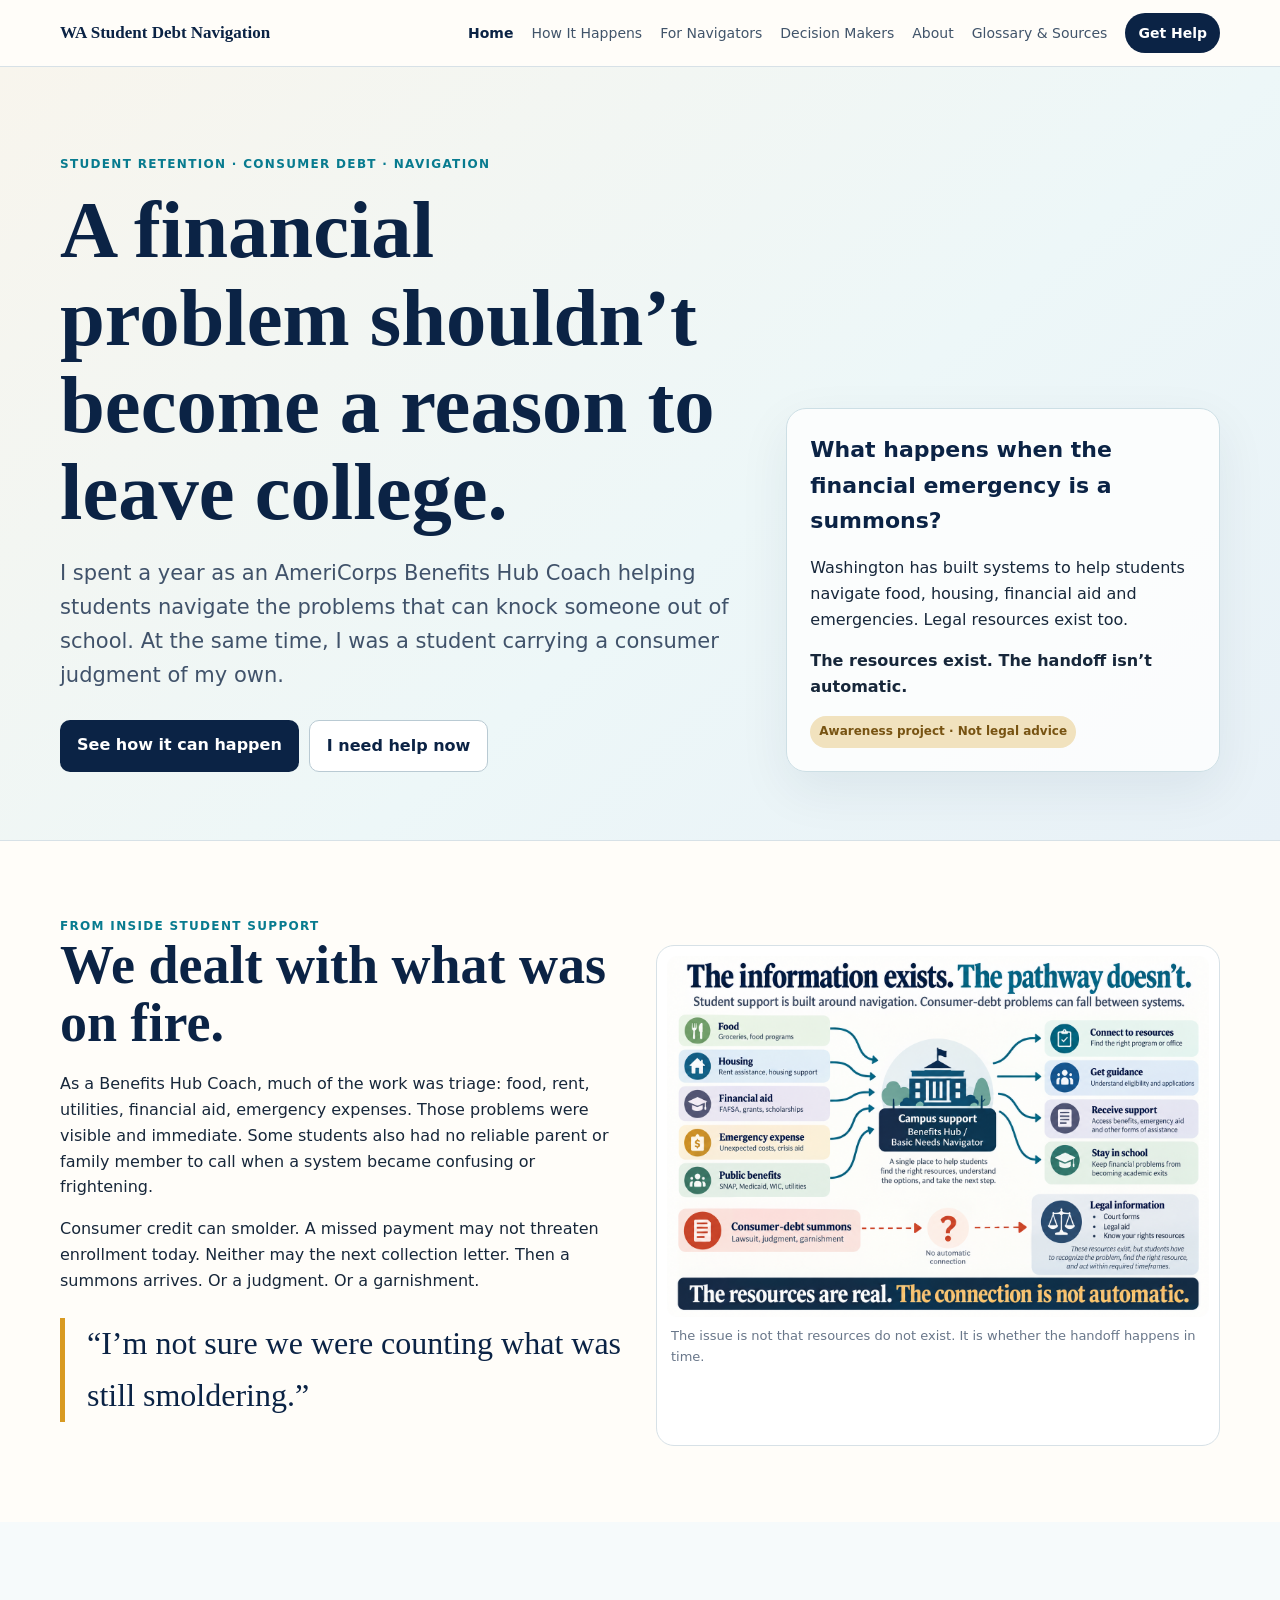
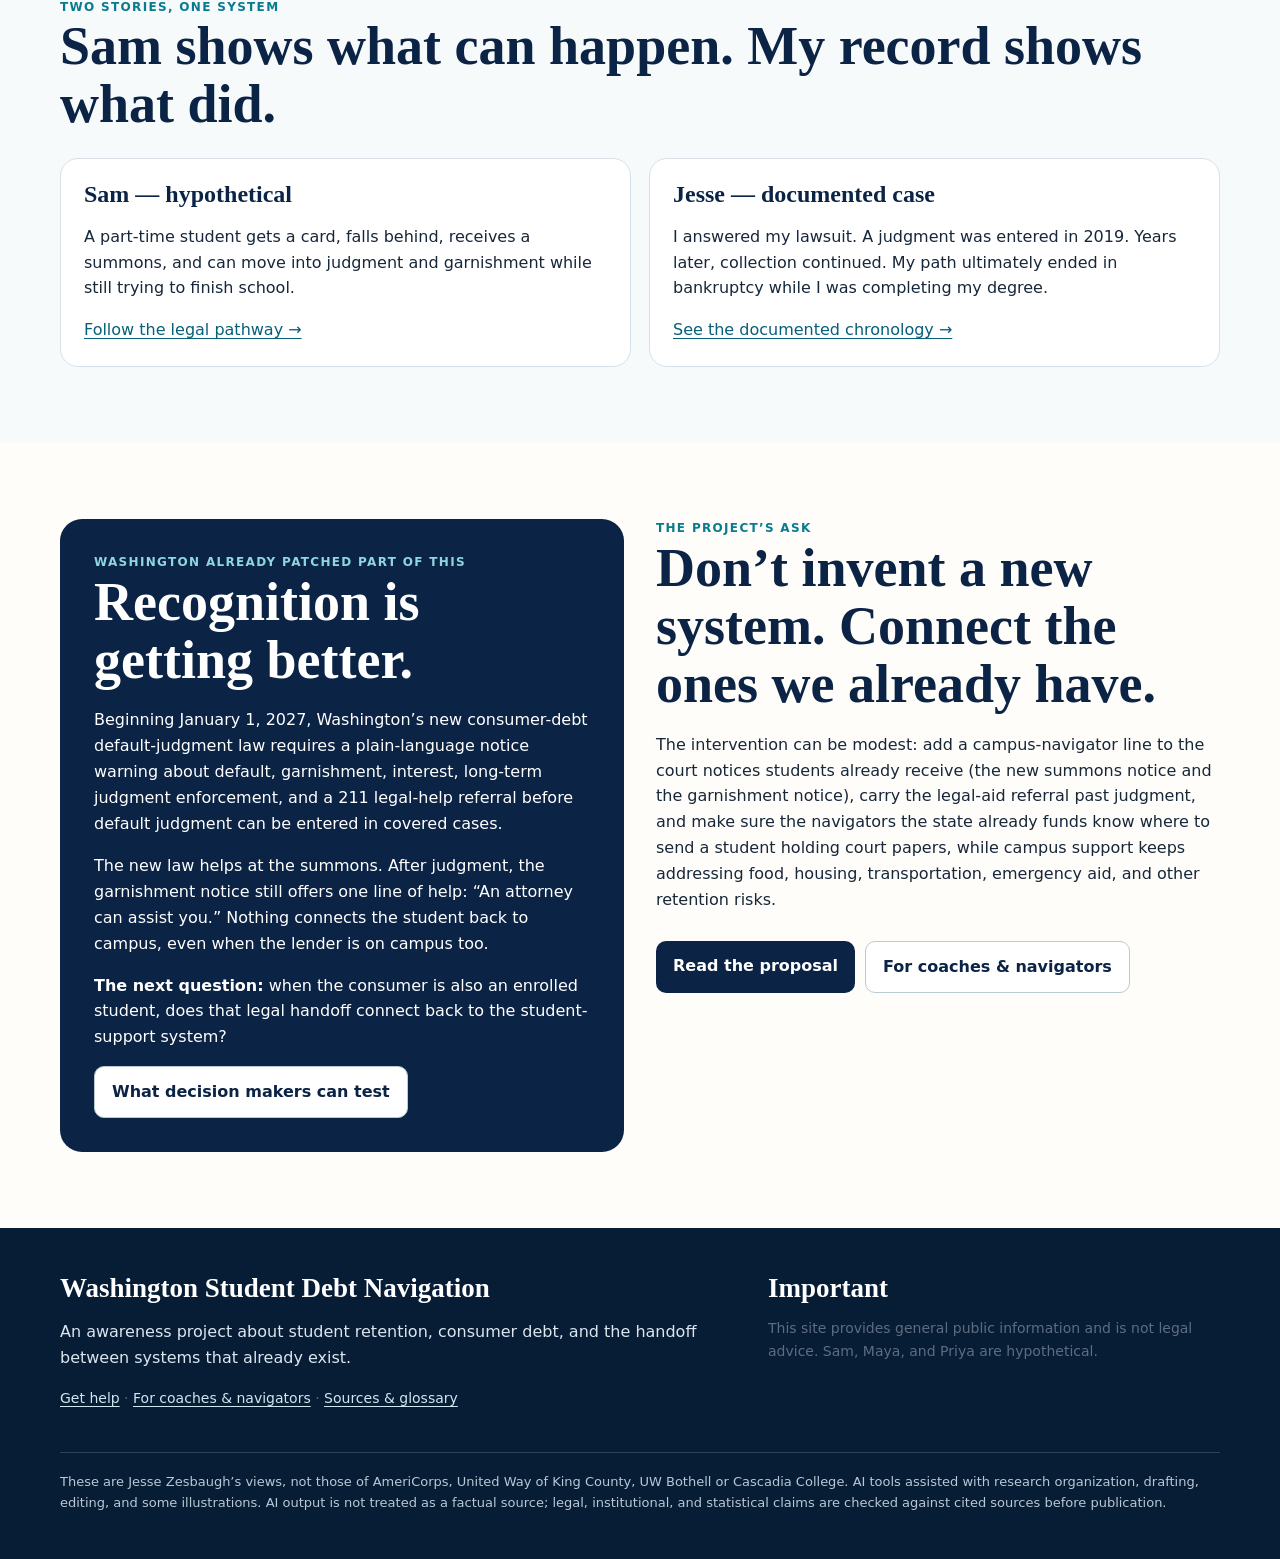
<file: index.html>
<!DOCTYPE html>
<html lang="en"><head><meta charset="utf-8"/><meta content="width=device-width,initial-scale=1" name="viewport"/><title>Washington Student Debt Navigation | Student Retention &amp; Consumer Debt</title><meta content="A Washington public-interest project about student retention, consumer debt lawsuits, garnishment, and the missing handoff between campus support and legal help." name="description"/><link href="assets/css/styles.css" rel="stylesheet"/><meta content="Jesse Zesbaugh" name="author"/><meta content="index,follow,max-image-preview:large,max-snippet:-1,max-video-preview:-1" name="robots"/><meta content="#15354a" name="theme-color"/><meta content="website" property="og:type"/><meta content="WA Student Debt Navigation" property="og:site_name"/><meta content="Washington Student Debt Navigation | Student Retention &amp; Consumer Debt" property="og:title"/><meta content="A Washington public-interest project about student retention, consumer debt lawsuits, garnishment, and the missing handoff between campus support and legal help." property="og:description"/><meta content="https://wastudentdebt.org/" property="og:url"/><meta content="https://wastudentdebt.org/assets/img/recognize-find-act.png" property="og:image"/><meta content="Illustration of the recognize, find, act, and stay-on-track navigation path for Washington students facing consumer debt." property="og:image:alt"/><meta content="summary_large_image" name="twitter:card"/><meta content="Washington Student Debt Navigation | Student Retention &amp; Consumer Debt" name="twitter:title"/><meta content="A Washington public-interest project about student retention, consumer debt lawsuits, garnishment, and the missing handoff between campus support and legal help." name="twitter:description"/><meta content="https://wastudentdebt.org/assets/img/recognize-find-act.png" name="twitter:image"/><link href="https://wastudentdebt.org/" rel="canonical"/><link href="assets/favicon.svg" rel="icon" type="image/svg+xml"/><link href="site.webmanifest" rel="manifest"/><script type="application/ld+json">{"@context":"https://schema.org","@graph":[{"@type":"WebSite","@id":"https://wastudentdebt.org/#website","url":"https://wastudentdebt.org/","name":"Washington Student Debt Navigation","description":"A Washington public-interest project about student retention, consumer debt lawsuits, garnishment, and the missing handoff between campus support and legal help.","inLanguage":"en-US","author":{"@id":"https://wastudentdebt.org/#jesse"}},{"@type":"Person","@id":"https://wastudentdebt.org/#jesse","name":"Jesse Zesbaugh","description":"Former AmeriCorps Benefits Hub Coach and author of the Washington Student Debt Navigation public-interest project."},{"@type":"WebPage","@id":"https://wastudentdebt.org/#webpage","url":"https://wastudentdebt.org/","name":"Washington Student Debt Navigation | Student Retention & Consumer Debt","description":"A Washington public-interest project about student retention, consumer debt lawsuits, garnishment, and the missing handoff between campus support and legal help.","isPartOf":{"@id":"https://wastudentdebt.org/#website"},"inLanguage":"en-US","author":{"@id":"https://wastudentdebt.org/#jesse"},"dateModified":"2026-11-01","lastReviewed":"2026-11-01"}]}</script></head><body><a class="skip" href="#main">Skip to content</a><header class="site-header"><div class="wrap navrow"><a class="brand" href="index.html">WA Student Debt Navigation</a><nav aria-label="Main navigation" class="desktop-nav"><a aria-current="page" href="index.html">Home</a><a href="how-it-happens.html">How It Happens</a><a href="for-navigators.html">For Navigators</a><a href="for-decision-makers.html">Decision Makers</a><a href="about.html">About</a><a href="glossary-sources.html">Glossary &amp; Sources</a><a class="help-link" href="get-help.html">Get Help</a></nav><details class="mobile-nav"><summary>Menu</summary><nav aria-label="Mobile navigation" class="panel"><a aria-current="page" href="index.html">Home</a><a href="how-it-happens.html">How It Happens</a><a href="for-navigators.html">For Navigators</a><a href="for-decision-makers.html">Decision Makers</a><a href="about.html">About</a><a href="glossary-sources.html">Glossary &amp; Sources</a><a class="help-link" href="get-help.html">Get Help Now</a></nav></details></div></header><main id="main">
<section class="hero"><div class="wrap hero-grid"><div><div class="eyebrow">Student retention · consumer debt · navigation</div><h1>A financial problem shouldn’t become a reason to leave college.</h1><p class="lead">I spent a year as an AmeriCorps Benefits Hub Coach helping students navigate the problems that can knock someone out of school. At the same time, I was a student carrying a consumer judgment of my own.</p><div class="buttons"><a class="btn primary" href="how-it-happens.html">See how it can happen</a><a class="btn secondary" href="get-help.html">I need help now</a></div></div><aside class="hero-card"><strong>What happens when the financial emergency is a summons?</strong><p>Washington has built systems to help students navigate food, housing, financial aid and emergencies. Legal resources exist too.</p><p><b>The resources exist. The handoff isn’t automatic.</b></p><span class="badge">Awareness project · Not legal advice</span></aside></div></section>
<section class="section"><div class="wrap grid2"><div><div class="kicker">From inside student support</div><h2>We dealt with what was on fire.</h2><p>As a Benefits Hub Coach, much of the work was triage: food, rent, utilities, financial aid, emergency expenses. Those problems were visible and immediate. Some students also had no reliable parent or family member to call when a system became confusing or frightening.</p><p>Consumer credit can smolder. A missed payment may not threaten enrollment today. Neither may the next collection letter. Then a summons arrives. Or a judgment. Or a garnishment.</p><div class="quote">“I’m not sure we were counting what was still smoldering.”</div></div><div class="figure"><img alt="Diagram showing campus support connected to food, housing, financial aid, emergency expenses, and public benefits, while a consumer-debt summons has no automatic connection to legal information." src="assets/img/navigation-gap.png"/><div class="caption">The issue is not that resources do not exist. It is whether the handoff happens in time.</div></div></div></section>
<section class="section alt"><div class="wrap"><div class="kicker">Two stories, one system</div><h2>Sam shows what can happen. My record shows what did.</h2><div class="cards"><article class="card"><h3>Sam — hypothetical</h3><p>A part-time student gets a card, falls behind, receives a summons, and can move into judgment and garnishment while still trying to finish school.</p><a href="how-it-happens.html">Follow the legal pathway →</a></article><article class="card"><h3>Jesse — documented case</h3><p>I answered my lawsuit. A judgment was entered in 2019. Years later, collection continued. My path ultimately ended in bankruptcy while I was completing my degree.</p><a href="about.html">See the documented chronology →</a></article></div></div></section>
<section class="section"><div class="wrap grid2"><div class="callout"><div class="kicker">Washington already patched part of this</div><h2>Recognition is getting better.</h2><p>Beginning January 1, 2027, Washington’s new consumer-debt default-judgment law requires a plain-language notice warning about default, garnishment, interest, long-term judgment enforcement, and a 211 legal-help referral before default judgment can be entered in covered cases.</p><p>The new law helps at the summons. After judgment, the garnishment notice still offers one line of help: “An attorney can assist you.” Nothing connects the student back to campus, even when the lender is on campus too.</p><p><b>The next question:</b> when the consumer is also an enrolled student, does that legal handoff connect back to the student-support system?</p><a class="btn secondary" href="for-decision-makers.html">What decision makers can test</a></div><div><div class="kicker">The project’s ask</div><h2>Don’t invent a new system. Connect the ones we already have.</h2><p>The intervention can be modest: add a campus-navigator line to the court notices students already receive (the new summons notice and the garnishment notice), carry the legal-aid referral past judgment, and make sure the navigators the state already funds know where to send a student holding court papers, while campus support keeps addressing food, housing, transportation, emergency aid, and other retention risks.</p><div class="buttons"><a class="btn primary" href="for-decision-makers.html#proposal">Read the proposal</a><a class="btn secondary" href="for-navigators.html">For coaches &amp; navigators</a></div></div></div></section>
</main><footer class="site-footer"><div class="wrap"><div class="footer-grid"><div><h3>Washington Student Debt Navigation</h3><p>An awareness project about student retention, consumer debt, and the handoff between systems that already exist.</p><p class="small"><a href="get-help.html">Get help</a> · <a href="for-navigators.html">For coaches &amp; navigators</a> · <a href="glossary-sources.html">Sources &amp; glossary</a></p></div><div><h3>Important</h3><p class="small">This site provides general public information and is not legal advice. Sam, Maya, and Priya are hypothetical.</p></div></div><div class="legal">These are Jesse Zesbaugh’s views, not those of AmeriCorps, United Way of King County, UW Bothell or Cascadia College. AI tools assisted with research organization, drafting, editing, and some illustrations. AI output is not treated as a factual source; legal, institutional, and statistical claims are checked against cited sources before publication.</div></div></footer><script src="assets/js/site.js"></script></body></html>
</file>
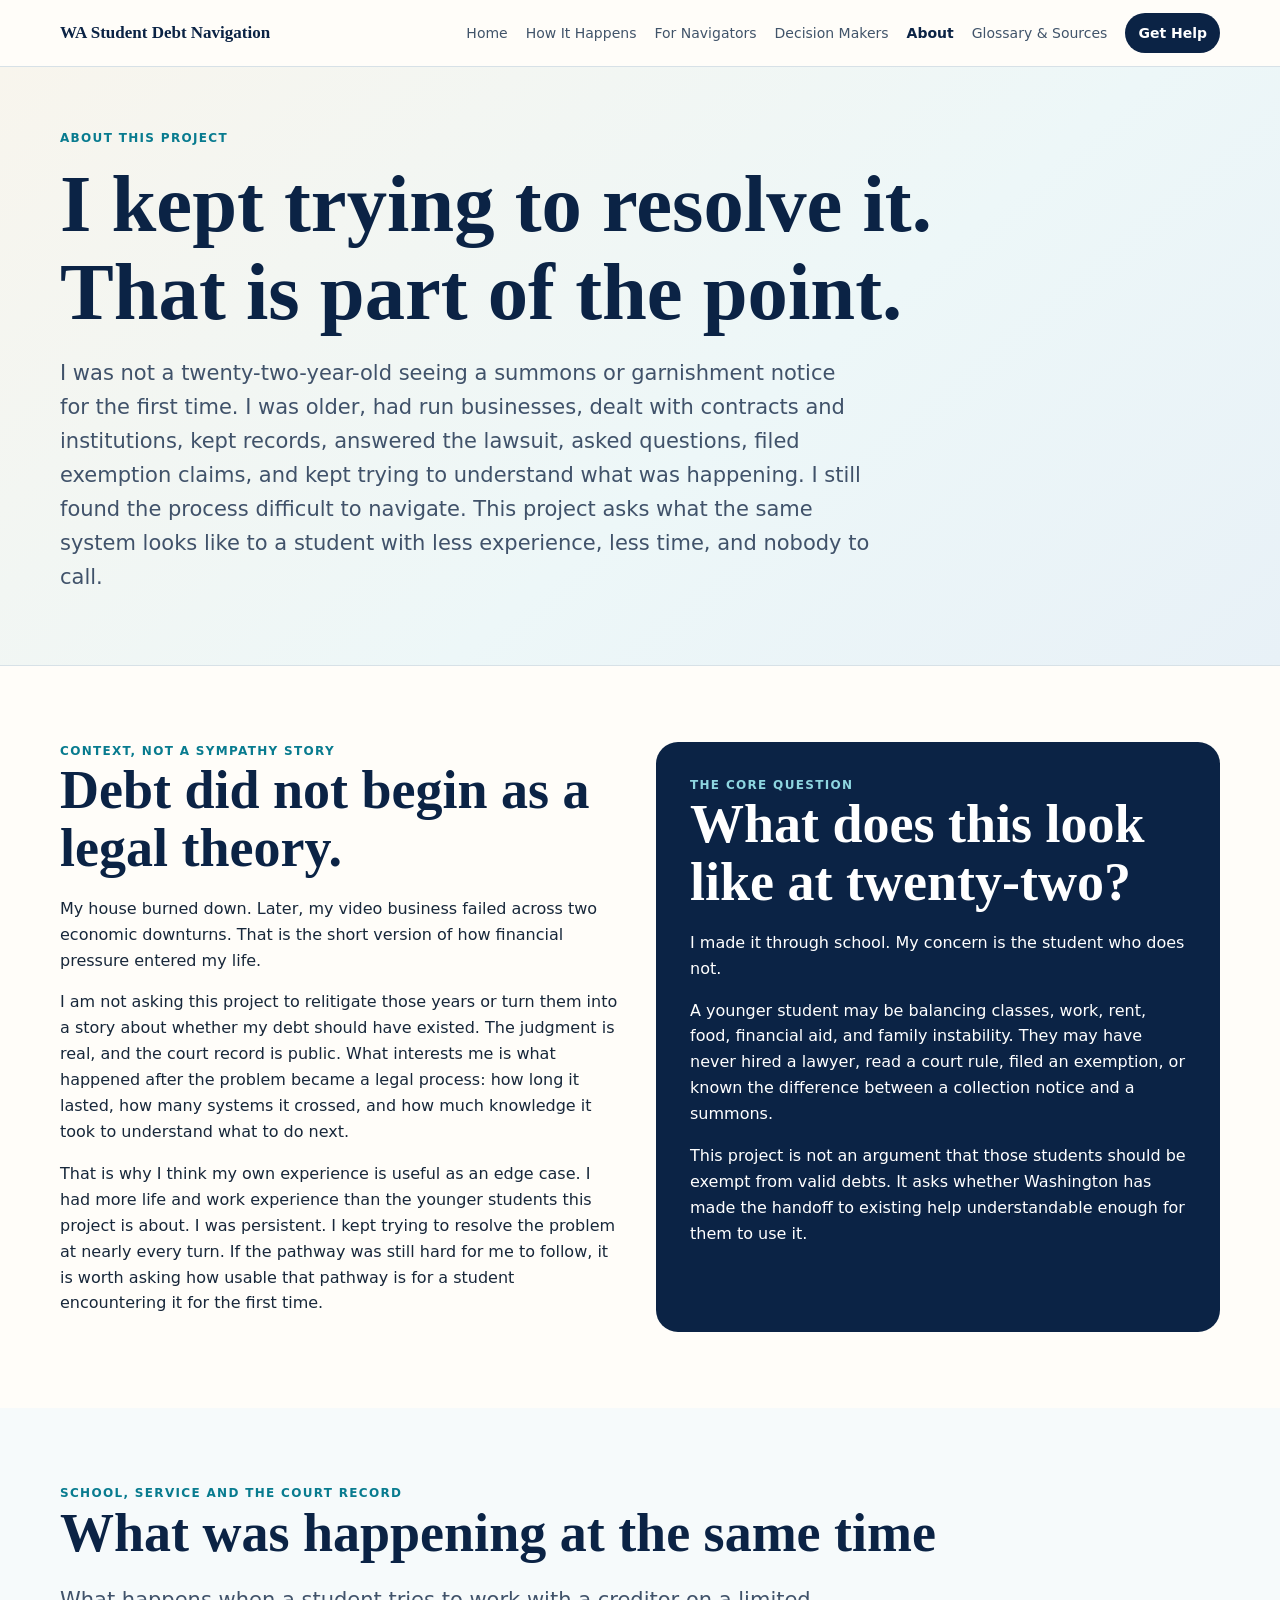
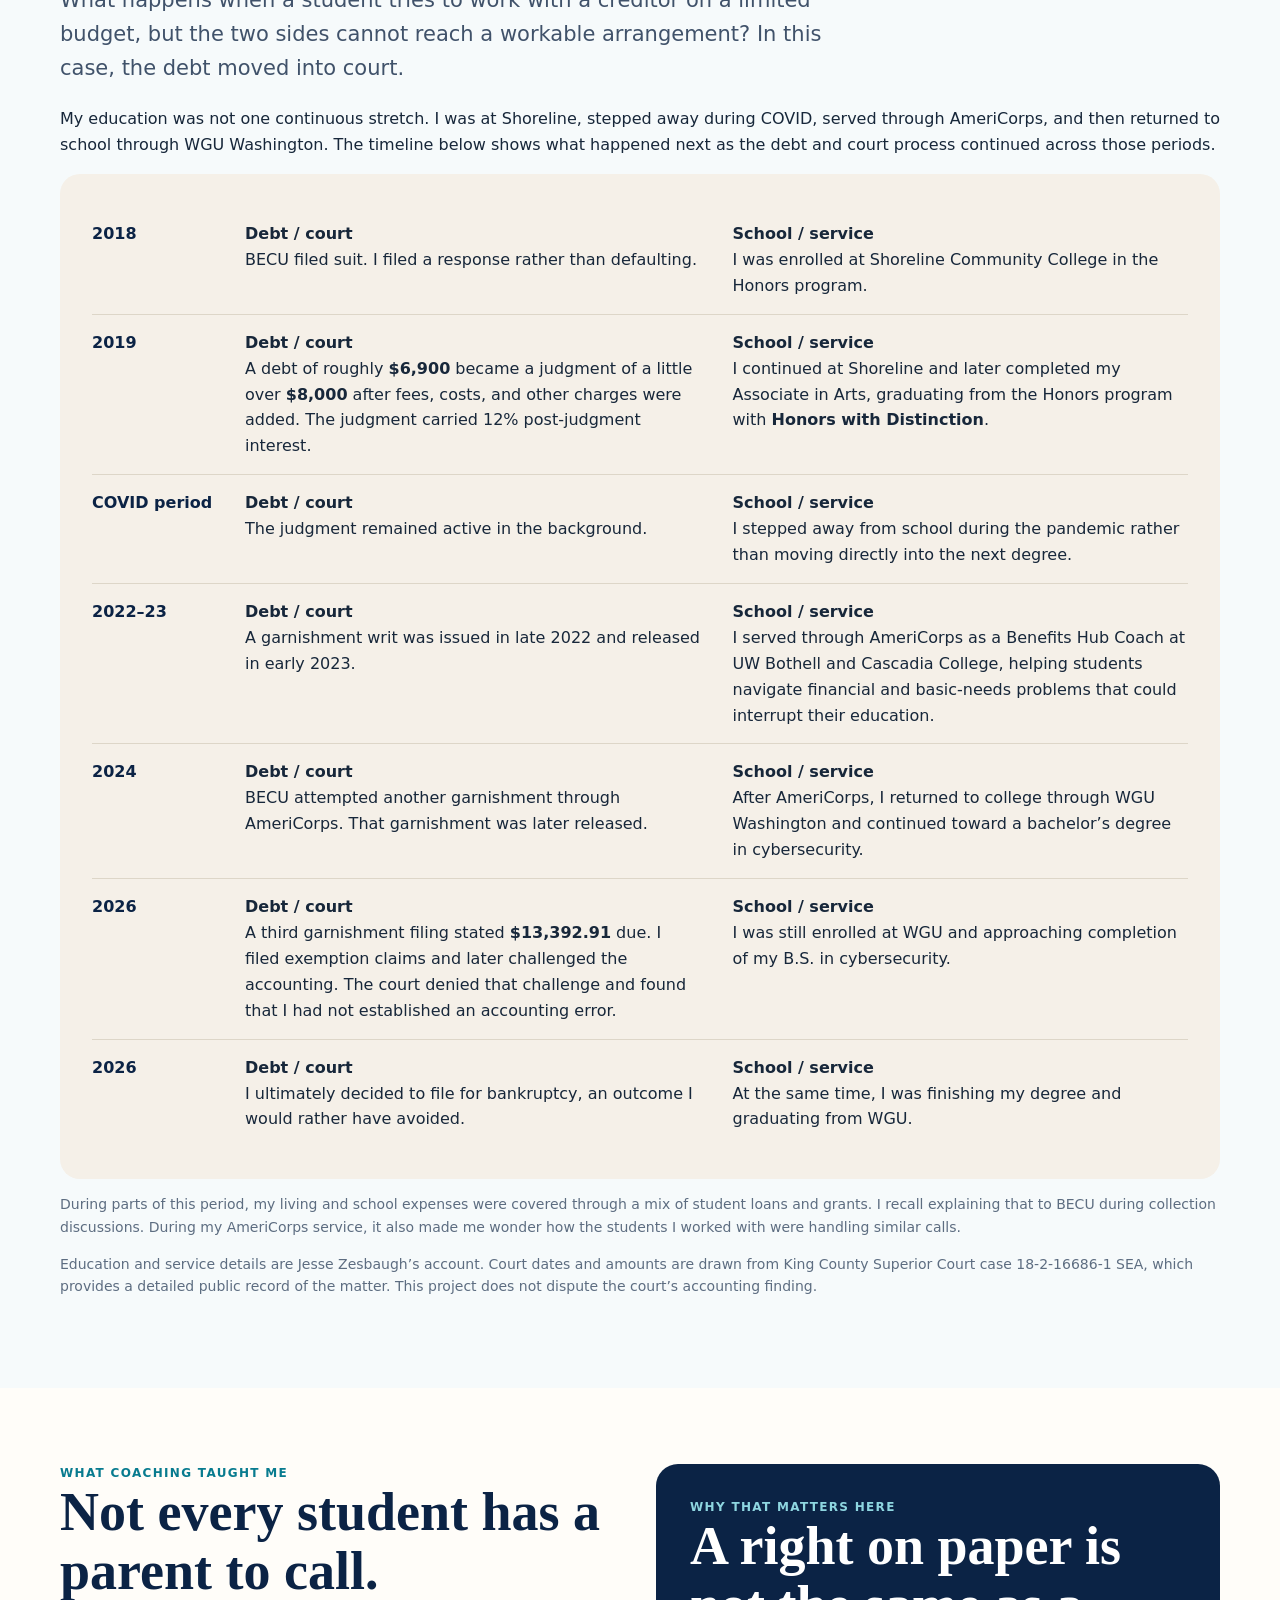
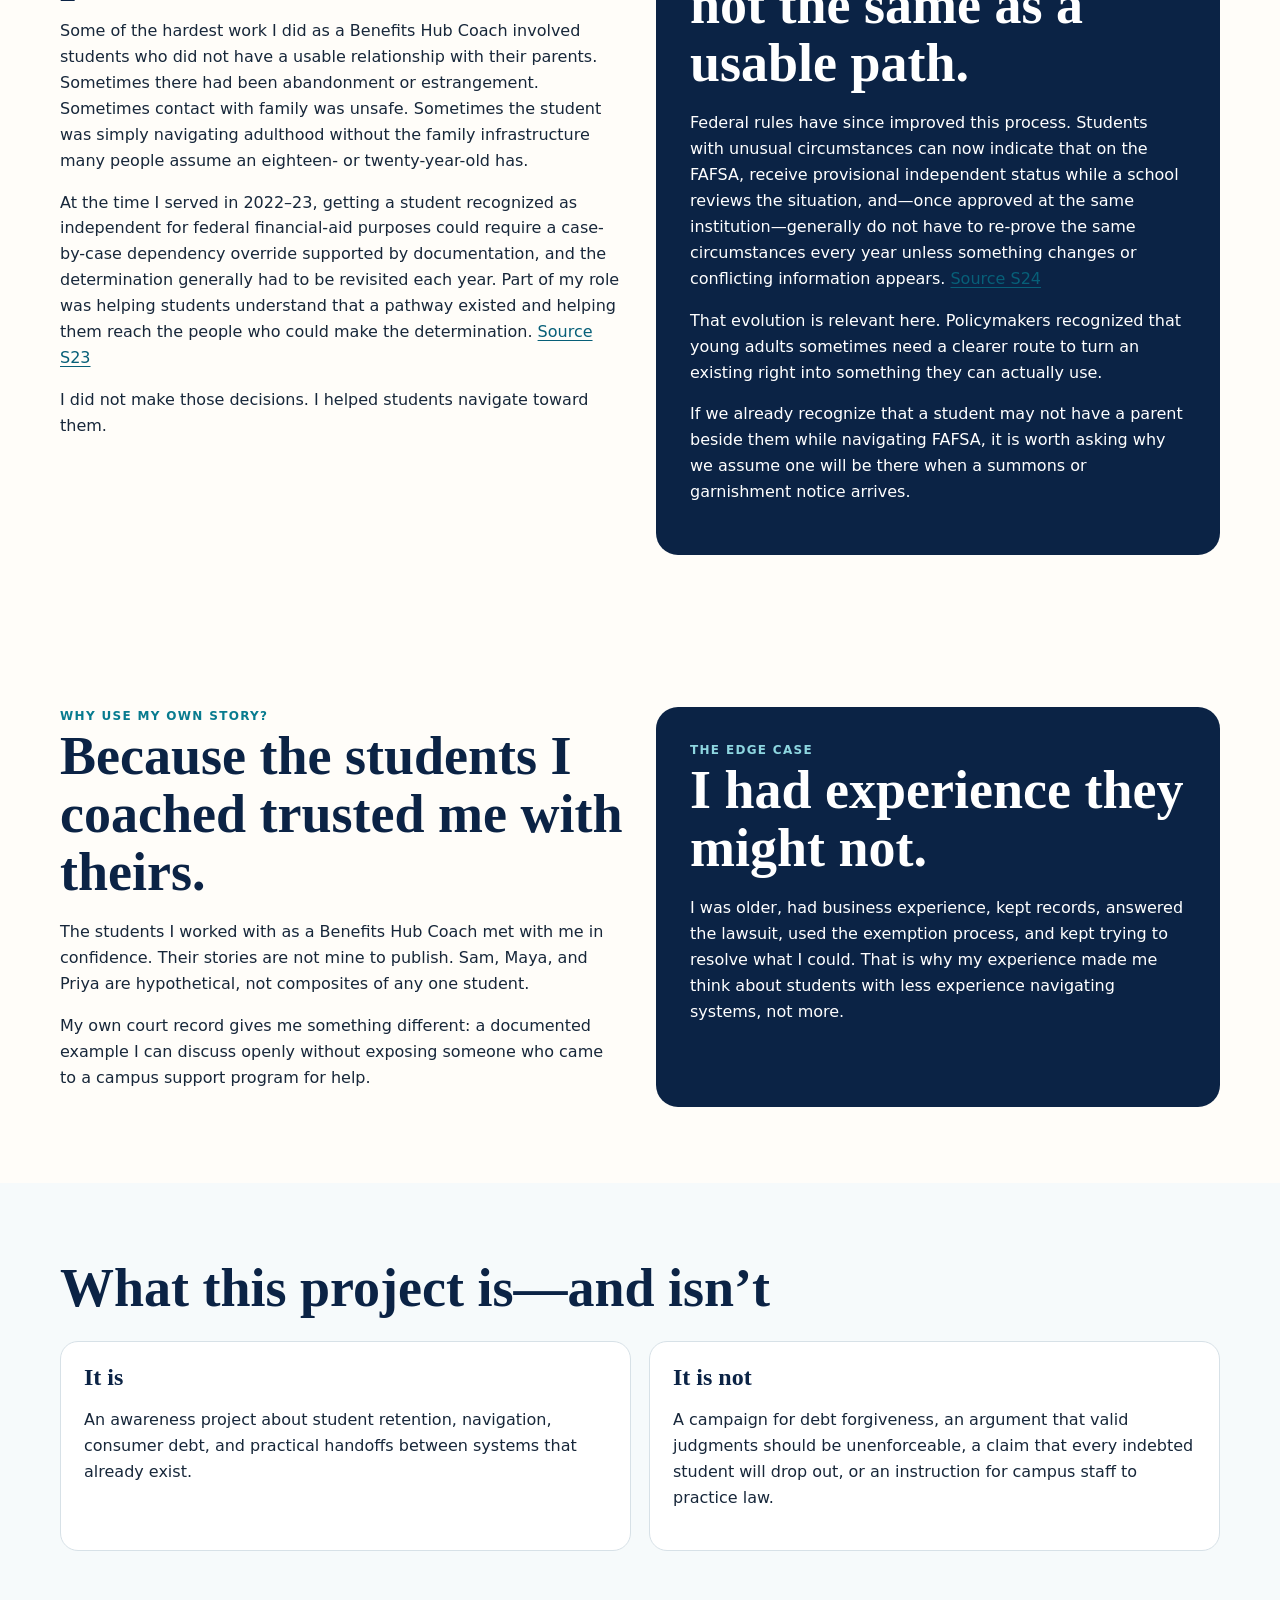
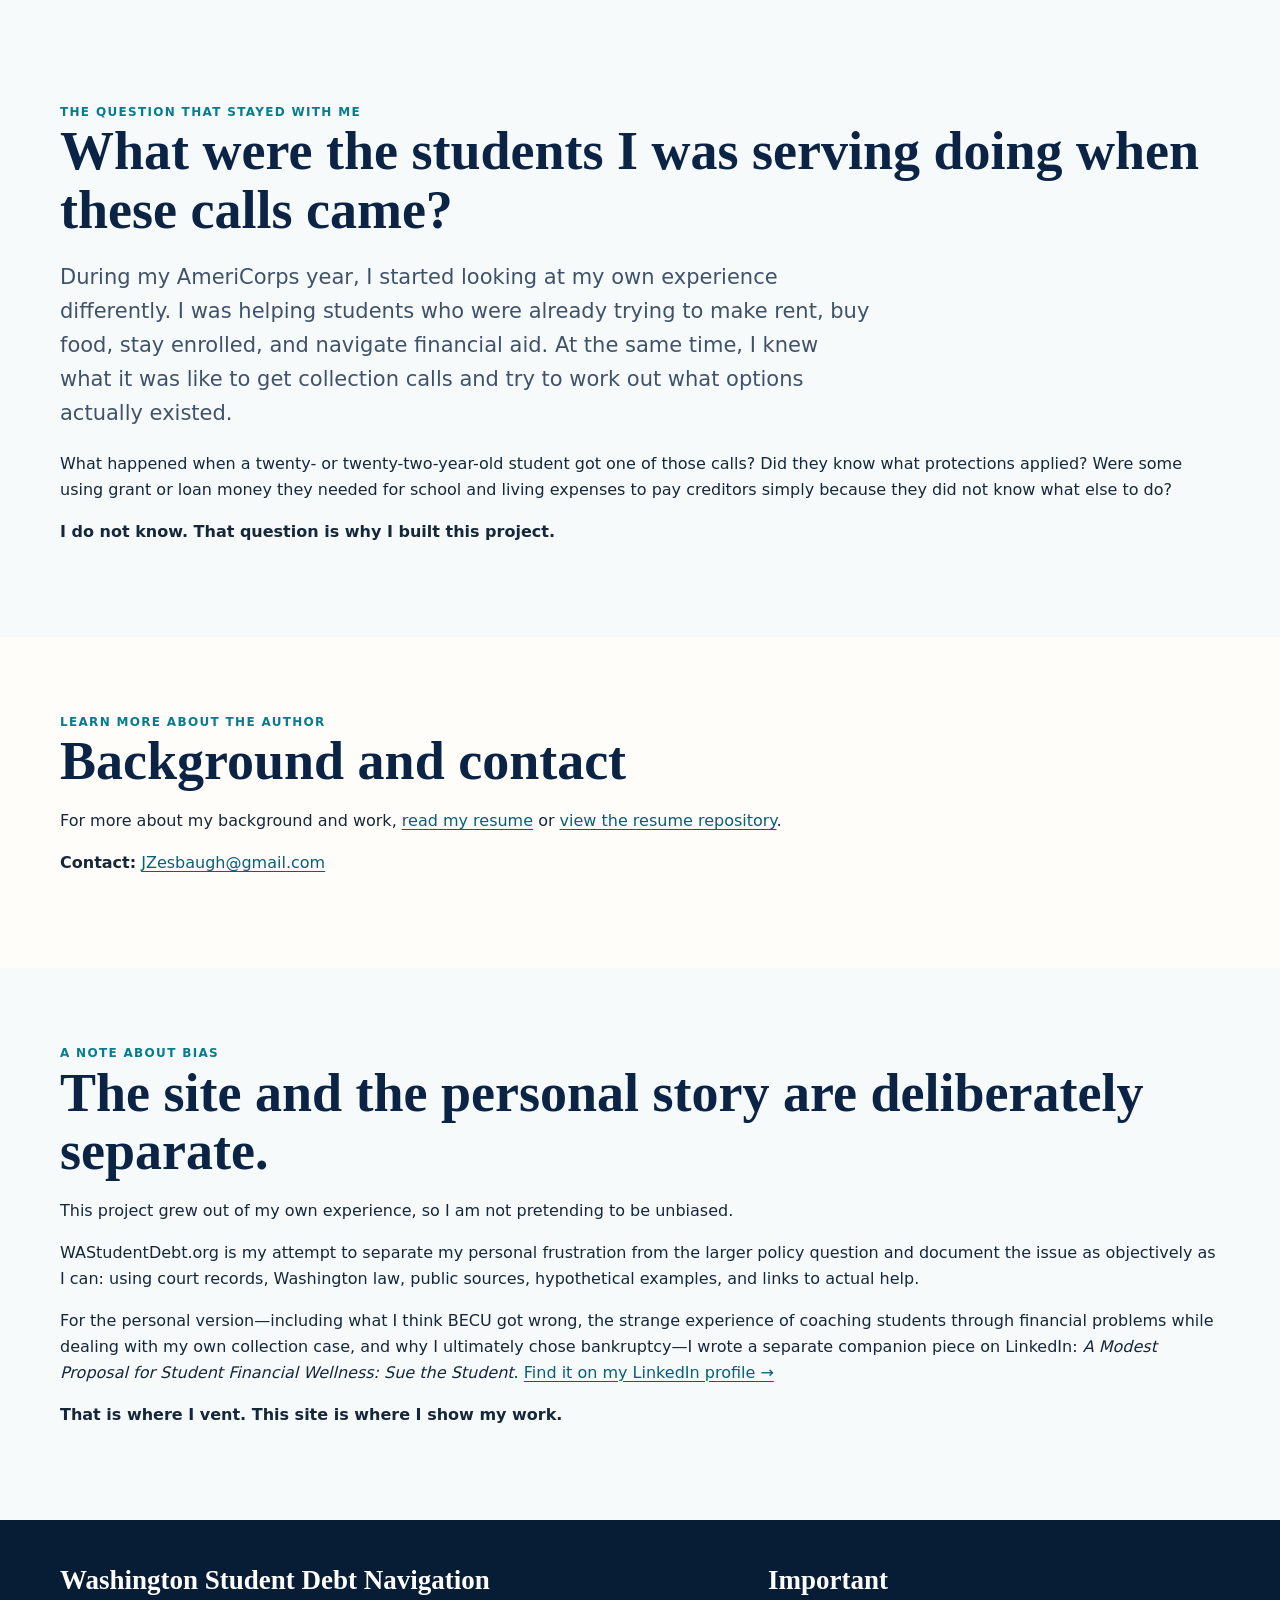
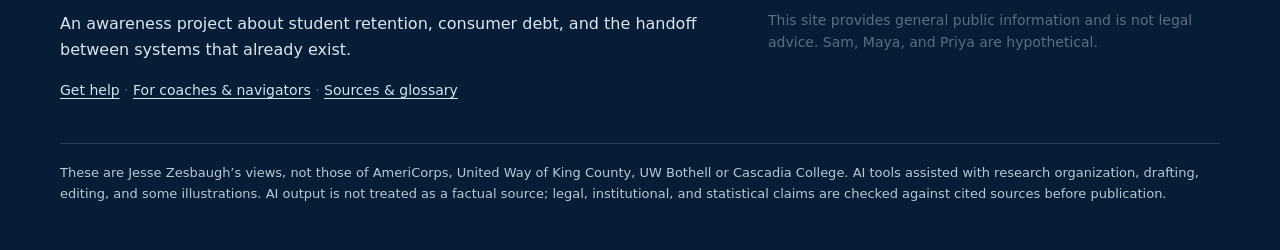
<file: about.html>
<!DOCTYPE html>

<html lang="en"><head><meta charset="utf-8"/><meta content="width=device-width,initial-scale=1" name="viewport"/><title>About Jesse Zesbaugh &amp; WA Student Debt Navigation</title><meta content="Why Jesse Zesbaugh created this project: a Shoreline Honors education, a COVID interruption, AmeriCorps student-support service, a return to WGU Washington, and the question of how younger students navigate consumer debt." name="description"/><link href="assets/css/styles.css" rel="stylesheet"/><meta content="Jesse Zesbaugh" name="author"/><meta content="index,follow,max-image-preview:large,max-snippet:-1,max-video-preview:-1" name="robots"/><meta content="#15354a" name="theme-color"/><meta content="website" property="og:type"/><meta content="WA Student Debt Navigation" property="og:site_name"/><meta content="About Jesse Zesbaugh &amp; WA Student Debt Navigation" property="og:title"/><meta content="Why Jesse Zesbaugh created this project: a Shoreline Honors education, a COVID interruption, AmeriCorps student-support service, a return to WGU Washington, and the question of how younger students navigate consumer debt." property="og:description"/><meta content="https://wastudentdebt.org/about.html" property="og:url"/><meta content="https://wastudentdebt.org/assets/img/recognize-find-act.png" property="og:image"/><meta content="Illustration of the recognize, find, act, and stay-on-track navigation path for Washington students facing consumer debt." property="og:image:alt"/><meta content="summary_large_image" name="twitter:card"/><meta content="About Jesse Zesbaugh &amp; WA Student Debt Navigation" name="twitter:title"/><meta content="Why Jesse Zesbaugh created this project: a Shoreline Honors education, a COVID interruption, AmeriCorps student-support service, a return to WGU Washington, and the question of how younger students navigate consumer debt." name="twitter:description"/><meta content="https://wastudentdebt.org/assets/img/recognize-find-act.png" name="twitter:image"/><link href="https://wastudentdebt.org/about.html" rel="canonical"/><link href="assets/favicon.svg" rel="icon" type="image/svg+xml"/><link href="site.webmanifest" rel="manifest"/><script type="application/ld+json">{"@context":"https://schema.org","@graph":[{"@type":"WebSite","@id":"https://wastudentdebt.org/#website","url":"https://wastudentdebt.org/","name":"Washington Student Debt Navigation","description":"A Washington public-interest project about student retention, consumer debt lawsuits, garnishment, and the missing handoff between campus support and legal help.","inLanguage":"en-US","author":{"@id":"https://wastudentdebt.org/#jesse"}},{"@type":"Person","@id":"https://wastudentdebt.org/#jesse","name":"Jesse Zesbaugh","description":"Former AmeriCorps Benefits Hub Coach and author of the Washington Student Debt Navigation public-interest project."},{"@type":"AboutPage","@id":"https://wastudentdebt.org/about.html#webpage","url":"https://wastudentdebt.org/about.html","name":"About Jesse Zesbaugh & WA Student Debt Navigation","description":"Why Jesse Zesbaugh created this project: a Shoreline Honors education, a COVID interruption, AmeriCorps student-support service, a return to WGU Washington, and the question of how younger students navigate consumer debt.","isPartOf":{"@id":"https://wastudentdebt.org/#website"},"inLanguage":"en-US","author":{"@id":"https://wastudentdebt.org/#jesse"},"dateModified":"2026-10-09","lastReviewed":"2026-10-07"}]}</script></head><body><a class="skip" href="#main">Skip to content</a><header class="site-header"><div class="wrap navrow"><a class="brand" href="index.html">WA Student Debt Navigation</a><nav aria-label="Main navigation" class="desktop-nav"><a href="index.html">Home</a><a href="how-it-happens.html">How It Happens</a><a href="for-navigators.html">For Navigators</a><a href="for-decision-makers.html">Decision Makers</a><a aria-current="page" href="about.html">About</a><a href="glossary-sources.html">Glossary &amp; Sources</a><a class="help-link" href="get-help.html">Get Help</a></nav><details class="mobile-nav"><summary>Menu</summary><nav aria-label="Mobile navigation" class="panel"><a href="index.html">Home</a><a href="how-it-happens.html">How It Happens</a><a href="for-navigators.html">For Navigators</a><a href="for-decision-makers.html">Decision Makers</a><a aria-current="page" href="about.html">About</a><a href="glossary-sources.html">Glossary &amp; Sources</a><a class="help-link" href="get-help.html">Get Help Now</a></nav></details></div></header><main id="main">
<section class="hero compact"><div class="wrap"><div class="eyebrow">About this project</div><h1>I kept trying to resolve it. That is part of the point.</h1><p class="lead">I was not a twenty-two-year-old seeing a summons or garnishment notice for the first time. I was older, had run businesses, dealt with contracts and institutions, kept records, answered the lawsuit, asked questions, filed exemption claims, and kept trying to understand what was happening. I still found the process difficult to navigate. This project asks what the same system looks like to a student with less experience, less time, and nobody to call.</p></div></section>
<section class="section"><div class="wrap grid2"><div><div class="kicker">Context, not a sympathy story</div><h2>Debt did not begin as a legal theory.</h2><p>My house burned down. Later, my video business failed across two economic downturns. That is the short version of how financial pressure entered my life.</p><p>I am not asking this project to relitigate those years or turn them into a story about whether my debt should have existed. The judgment is real, and the court record is public. What interests me is what happened after the problem became a legal process: how long it lasted, how many systems it crossed, and how much knowledge it took to understand what to do next.</p><p>That is why I think my own experience is useful as an edge case. I had more life and work experience than the younger students this project is about. I was persistent. I kept trying to resolve the problem at nearly every turn. If the pathway was still hard for me to follow, it is worth asking how usable that pathway is for a student encountering it for the first time.</p></div><div class="callout"><div class="kicker">The core question</div><h2>What does this look like at twenty-two?</h2><p>I made it through school. My concern is the student who does not.</p><p>A younger student may be balancing classes, work, rent, food, financial aid, and family instability. They may have never hired a lawyer, read a court rule, filed an exemption, or known the difference between a collection notice and a summons.</p><p>This project is not an argument that those students should be exempt from valid debts. It asks whether Washington has made the handoff to existing help understandable enough for them to use it.</p></div></div></section>
<section class="section alt"><div class="wrap">
<div class="kicker">School, service and the court record</div>
<h2>What was happening at the same time</h2>
<p class="lead">What happens when a student tries to work with a creditor on a limited budget, but the two sides cannot reach a workable arrangement? In this case, the debt moved into court.</p><p>My education was not one continuous stretch. I was at Shoreline, stepped away during COVID, served through AmeriCorps, and then returned to school through WGU Washington. The timeline below shows what happened next as the debt and court process continued across those periods.</p>
<div class="record">
<div class="record-row">
<div class="date">2018</div>
<div class="grid2"><div><b>Debt / court</b><br/>BECU filed suit. I filed a response rather than defaulting.</div><div><b>School / service</b><br/>I was enrolled at Shoreline Community College in the Honors program.</div></div>
</div>
<div class="record-row">
<div class="date">2019</div>
<div class="grid2"><div><b>Debt / court</b><br/>A debt of roughly <b>$6,900</b> became a judgment of a little over <b>$8,000</b> after fees, costs, and other charges were added. The judgment carried 12% post-judgment interest.</div><div><b>School / service</b><br/>I continued at Shoreline and later completed my Associate in Arts, graduating from the Honors program with <b>Honors with Distinction</b>.</div></div>
</div>
<div class="record-row">
<div class="date">COVID period</div>
<div class="grid2"><div><b>Debt / court</b><br/>The judgment remained active in the background.</div><div><b>School / service</b><br/>I stepped away from school during the pandemic rather than moving directly into the next degree.</div></div>
</div>
<div class="record-row">
<div class="date">2022–23</div>
<div class="grid2"><div><b>Debt / court</b><br/>A garnishment writ was issued in late 2022 and released in early 2023.</div><div><b>School / service</b><br/>I served through AmeriCorps as a Benefits Hub Coach at UW Bothell and Cascadia College, helping students navigate financial and basic-needs problems that could interrupt their education.</div></div>
</div>
<div class="record-row">
<div class="date">2024</div>
<div class="grid2"><div><b>Debt / court</b><br/>BECU attempted another garnishment through AmeriCorps. That garnishment was later released.</div><div><b>School / service</b><br/>After AmeriCorps, I returned to college through WGU Washington and continued toward a bachelor’s degree in cybersecurity.</div></div>
</div>
<div class="record-row">
<div class="date">2026</div>
<div class="grid2"><div><b>Debt / court</b><br/>A third garnishment filing stated <b>$13,392.91</b> due. I filed exemption claims and later challenged the accounting. The court denied that challenge and found that I had not established an accounting error.</div><div><b>School / service</b><br/>I was still enrolled at WGU and approaching completion of my B.S. in cybersecurity.</div></div>
</div>
<div class="record-row">
<div class="date">2026</div>
<div class="grid2"><div><b>Debt / court</b><br/>I ultimately decided to file for bankruptcy, an outcome I would rather have avoided.</div><div><b>School / service</b><br/>At the same time, I was finishing my degree and graduating from WGU.</div></div>
</div>
</div>
<p class="small">During parts of this period, my living and school expenses were covered through a mix of student loans and grants. I recall explaining that to BECU during collection discussions. During my AmeriCorps service, it also made me wonder how the students I worked with were handling similar calls.</p>
<p class="small">Education and service details are Jesse Zesbaugh’s account. Court dates and amounts are drawn from King County Superior Court case 18-2-16686-1 SEA, which provides a detailed public record of the matter. This project does not dispute the court’s accounting finding.</p>
</div></section>
<section class="section"><div class="wrap grid2"><div><div class="kicker">What coaching taught me</div><h2>Not every student has a parent to call.</h2><p>Some of the hardest work I did as a Benefits Hub Coach involved students who did not have a usable relationship with their parents. Sometimes there had been abandonment or estrangement. Sometimes contact with family was unsafe. Sometimes the student was simply navigating adulthood without the family infrastructure many people assume an eighteen- or twenty-year-old has.</p><p>At the time I served in 2022–23, getting a student recognized as independent for federal financial-aid purposes could require a case-by-case dependency override supported by documentation, and the determination generally had to be revisited each year. Part of my role was helping students understand that a pathway existed and helping them reach the people who could make the determination. <a href="glossary-sources.html#s23">Source S23</a></p><p>I did not make those decisions. I helped students navigate toward them.</p></div><div class="callout"><div class="kicker">Why that matters here</div><h2>A right on paper is not the same as a usable path.</h2><p>Federal rules have since improved this process. Students with unusual circumstances can now indicate that on the FAFSA, receive provisional independent status while a school reviews the situation, and—once approved at the same institution—generally do not have to re-prove the same circumstances every year unless something changes or conflicting information appears. <a href="glossary-sources.html#s24">Source S24</a></p><p>That evolution is relevant here. Policymakers recognized that young adults sometimes need a clearer route to turn an existing right into something they can actually use.</p><p>If we already recognize that a student may not have a parent beside them while navigating FAFSA, it is worth asking why we assume one will be there when a summons or garnishment notice arrives.</p></div></div></section>

<section class="section"><div class="wrap grid2">
<div><div class="kicker">Why use my own story?</div><h2>Because the students I coached trusted me with theirs.</h2><p>The students I worked with as a Benefits Hub Coach met with me in confidence. Their stories are not mine to publish. Sam, Maya, and Priya are hypothetical, not composites of any one student.</p><p>My own court record gives me something different: a documented example I can discuss openly without exposing someone who came to a campus support program for help.</p></div>
<div class="callout"><div class="kicker">The edge case</div><h2>I had experience they might not.</h2><p>I was older, had business experience, kept records, answered the lawsuit, used the exemption process, and kept trying to resolve what I could. That is why my experience made me think about students with less experience navigating systems, not more.</p></div>
</div></section>
<section class="section alt"><div class="wrap"><h2>What this project is—and isn’t</h2><div class="cards"><article class="card"><h3>It is</h3><p>An awareness project about student retention, navigation, consumer debt, and practical handoffs between systems that already exist.</p></article><article class="card"><h3>It is not</h3><p>A campaign for debt forgiveness, an argument that valid judgments should be unenforceable, a claim that every indebted student will drop out, or an instruction for campus staff to practice law.</p></article></div></div></section><section class="section alt"><div class="wrap"><div class="kicker">The question that stayed with me</div><h2>What were the students I was serving doing when these calls came?</h2><p class="lead">During my AmeriCorps year, I started looking at my own experience differently. I was helping students who were already trying to make rent, buy food, stay enrolled, and navigate financial aid. At the same time, I knew what it was like to get collection calls and try to work out what options actually existed.</p><p>What happened when a twenty- or twenty-two-year-old student got one of those calls? Did they know what protections applied? Were some using grant or loan money they needed for school and living expenses to pay creditors simply because they did not know what else to do?</p><p><b>I do not know. That question is why I built this project.</b></p></div></section>
<section class="section"><div class="wrap"><div class="kicker">Learn more about the author</div><h2>Background and contact</h2><p>For more about my background and work, <a href="https://jzesbaugh.github.io/resume/">read my resume</a> or <a href="https://github.com/jzesbaugh/resume">view the resume repository</a>.</p><p><b>Contact:</b> <a href="mailto:JZesbaugh@gmail.com">JZesbaugh@gmail.com</a></p></div></section>
<section class="section alt"><div class="wrap"><div class="kicker">A note about bias</div><h2>The site and the personal story are deliberately separate.</h2><p>This project grew out of my own experience, so I am not pretending to be unbiased.</p><p>WAStudentDebt.org is my attempt to separate my personal frustration from the larger policy question and document the issue as objectively as I can: using court records, Washington law, public sources, hypothetical examples, and links to actual help.</p><p>For the personal version—including what I think BECU got wrong, the strange experience of coaching students through financial problems while dealing with my own collection case, and why I ultimately chose bankruptcy—I wrote a separate companion piece on LinkedIn: <cite>A Modest Proposal for Student Financial Wellness: Sue the Student</cite>. <a href="https://www.linkedin.com/pulse/modest-proposal-student-financial-wellness-sue-jesse-zesbaugh-1idec/" rel="noopener noreferrer" target="_blank">Find it on my LinkedIn profile →</a></p><p><b>That is where I vent. This site is where I show my work.</b></p></div></section>
</main><footer class="site-footer"><div class="wrap"><div class="footer-grid"><div><h3>Washington Student Debt Navigation</h3><p>An awareness project about student retention, consumer debt, and the handoff between systems that already exist.</p><p class="small"><a href="get-help.html">Get help</a> · <a href="for-navigators.html">For coaches &amp; navigators</a> · <a href="glossary-sources.html">Sources &amp; glossary</a></p></div><div><h3>Important</h3><p class="small">This site provides general public information and is not legal advice. Sam, Maya, and Priya are hypothetical.</p></div></div><div class="legal">These are Jesse Zesbaugh’s views, not those of AmeriCorps, United Way of King County, UW Bothell or Cascadia College. AI tools assisted with research organization, drafting, editing, and some illustrations. AI output is not treated as a factual source; legal, institutional, and statistical claims are checked against cited sources before publication.</div></div></footer><script src="assets/js/site.js"></script></body></html>
</file>
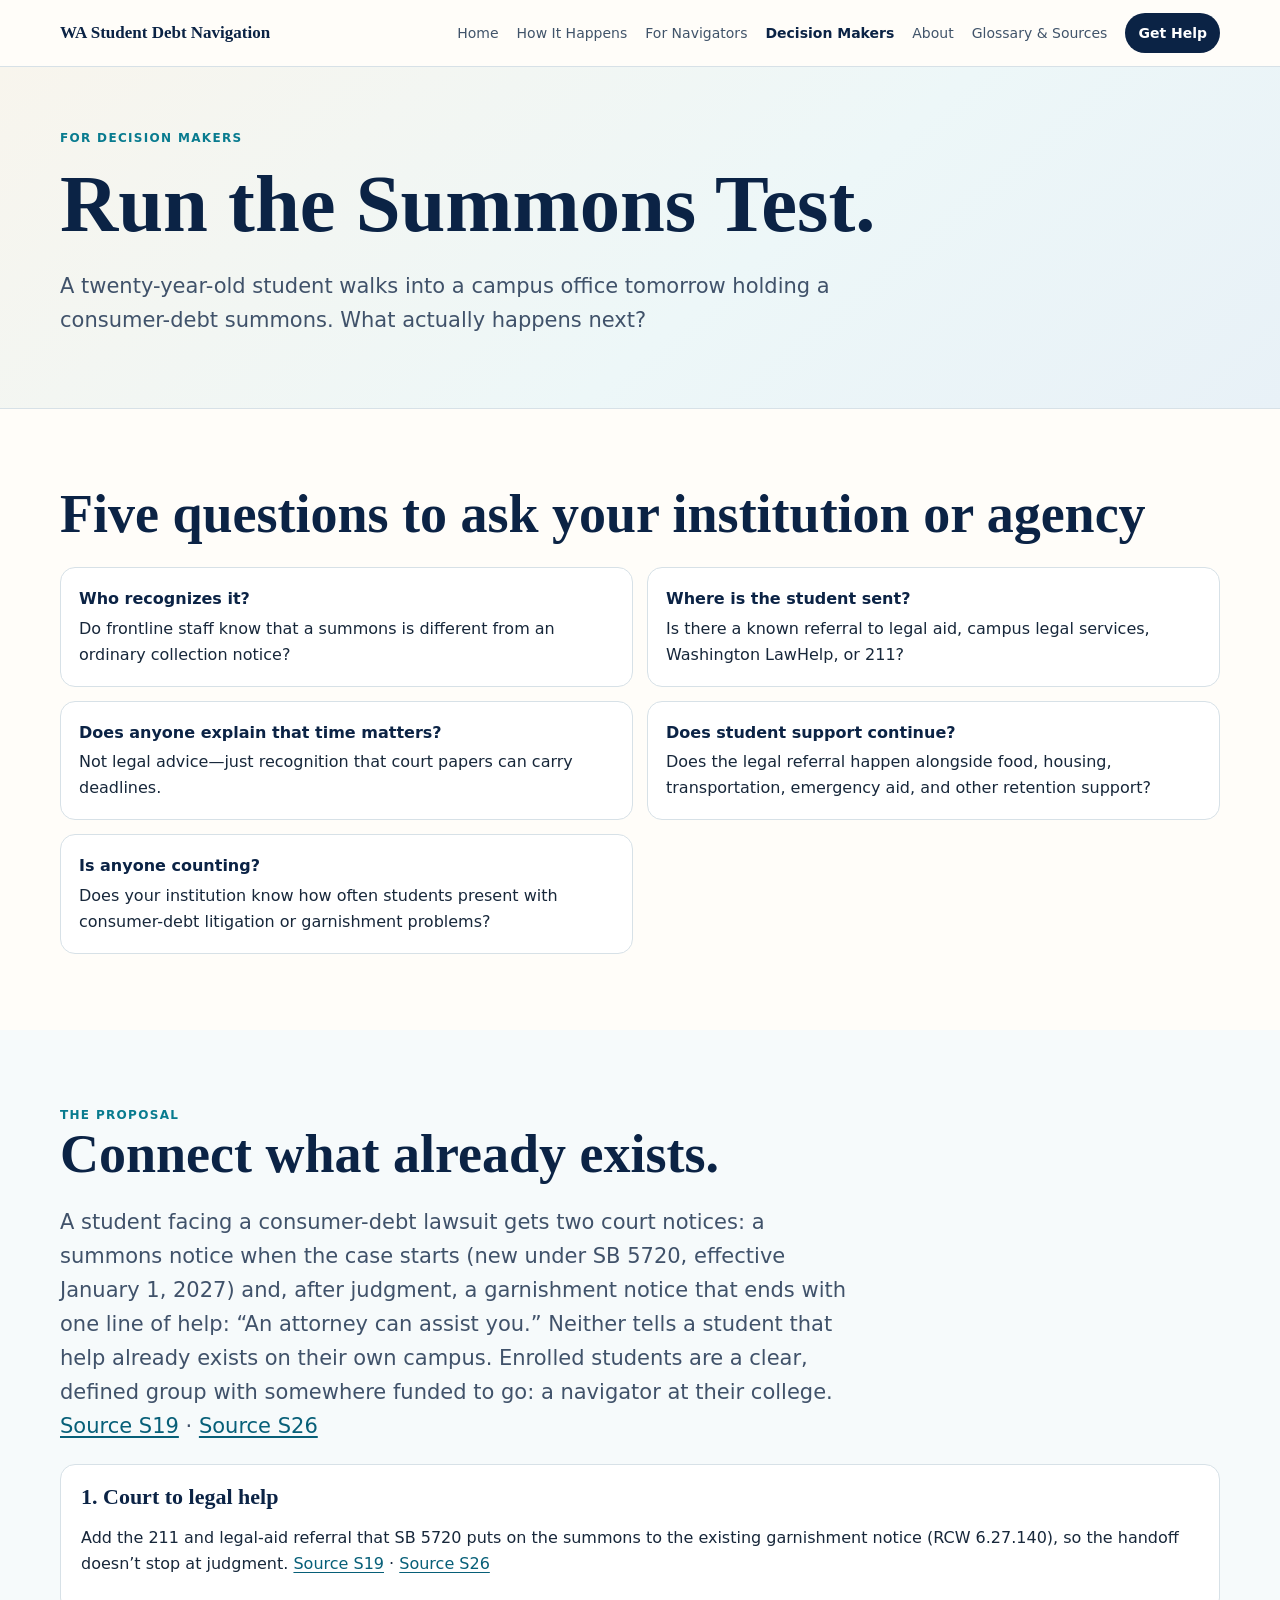
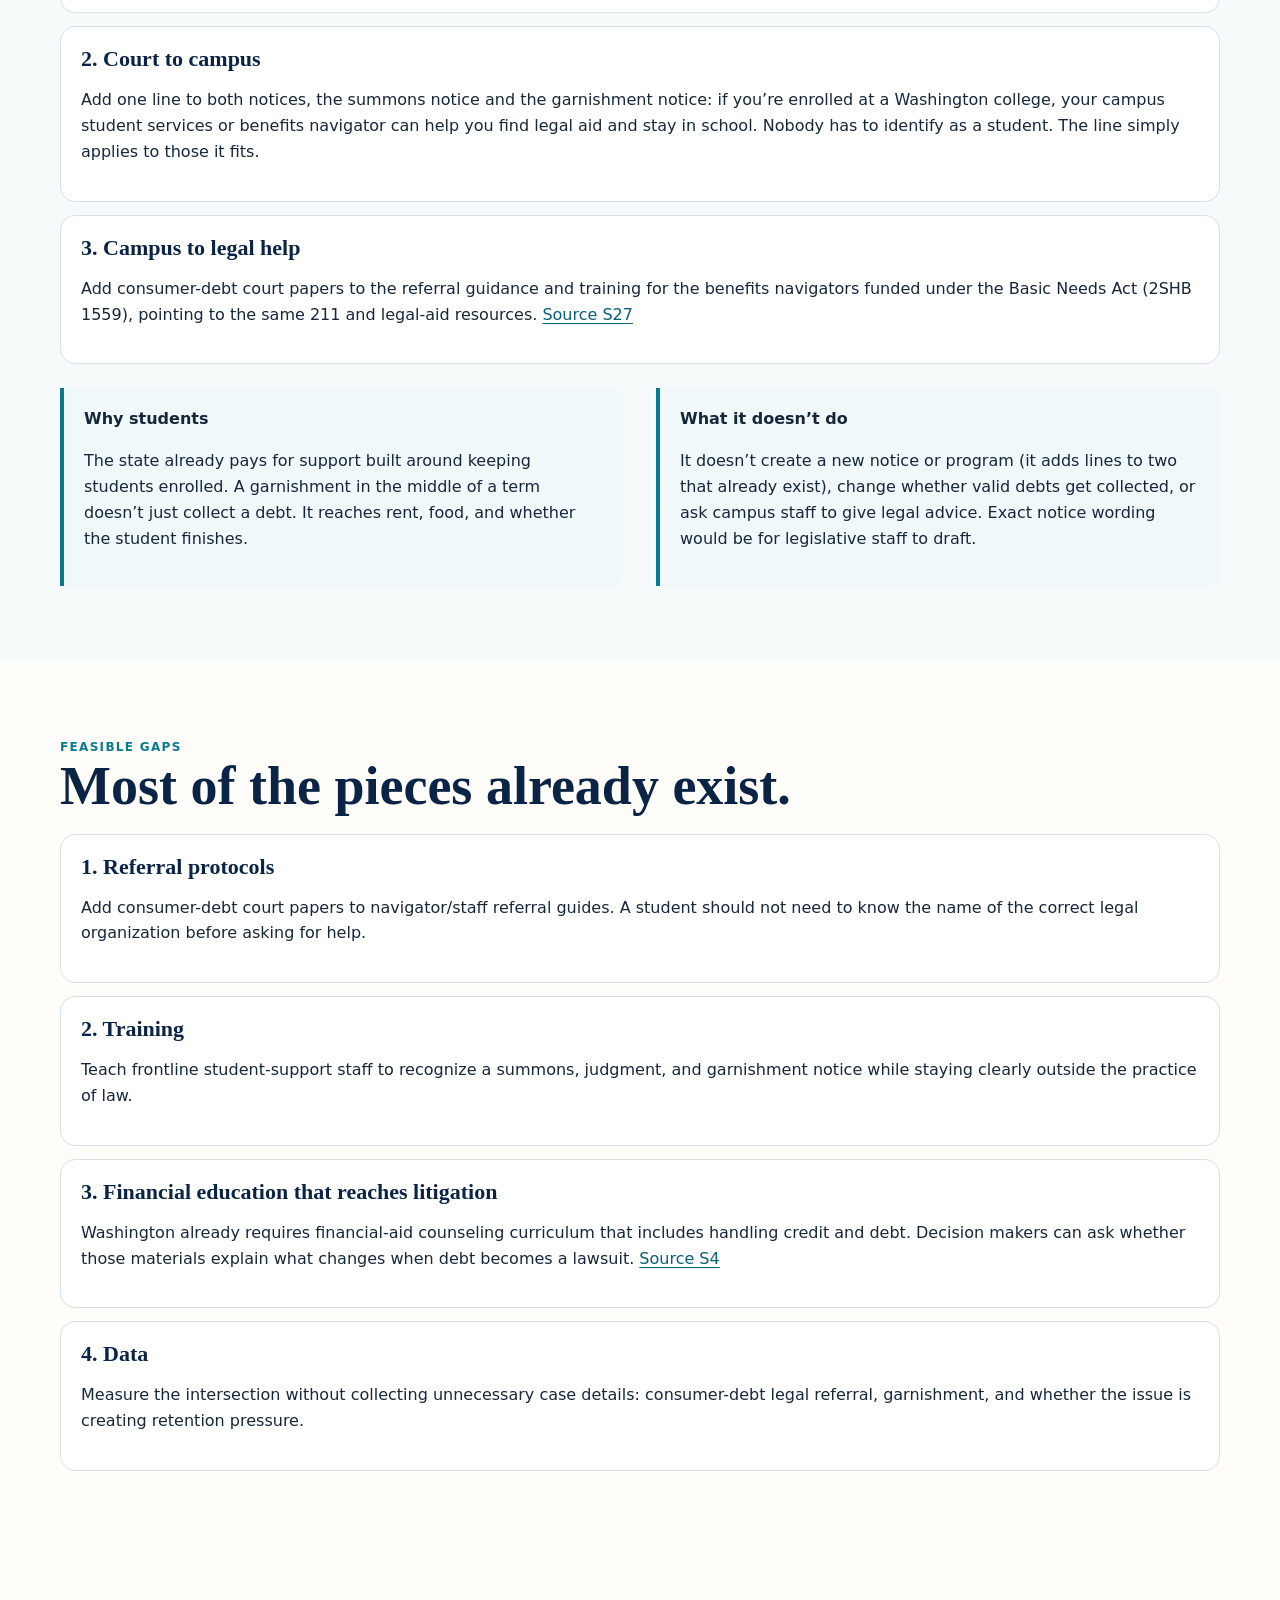
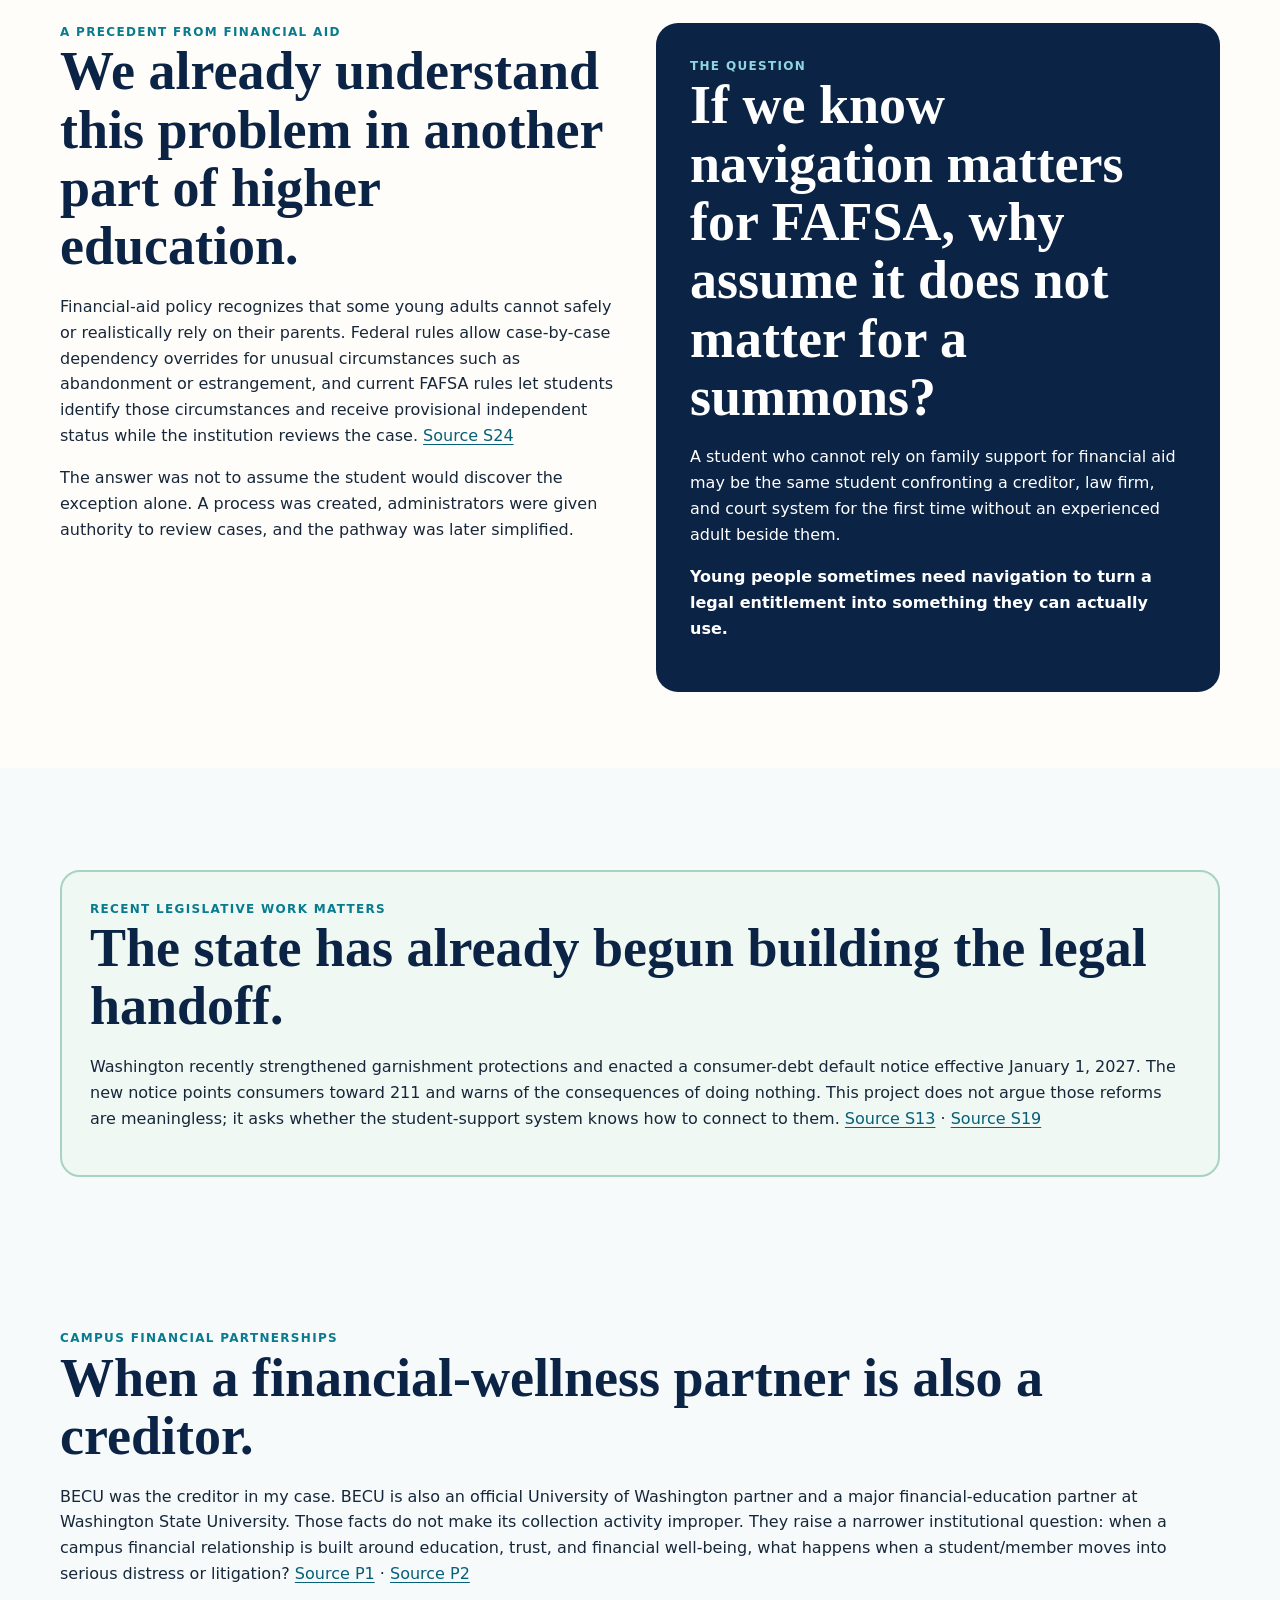
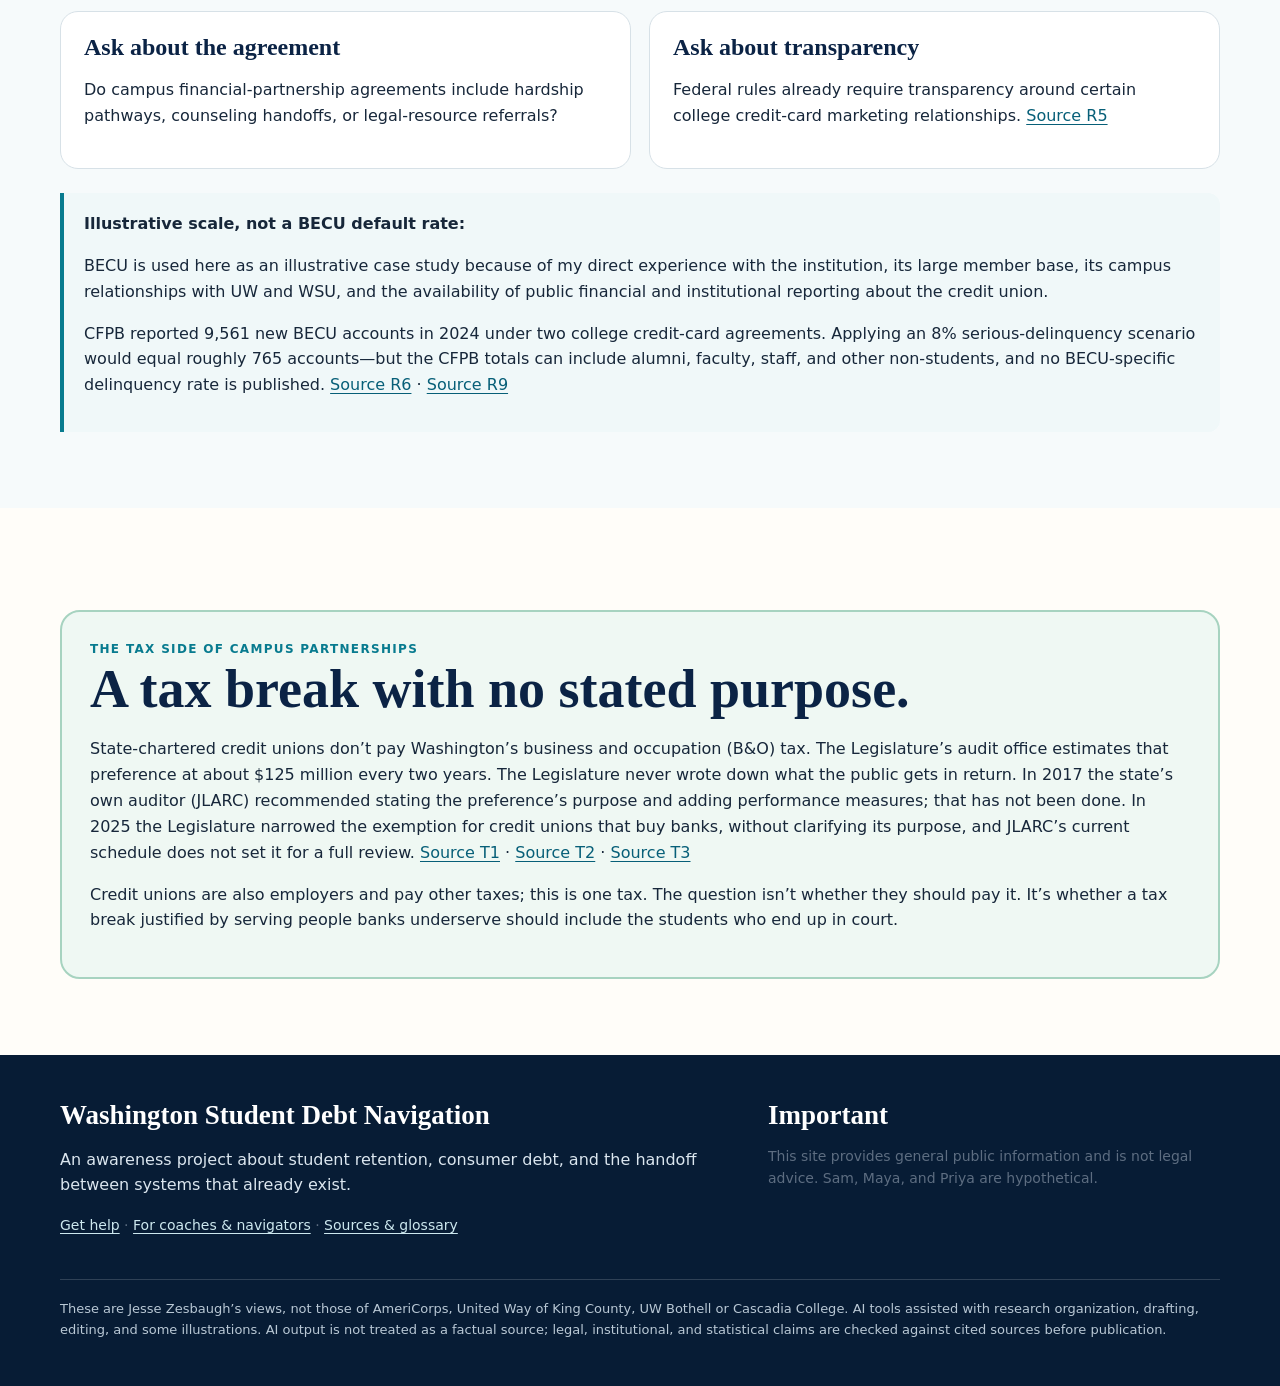
<file: for-decision-makers.html>
<!DOCTYPE html>
<html lang="en"><head><meta charset="utf-8"/><meta content="width=device-width,initial-scale=1" name="viewport"/><title>Student Debt Navigation Gaps for Washington Decision Makers | WA Student Debt Navigation</title><meta content="A systems-focused brief for Washington legislators, colleges, regulators, student-support leaders, and financial partners on consumer debt and student retention." name="description"/><link href="assets/css/styles.css" rel="stylesheet"/><meta content="Jesse Zesbaugh" name="author"/><meta content="index,follow,max-image-preview:large,max-snippet:-1,max-video-preview:-1" name="robots"/><meta content="#15354a" name="theme-color"/><meta content="website" property="og:type"/><meta content="WA Student Debt Navigation" property="og:site_name"/><meta content="Student Debt Navigation Gaps for Washington Decision Makers | WA Student Debt Navigation" property="og:title"/><meta content="A systems-focused brief for Washington legislators, colleges, regulators, student-support leaders, and financial partners on consumer debt and student retention." property="og:description"/><meta content="https://wastudentdebt.org/for-decision-makers.html" property="og:url"/><meta content="https://wastudentdebt.org/assets/img/recognize-find-act.png" property="og:image"/><meta content="Illustration of the recognize, find, act, and stay-on-track navigation path for Washington students facing consumer debt." property="og:image:alt"/><meta content="summary_large_image" name="twitter:card"/><meta content="Student Debt Navigation Gaps for Washington Decision Makers | WA Student Debt Navigation" name="twitter:title"/><meta content="A systems-focused brief for Washington legislators, colleges, regulators, student-support leaders, and financial partners on consumer debt and student retention." name="twitter:description"/><meta content="https://wastudentdebt.org/assets/img/recognize-find-act.png" name="twitter:image"/><link href="https://wastudentdebt.org/for-decision-makers.html" rel="canonical"/><link href="assets/favicon.svg" rel="icon" type="image/svg+xml"/><link href="site.webmanifest" rel="manifest"/><script type="application/ld+json">{"@context":"https://schema.org","@graph":[{"@type":"WebSite","@id":"https://wastudentdebt.org/#website","url":"https://wastudentdebt.org/","name":"Washington Student Debt Navigation","description":"A Washington public-interest project about student retention, consumer debt lawsuits, garnishment, and the missing handoff between campus support and legal help.","inLanguage":"en-US","author":{"@id":"https://wastudentdebt.org/#jesse"}},{"@type":"Person","@id":"https://wastudentdebt.org/#jesse","name":"Jesse Zesbaugh","description":"Former AmeriCorps Benefits Hub Coach and author of the Washington Student Debt Navigation public-interest project."},{"@type":"WebPage","@id":"https://wastudentdebt.org/for-decision-makers.html#webpage","url":"https://wastudentdebt.org/for-decision-makers.html","name":"Student Debt Navigation Gaps for Washington Decision Makers | WA Student Debt Navigation","description":"A systems-focused brief for Washington legislators, colleges, regulators, student-support leaders, and financial partners on consumer debt and student retention.","isPartOf":{"@id":"https://wastudentdebt.org/#website"},"inLanguage":"en-US","author":{"@id":"https://wastudentdebt.org/#jesse"},"dateModified":"2026-11-01","lastReviewed":"2026-11-01"}]}</script></head><body><a class="skip" href="#main">Skip to content</a><header class="site-header"><div class="wrap navrow"><a class="brand" href="index.html">WA Student Debt Navigation</a><nav aria-label="Main navigation" class="desktop-nav"><a href="index.html">Home</a><a href="how-it-happens.html">How It Happens</a><a href="for-navigators.html">For Navigators</a><a aria-current="page" href="for-decision-makers.html">Decision Makers</a><a href="about.html">About</a><a href="glossary-sources.html">Glossary &amp; Sources</a><a class="help-link" href="get-help.html">Get Help</a></nav><details class="mobile-nav"><summary>Menu</summary><nav aria-label="Mobile navigation" class="panel"><a href="index.html">Home</a><a href="how-it-happens.html">How It Happens</a><a href="for-navigators.html">For Navigators</a><a aria-current="page" href="for-decision-makers.html">Decision Makers</a><a href="about.html">About</a><a href="glossary-sources.html">Glossary &amp; Sources</a><a class="help-link" href="get-help.html">Get Help Now</a></nav></details></div></header><main id="main">
<section class="hero compact"><div class="wrap"><div class="eyebrow">For decision makers</div><h1>Run the Summons Test.</h1><p class="lead">A twenty-year-old student walks into a campus office tomorrow holding a consumer-debt summons. What actually happens next?</p></div></section>
<section class="section"><div class="wrap"><h2>Five questions to ask your institution or agency</h2><div class="checklist"><div class="check"><b>Who recognizes it?</b>Do frontline staff know that a summons is different from an ordinary collection notice?</div><div class="check"><b>Where is the student sent?</b>Is there a known referral to legal aid, campus legal services, Washington LawHelp, or 211?</div><div class="check"><b>Does anyone explain that time matters?</b>Not legal advice—just recognition that court papers can carry deadlines.</div><div class="check"><b>Does student support continue?</b>Does the legal referral happen alongside food, housing, transportation, emergency aid, and other retention support?</div><div class="check"><b>Is anyone counting?</b>Does your institution know how often students present with consumer-debt litigation or garnishment problems?</div></div></div></section>
<section class="section alt anchor-offset" id="proposal"><div class="wrap"><div class="kicker">The proposal</div><h2>Connect what already exists.</h2><p class="lead">A student facing a consumer-debt lawsuit gets two court notices: a summons notice when the case starts (new under SB 5720, effective January 1, 2027) and, after judgment, a garnishment notice that ends with one line of help: “An attorney can assist you.” Neither tells a student that help already exists on their own campus. Enrolled students are a clear, defined group with somewhere funded to go: a navigator at their college. <a href="glossary-sources.html#s19">Source S19</a> · <a href="glossary-sources.html#s26">Source S26</a></p><div class="policy-list"><article class="policy"><h3>1. Court to legal help</h3><p>Add the 211 and legal-aid referral that SB 5720 puts on the summons to the existing garnishment notice (RCW 6.27.140), so the handoff doesn’t stop at judgment. <a href="glossary-sources.html#s19">Source S19</a> · <a href="glossary-sources.html#s26">Source S26</a></p></article><article class="policy"><h3>2. Court to campus</h3><p>Add one line to both notices, the summons notice and the garnishment notice: if you’re enrolled at a Washington college, your campus student services or benefits navigator can help you find legal aid and stay in school. Nobody has to identify as a student. The line simply applies to those it fits.</p></article><article class="policy"><h3>3. Campus to legal help</h3><p>Add consumer-debt court papers to the referral guidance and training for the benefits navigators funded under the Basic Needs Act (2SHB 1559), pointing to the same 211 and legal-aid resources. <a href="glossary-sources.html#s27">Source S27</a></p></article></div><div class="grid2" style="margin-top:24px"><div class="note"><b>Why students</b><p>The state already pays for support built around keeping students enrolled. A garnishment in the middle of a term doesn’t just collect a debt. It reaches rent, food, and whether the student finishes.</p></div><div class="note"><b>What it doesn’t do</b><p>It doesn’t create a new notice or program (it adds lines to two that already exist), change whether valid debts get collected, or ask campus staff to give legal advice. Exact notice wording would be for legislative staff to draft.</p></div></div></div></section>
<section class="section"><div class="wrap"><div class="kicker">Feasible gaps</div><h2>Most of the pieces already exist.</h2><div class="policy-list"><article class="policy"><h3>1. Referral protocols</h3><p>Add consumer-debt court papers to navigator/staff referral guides. A student should not need to know the name of the correct legal organization before asking for help.</p></article><article class="policy"><h3>2. Training</h3><p>Teach frontline student-support staff to recognize a summons, judgment, and garnishment notice while staying clearly outside the practice of law.</p></article><article class="policy"><h3>3. Financial education that reaches litigation</h3><p>Washington already requires financial-aid counseling curriculum that includes handling credit and debt. Decision makers can ask whether those materials explain what changes when debt becomes a lawsuit. <a href="glossary-sources.html#s4">Source S4</a></p></article><article class="policy"><h3>4. Data</h3><p>Measure the intersection without collecting unnecessary case details: consumer-debt legal referral, garnishment, and whether the issue is creating retention pressure.</p></article></div></div></section>
<section class="section"><div class="wrap grid2"><div><div class="kicker">A precedent from financial aid</div><h2>We already understand this problem in another part of higher education.</h2><p>Financial-aid policy recognizes that some young adults cannot safely or realistically rely on their parents. Federal rules allow case-by-case dependency overrides for unusual circumstances such as abandonment or estrangement, and current FAFSA rules let students identify those circumstances and receive provisional independent status while the institution reviews the case. <a href="glossary-sources.html#s24">Source S24</a></p><p>The answer was not to assume the student would discover the exception alone. A process was created, administrators were given authority to review cases, and the pathway was later simplified.</p></div><div class="callout"><div class="kicker">The question</div><h2>If we know navigation matters for FAFSA, why assume it does not matter for a summons?</h2><p>A student who cannot rely on family support for financial aid may be the same student confronting a creditor, law firm, and court system for the first time without an experienced adult beside them.</p><p><b>Young people sometimes need navigation to turn a legal entitlement into something they can actually use.</b></p></div></div></section>
<section class="section alt"><div class="wrap"><div class="patch"><div class="kicker">Recent legislative work matters</div><h2>The state has already begun building the legal handoff.</h2><p>Washington recently strengthened garnishment protections and enacted a consumer-debt default notice effective January 1, 2027. The new notice points consumers toward 211 and warns of the consequences of doing nothing. This project does not argue those reforms are meaningless; it asks whether the student-support system knows how to connect to them. <a href="glossary-sources.html#s13">Source S13</a> · <a href="glossary-sources.html#s19">Source S19</a></p></div></div></section>
<section class="section alt"><div class="wrap"><div class="kicker">Campus financial partnerships</div><h2>When a financial-wellness partner is also a creditor.</h2><p>BECU was the creditor in my case. BECU is also an official University of Washington partner and a major financial-education partner at Washington State University. Those facts do not make its collection activity improper. They raise a narrower institutional question: when a campus financial relationship is built around education, trust, and financial well-being, what happens when a student/member moves into serious distress or litigation? <a href="glossary-sources.html#p1">Source P1</a> · <a href="glossary-sources.html#p2">Source P2</a></p><div class="cards"><article class="card"><h3>Ask about the agreement</h3><p>Do campus financial-partnership agreements include hardship pathways, counseling handoffs, or legal-resource referrals?</p></article><article class="card"><h3>Ask about transparency</h3><p>Federal rules already require transparency around certain college credit-card marketing relationships. <a href="glossary-sources.html#r5">Source R5</a></p></article></div><div class="note" style="margin-top:24px"><b>Illustrative scale, not a BECU default rate:</b><p>BECU is used here as an illustrative case study because of my direct experience with the institution, its large member base, its campus relationships with UW and WSU, and the availability of public financial and institutional reporting about the credit union.</p><p>CFPB reported 9,561 new BECU accounts in 2024 under two college credit-card agreements. Applying an 8% serious-delinquency scenario would equal roughly 765 accounts—but the CFPB totals can include alumni, faculty, staff, and other non-students, and no BECU-specific delinquency rate is published. <a href="glossary-sources.html#r6">Source R6</a> · <a href="glossary-sources.html#r9">Source R9</a></p></div></div></section>
<section class="section"><div class="wrap"><div class="patch"><div class="kicker">The tax side of campus partnerships</div><h2>A tax break with no stated purpose.</h2><p>State-chartered credit unions don’t pay Washington’s business and occupation (B&amp;O) tax. The Legislature’s audit office estimates that preference at about $125 million every two years. The Legislature never wrote down what the public gets in return. In 2017 the state’s own auditor (JLARC) recommended stating the preference’s purpose and adding performance measures; that has not been done. In 2025 the Legislature narrowed the exemption for credit unions that buy banks, without clarifying its purpose, and JLARC’s current schedule does not set it for a full review. <a href="glossary-sources.html#t1">Source T1</a> · <a href="glossary-sources.html#t2">Source T2</a> · <a href="glossary-sources.html#t3">Source T3</a></p><p>Credit unions are also employers and pay other taxes; this is one tax. The question isn’t whether they should pay it. It’s whether a tax break justified by serving people banks underserve should include the students who end up in court.</p></div></div></section>
</main><footer class="site-footer"><div class="wrap"><div class="footer-grid"><div><h3>Washington Student Debt Navigation</h3><p>An awareness project about student retention, consumer debt, and the handoff between systems that already exist.</p><p class="small"><a href="get-help.html">Get help</a> · <a href="for-navigators.html">For coaches &amp; navigators</a> · <a href="glossary-sources.html">Sources &amp; glossary</a></p></div><div><h3>Important</h3><p class="small">This site provides general public information and is not legal advice. Sam, Maya, and Priya are hypothetical.</p></div></div><div class="legal">These are Jesse Zesbaugh’s views, not those of AmeriCorps, United Way of King County, UW Bothell or Cascadia College. AI tools assisted with research organization, drafting, editing, and some illustrations. AI output is not treated as a factual source; legal, institutional, and statistical claims are checked against cited sources before publication.</div></div></footer><script src="assets/js/site.js"></script></body></html>
</file>
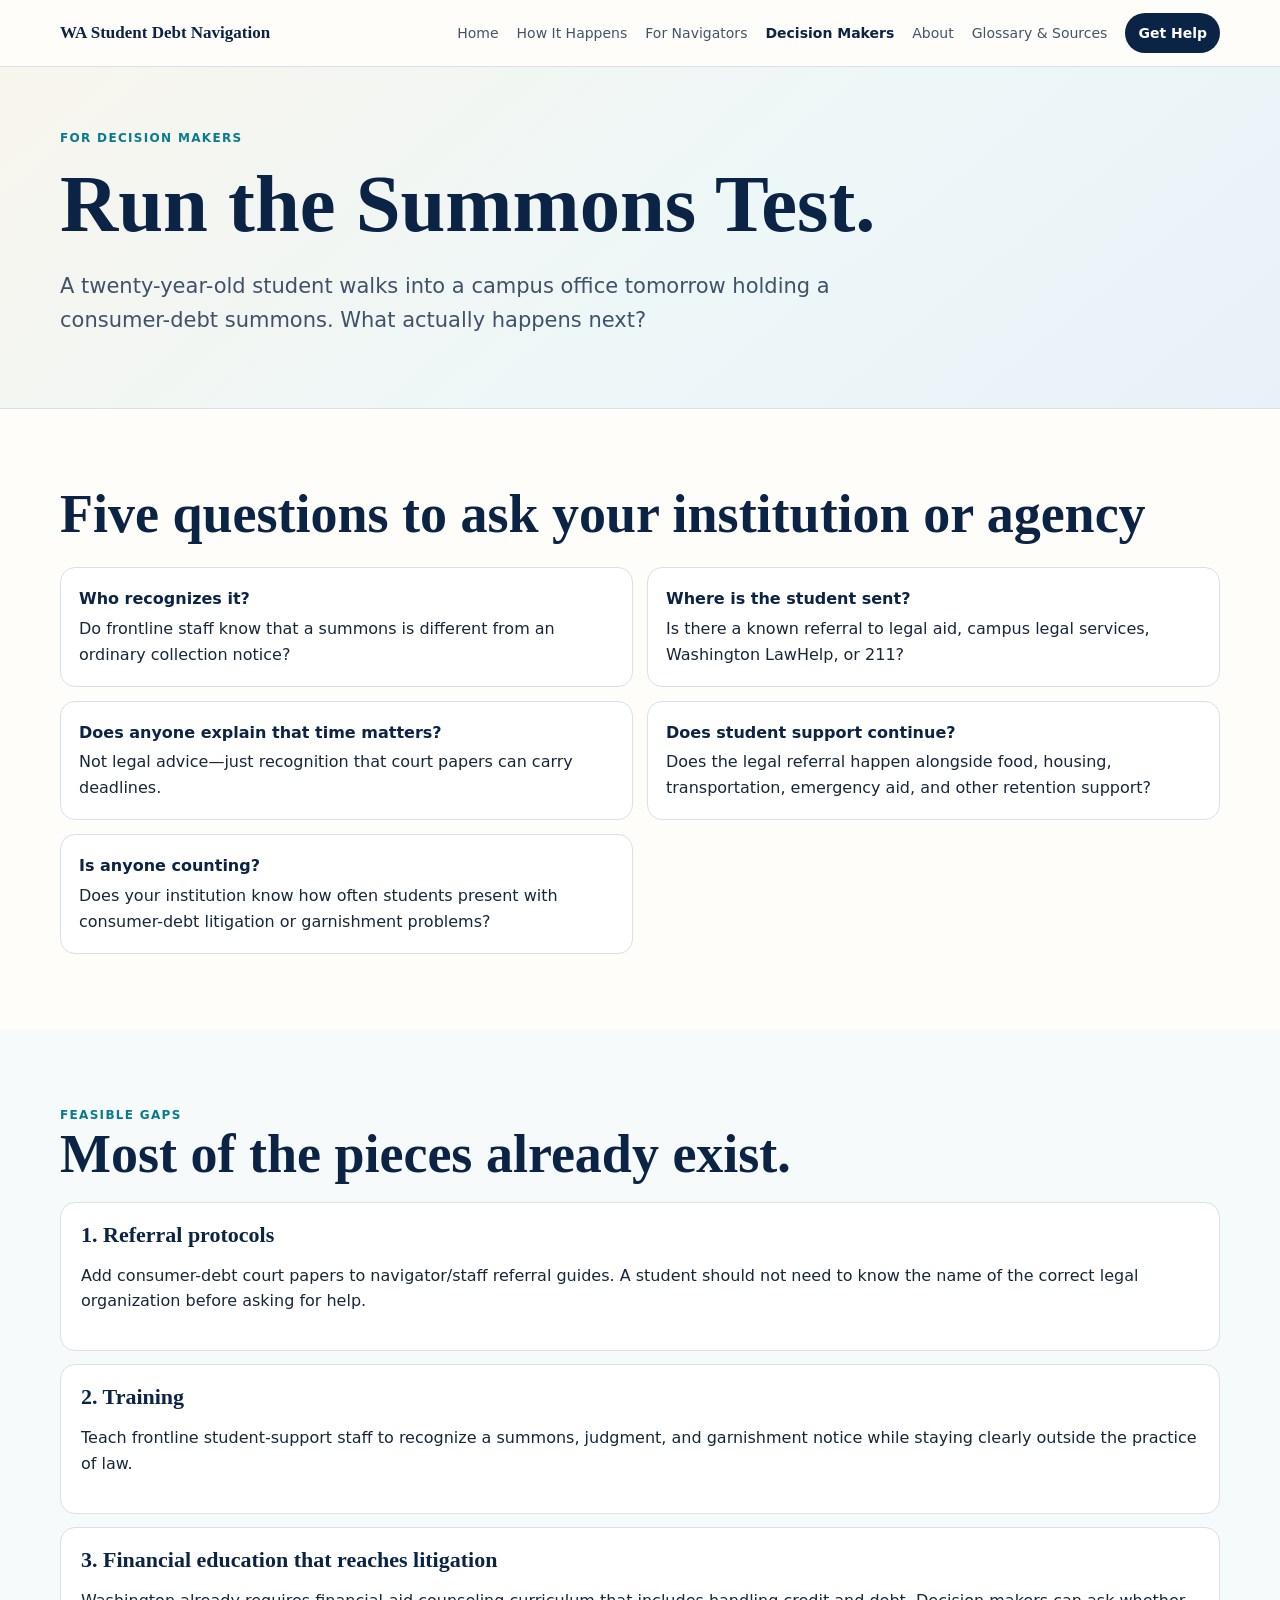
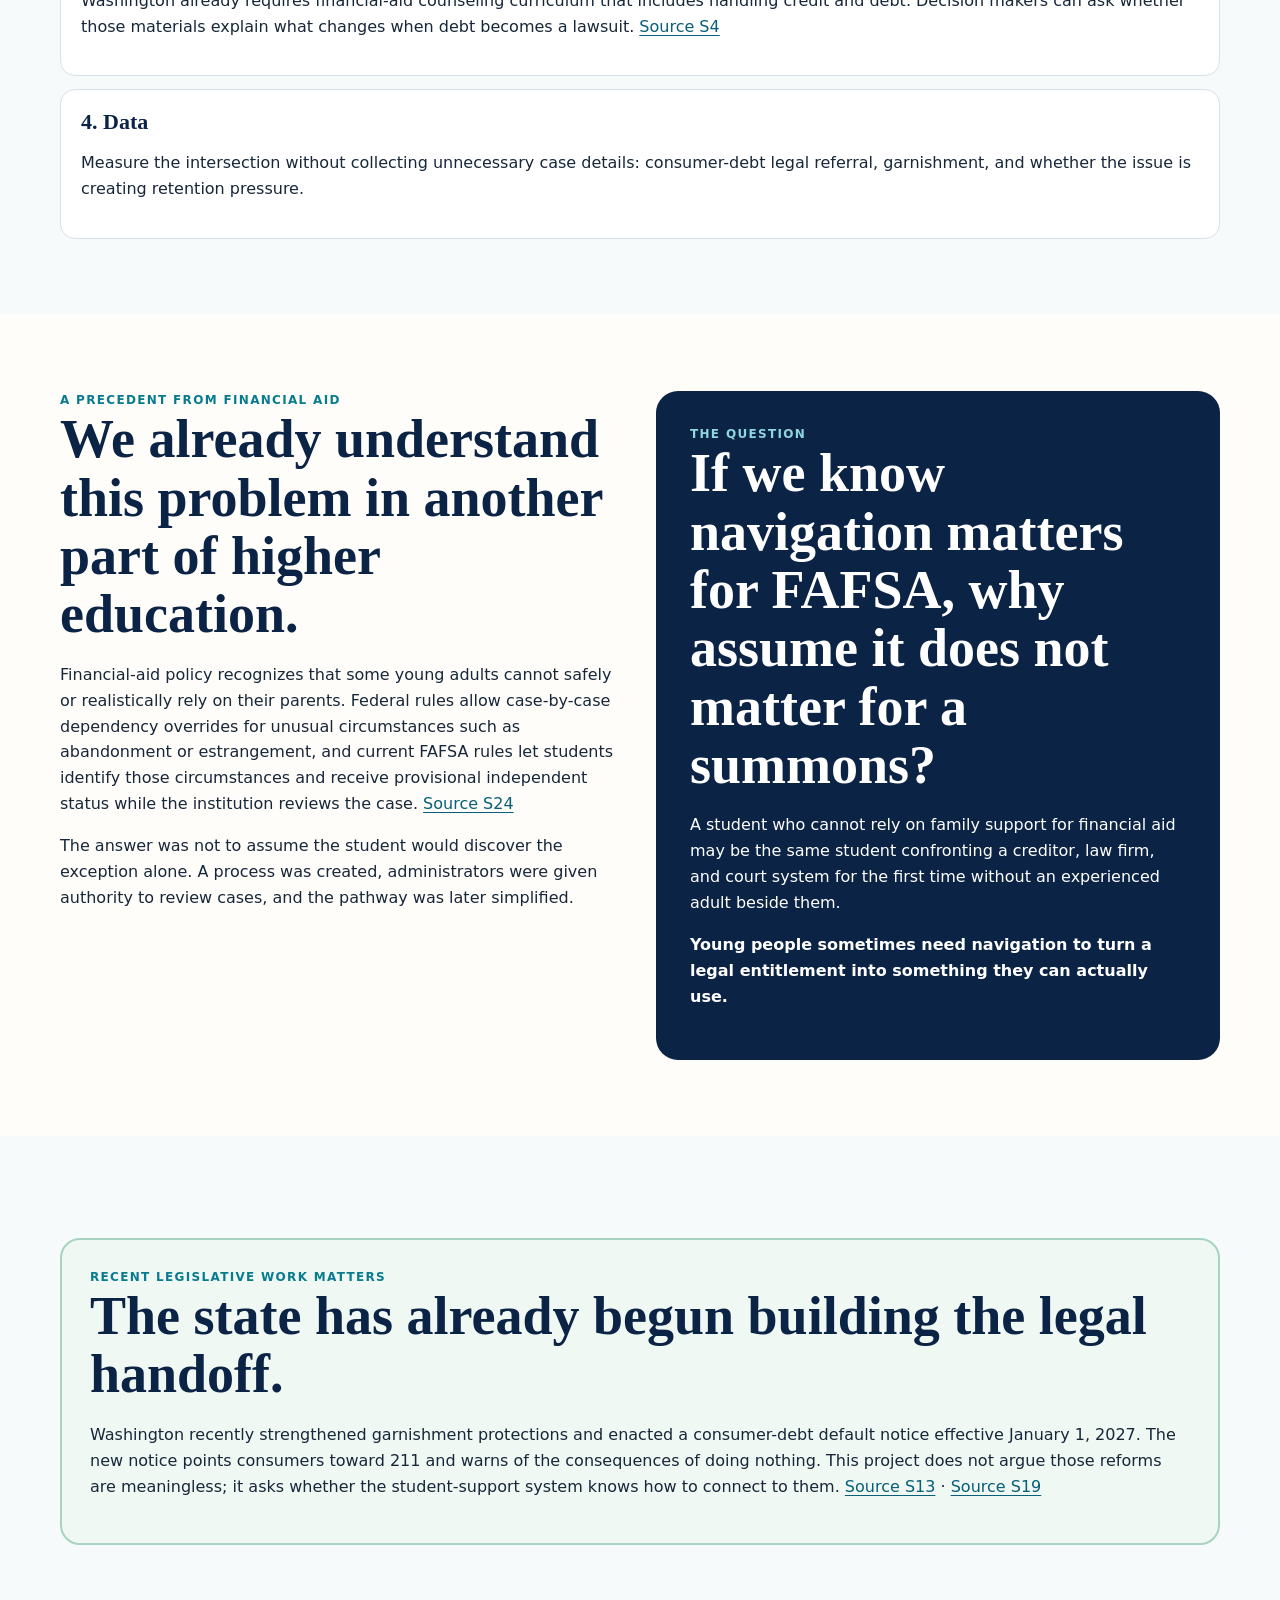
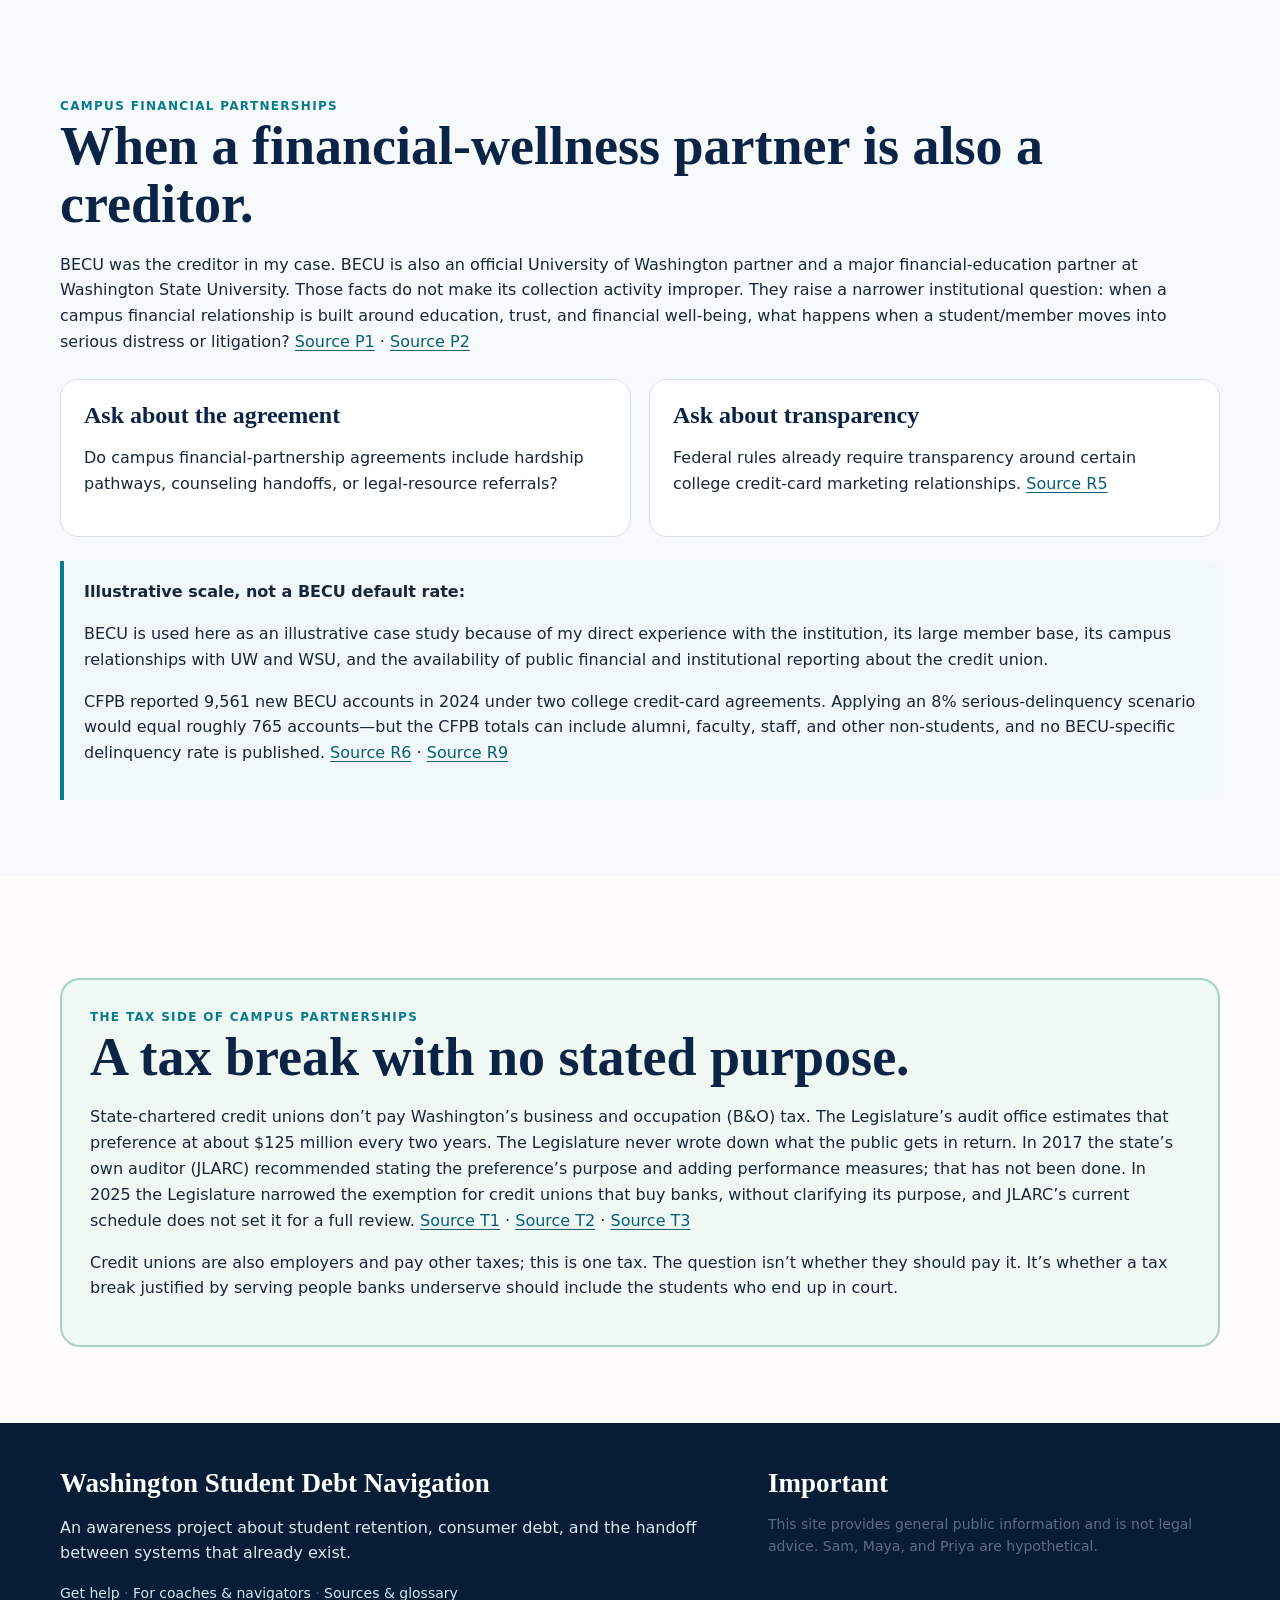
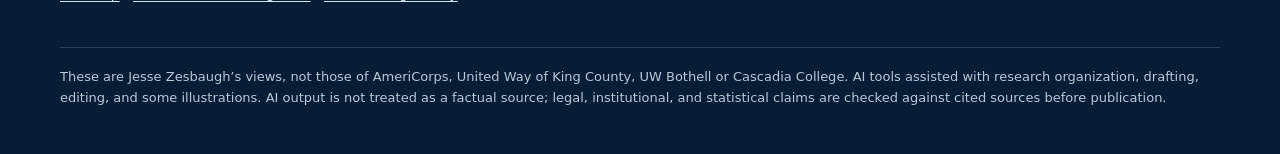
<file: for-decision-makers_1.html>
<!DOCTYPE html>
<html lang="en"><head><meta charset="utf-8"/><meta content="width=device-width,initial-scale=1" name="viewport"/><title>Student Debt Navigation Gaps for Washington Decision Makers | WA Student Debt Navigation</title><meta content="A systems-focused brief for Washington legislators, colleges, regulators, student-support leaders, and financial partners on consumer debt and student retention." name="description"/><link href="assets/css/styles.css" rel="stylesheet"/><meta content="Jesse Zesbaugh" name="author"/><meta content="index,follow,max-image-preview:large,max-snippet:-1,max-video-preview:-1" name="robots"/><meta content="#15354a" name="theme-color"/><meta content="website" property="og:type"/><meta content="WA Student Debt Navigation" property="og:site_name"/><meta content="Student Debt Navigation Gaps for Washington Decision Makers | WA Student Debt Navigation" property="og:title"/><meta content="A systems-focused brief for Washington legislators, colleges, regulators, student-support leaders, and financial partners on consumer debt and student retention." property="og:description"/><meta content="https://wastudentdebt.org/for-decision-makers.html" property="og:url"/><meta content="https://wastudentdebt.org/assets/img/recognize-find-act.png" property="og:image"/><meta content="Illustration of the recognize, find, act, and stay-on-track navigation path for Washington students facing consumer debt." property="og:image:alt"/><meta content="summary_large_image" name="twitter:card"/><meta content="Student Debt Navigation Gaps for Washington Decision Makers | WA Student Debt Navigation" name="twitter:title"/><meta content="A systems-focused brief for Washington legislators, colleges, regulators, student-support leaders, and financial partners on consumer debt and student retention." name="twitter:description"/><meta content="https://wastudentdebt.org/assets/img/recognize-find-act.png" name="twitter:image"/><link href="https://wastudentdebt.org/for-decision-makers.html" rel="canonical"/><link href="assets/favicon.svg" rel="icon" type="image/svg+xml"/><link href="site.webmanifest" rel="manifest"/><script type="application/ld+json">{"@context":"https://schema.org","@graph":[{"@type":"WebSite","@id":"https://wastudentdebt.org/#website","url":"https://wastudentdebt.org/","name":"Washington Student Debt Navigation","description":"A Washington public-interest project about student retention, consumer debt lawsuits, garnishment, and the missing handoff between campus support and legal help.","inLanguage":"en-US","author":{"@id":"https://wastudentdebt.org/#jesse"}},{"@type":"Person","@id":"https://wastudentdebt.org/#jesse","name":"Jesse Zesbaugh","description":"Former AmeriCorps Benefits Hub Coach and author of the Washington Student Debt Navigation public-interest project."},{"@type":"WebPage","@id":"https://wastudentdebt.org/for-decision-makers.html#webpage","url":"https://wastudentdebt.org/for-decision-makers.html","name":"Student Debt Navigation Gaps for Washington Decision Makers | WA Student Debt Navigation","description":"A systems-focused brief for Washington legislators, colleges, regulators, student-support leaders, and financial partners on consumer debt and student retention.","isPartOf":{"@id":"https://wastudentdebt.org/#website"},"inLanguage":"en-US","author":{"@id":"https://wastudentdebt.org/#jesse"},"dateModified":"2026-10-22","lastReviewed":"2026-10-22"}]}</script></head><body><a class="skip" href="#main">Skip to content</a><header class="site-header"><div class="wrap navrow"><a class="brand" href="index.html">WA Student Debt Navigation</a><nav aria-label="Main navigation" class="desktop-nav"><a href="index.html">Home</a><a href="how-it-happens.html">How It Happens</a><a href="for-navigators.html">For Navigators</a><a aria-current="page" href="for-decision-makers.html">Decision Makers</a><a href="about.html">About</a><a href="glossary-sources.html">Glossary &amp; Sources</a><a class="help-link" href="get-help.html">Get Help</a></nav><details class="mobile-nav"><summary>Menu</summary><nav aria-label="Mobile navigation" class="panel"><a href="index.html">Home</a><a href="how-it-happens.html">How It Happens</a><a href="for-navigators.html">For Navigators</a><a aria-current="page" href="for-decision-makers.html">Decision Makers</a><a href="about.html">About</a><a href="glossary-sources.html">Glossary &amp; Sources</a><a class="help-link" href="get-help.html">Get Help Now</a></nav></details></div></header><main id="main">
<section class="hero compact"><div class="wrap"><div class="eyebrow">For decision makers</div><h1>Run the Summons Test.</h1><p class="lead">A twenty-year-old student walks into a campus office tomorrow holding a consumer-debt summons. What actually happens next?</p></div></section>
<section class="section"><div class="wrap"><h2>Five questions to ask your institution or agency</h2><div class="checklist"><div class="check"><b>Who recognizes it?</b>Do frontline staff know that a summons is different from an ordinary collection notice?</div><div class="check"><b>Where is the student sent?</b>Is there a known referral to legal aid, campus legal services, Washington LawHelp, or 211?</div><div class="check"><b>Does anyone explain that time matters?</b>Not legal advice—just recognition that court papers can carry deadlines.</div><div class="check"><b>Does student support continue?</b>Does the legal referral happen alongside food, housing, transportation, emergency aid, and other retention support?</div><div class="check"><b>Is anyone counting?</b>Does your institution know how often students present with consumer-debt litigation or garnishment problems?</div></div></div></section>
<section class="section alt"><div class="wrap"><div class="kicker">Feasible gaps</div><h2>Most of the pieces already exist.</h2><div class="policy-list"><article class="policy"><h3>1. Referral protocols</h3><p>Add consumer-debt court papers to navigator/staff referral guides. A student should not need to know the name of the correct legal organization before asking for help.</p></article><article class="policy"><h3>2. Training</h3><p>Teach frontline student-support staff to recognize a summons, judgment, and garnishment notice while staying clearly outside the practice of law.</p></article><article class="policy"><h3>3. Financial education that reaches litigation</h3><p>Washington already requires financial-aid counseling curriculum that includes handling credit and debt. Decision makers can ask whether those materials explain what changes when debt becomes a lawsuit. <a href="glossary-sources.html#s4">Source S4</a></p></article><article class="policy"><h3>4. Data</h3><p>Measure the intersection without collecting unnecessary case details: consumer-debt legal referral, garnishment, and whether the issue is creating retention pressure.</p></article></div></div></section>
<section class="section"><div class="wrap grid2"><div><div class="kicker">A precedent from financial aid</div><h2>We already understand this problem in another part of higher education.</h2><p>Financial-aid policy recognizes that some young adults cannot safely or realistically rely on their parents. Federal rules allow case-by-case dependency overrides for unusual circumstances such as abandonment or estrangement, and current FAFSA rules let students identify those circumstances and receive provisional independent status while the institution reviews the case. <a href="glossary-sources.html#s24">Source S24</a></p><p>The answer was not to assume the student would discover the exception alone. A process was created, administrators were given authority to review cases, and the pathway was later simplified.</p></div><div class="callout"><div class="kicker">The question</div><h2>If we know navigation matters for FAFSA, why assume it does not matter for a summons?</h2><p>A student who cannot rely on family support for financial aid may be the same student confronting a creditor, law firm, and court system for the first time without an experienced adult beside them.</p><p><b>Young people sometimes need navigation to turn a legal entitlement into something they can actually use.</b></p></div></div></section>
<section class="section alt"><div class="wrap"><div class="patch"><div class="kicker">Recent legislative work matters</div><h2>The state has already begun building the legal handoff.</h2><p>Washington recently strengthened garnishment protections and enacted a consumer-debt default notice effective January 1, 2027. The new notice points consumers toward 211 and warns of the consequences of doing nothing. This project does not argue those reforms are meaningless; it asks whether the student-support system knows how to connect to them. <a href="glossary-sources.html#s13">Source S13</a> · <a href="glossary-sources.html#s19">Source S19</a></p></div></div></section>
<section class="section alt"><div class="wrap"><div class="kicker">Campus financial partnerships</div><h2>When a financial-wellness partner is also a creditor.</h2><p>BECU was the creditor in my case. BECU is also an official University of Washington partner and a major financial-education partner at Washington State University. Those facts do not make its collection activity improper. They raise a narrower institutional question: when a campus financial relationship is built around education, trust, and financial well-being, what happens when a student/member moves into serious distress or litigation? <a href="glossary-sources.html#p1">Source P1</a> · <a href="glossary-sources.html#p2">Source P2</a></p><div class="cards"><article class="card"><h3>Ask about the agreement</h3><p>Do campus financial-partnership agreements include hardship pathways, counseling handoffs, or legal-resource referrals?</p></article><article class="card"><h3>Ask about transparency</h3><p>Federal rules already require transparency around certain college credit-card marketing relationships. <a href="glossary-sources.html#r5">Source R5</a></p></article></div><div class="note" style="margin-top:24px"><b>Illustrative scale, not a BECU default rate:</b><p>BECU is used here as an illustrative case study because of my direct experience with the institution, its large member base, its campus relationships with UW and WSU, and the availability of public financial and institutional reporting about the credit union.</p><p>CFPB reported 9,561 new BECU accounts in 2024 under two college credit-card agreements. Applying an 8% serious-delinquency scenario would equal roughly 765 accounts—but the CFPB totals can include alumni, faculty, staff, and other non-students, and no BECU-specific delinquency rate is published. <a href="glossary-sources.html#r6">Source R6</a> · <a href="glossary-sources.html#r9">Source R9</a></p></div></div></section>
<section class="section"><div class="wrap"><div class="patch"><div class="kicker">The tax side of campus partnerships</div><h2>A tax break with no stated purpose.</h2><p>State-chartered credit unions don’t pay Washington’s business and occupation (B&amp;O) tax. The Legislature’s audit office estimates that preference at about $125 million every two years. The Legislature never wrote down what the public gets in return. In 2017 the state’s own auditor (JLARC) recommended stating the preference’s purpose and adding performance measures; that has not been done. In 2025 the Legislature narrowed the exemption for credit unions that buy banks, without clarifying its purpose, and JLARC’s current schedule does not set it for a full review. <a href="glossary-sources.html#t1">Source T1</a> · <a href="glossary-sources.html#t2">Source T2</a> · <a href="glossary-sources.html#t3">Source T3</a></p><p>Credit unions are also employers and pay other taxes; this is one tax. The question isn’t whether they should pay it. It’s whether a tax break justified by serving people banks underserve should include the students who end up in court.</p></div></div></section>
</main><footer class="site-footer"><div class="wrap"><div class="footer-grid"><div><h3>Washington Student Debt Navigation</h3><p>An awareness project about student retention, consumer debt, and the handoff between systems that already exist.</p><p class="small"><a href="get-help.html">Get help</a> · <a href="for-navigators.html">For coaches &amp; navigators</a> · <a href="glossary-sources.html">Sources &amp; glossary</a></p></div><div><h3>Important</h3><p class="small">This site provides general public information and is not legal advice. Sam, Maya, and Priya are hypothetical.</p></div></div><div class="legal">These are Jesse Zesbaugh’s views, not those of AmeriCorps, United Way of King County, UW Bothell or Cascadia College. AI tools assisted with research organization, drafting, editing, and some illustrations. AI output is not treated as a factual source; legal, institutional, and statistical claims are checked against cited sources before publication.</div></div></footer><script src="assets/js/site.js"></script></body></html>
</file>
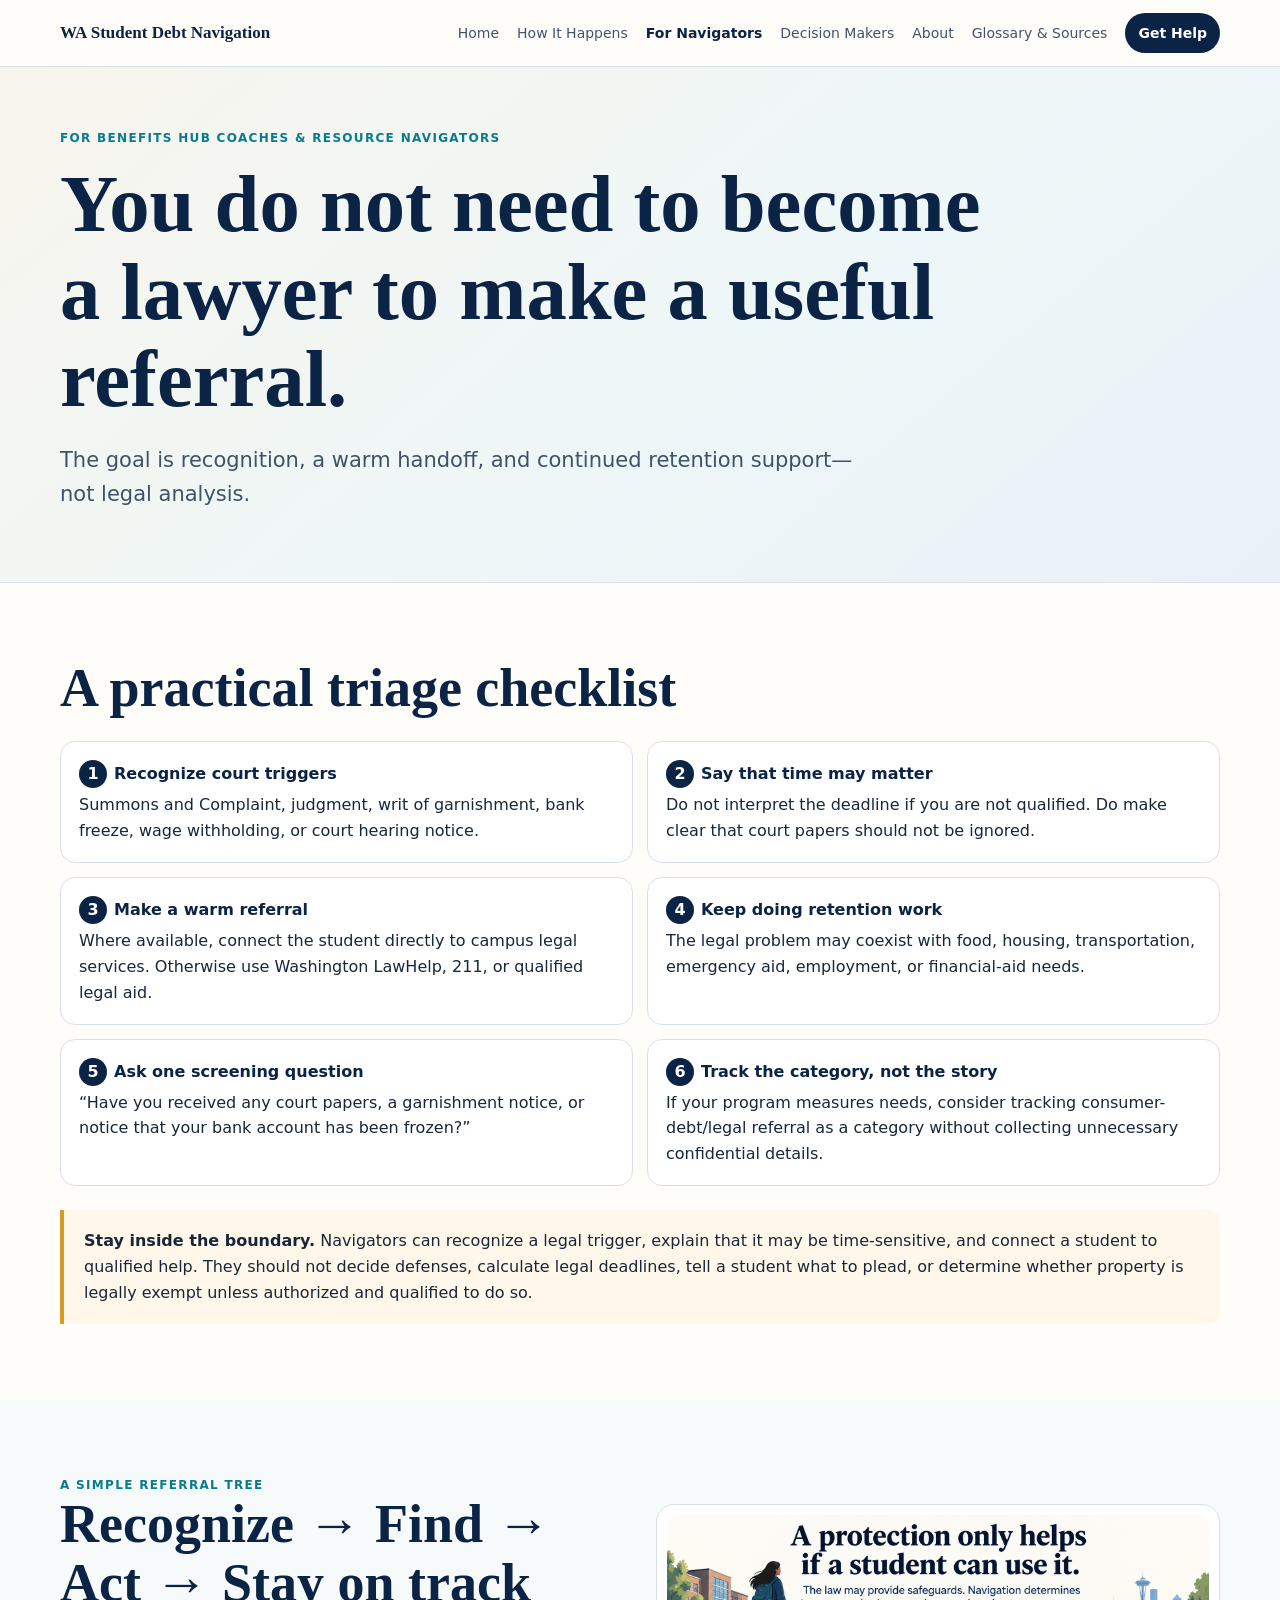
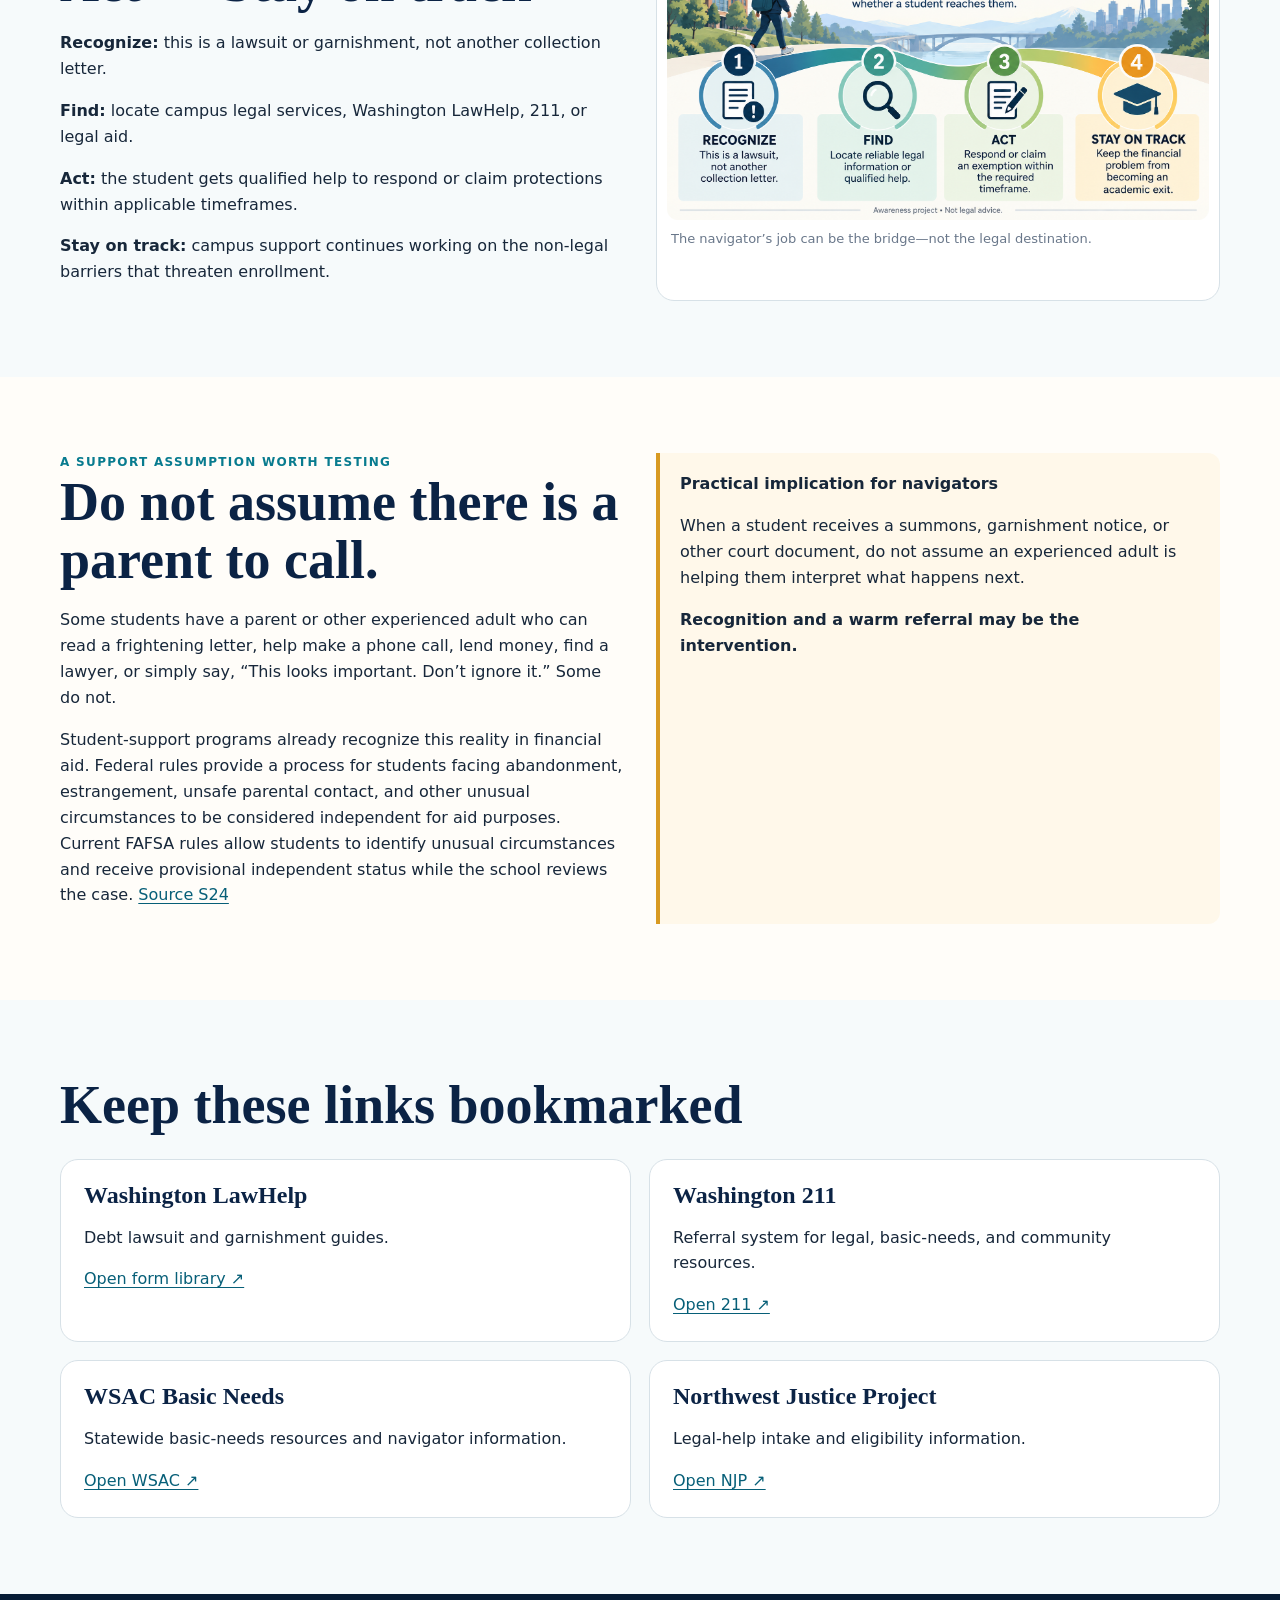
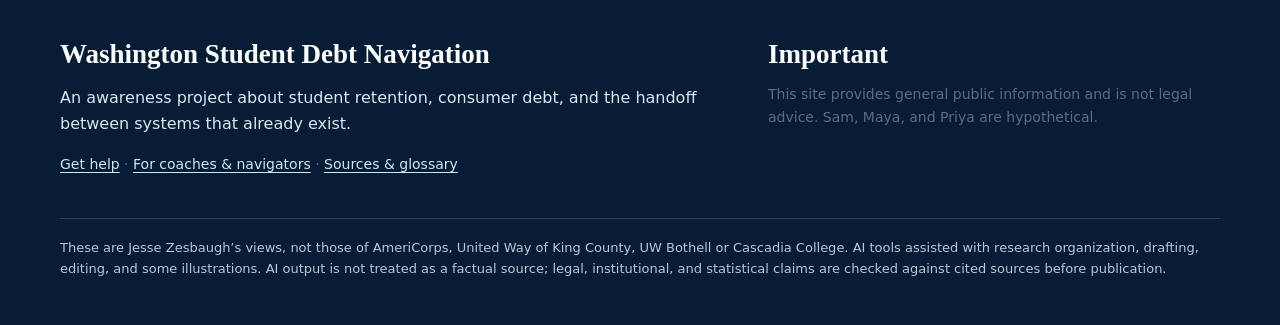
<file: for-navigators.html>
<!DOCTYPE html>
<html lang="en"><head><meta charset="utf-8"/><meta content="width=device-width,initial-scale=1" name="viewport"/><title>Consumer Debt Referral Guide for Benefits Hub Coaches &amp; Navigators | WA Student Debt Navigation</title><meta content="A practical Washington referral guide for Benefits Hub coaches, Basic Needs Navigators, and student-support staff who encounter debt lawsuits or garnishment." name="description"/><link href="assets/css/styles.css" rel="stylesheet"/><meta content="Jesse Zesbaugh" name="author"/><meta content="index,follow,max-image-preview:large,max-snippet:-1,max-video-preview:-1" name="robots"/><meta content="#15354a" name="theme-color"/><meta content="website" property="og:type"/><meta content="WA Student Debt Navigation" property="og:site_name"/><meta content="Consumer Debt Referral Guide for Benefits Hub Coaches &amp; Navigators | WA Student Debt Navigation" property="og:title"/><meta content="A practical Washington referral guide for Benefits Hub coaches, Basic Needs Navigators, and student-support staff who encounter debt lawsuits or garnishment." property="og:description"/><meta content="https://wastudentdebt.org/for-navigators.html" property="og:url"/><meta content="https://wastudentdebt.org/assets/img/recognize-find-act.png" property="og:image"/><meta content="Illustration of the recognize, find, act, and stay-on-track navigation path for Washington students facing consumer debt." property="og:image:alt"/><meta content="summary_large_image" name="twitter:card"/><meta content="Consumer Debt Referral Guide for Benefits Hub Coaches &amp; Navigators | WA Student Debt Navigation" name="twitter:title"/><meta content="A practical Washington referral guide for Benefits Hub coaches, Basic Needs Navigators, and student-support staff who encounter debt lawsuits or garnishment." name="twitter:description"/><meta content="https://wastudentdebt.org/assets/img/recognize-find-act.png" name="twitter:image"/><link href="https://wastudentdebt.org/for-navigators.html" rel="canonical"/><link href="assets/favicon.svg" rel="icon" type="image/svg+xml"/><link href="site.webmanifest" rel="manifest"/><script type="application/ld+json">{"@context":"https://schema.org","@graph":[{"@type":"WebSite","@id":"https://wastudentdebt.org/#website","url":"https://wastudentdebt.org/","name":"Washington Student Debt Navigation","description":"A Washington public-interest project about student retention, consumer debt lawsuits, garnishment, and the missing handoff between campus support and legal help.","inLanguage":"en-US","author":{"@id":"https://wastudentdebt.org/#jesse"}},{"@type":"Person","@id":"https://wastudentdebt.org/#jesse","name":"Jesse Zesbaugh","description":"Former AmeriCorps Benefits Hub Coach and author of the Washington Student Debt Navigation public-interest project."},{"@type":"WebPage","@id":"https://wastudentdebt.org/for-navigators.html#webpage","url":"https://wastudentdebt.org/for-navigators.html","name":"Consumer Debt Referral Guide for Benefits Hub Coaches & Navigators | WA Student Debt Navigation","description":"A practical Washington referral guide for Benefits Hub coaches, Basic Needs Navigators, and student-support staff who encounter debt lawsuits or garnishment.","isPartOf":{"@id":"https://wastudentdebt.org/#website"},"inLanguage":"en-US","author":{"@id":"https://wastudentdebt.org/#jesse"},"dateModified":"2026-10-07","lastReviewed":"2026-10-07"}]}</script></head><body><a class="skip" href="#main">Skip to content</a><header class="site-header"><div class="wrap navrow"><a class="brand" href="index.html">WA Student Debt Navigation</a><nav aria-label="Main navigation" class="desktop-nav"><a href="index.html">Home</a><a href="how-it-happens.html">How It Happens</a><a aria-current="page" href="for-navigators.html">For Navigators</a><a href="for-decision-makers.html">Decision Makers</a><a href="about.html">About</a><a href="glossary-sources.html">Glossary &amp; Sources</a><a class="help-link" href="get-help.html">Get Help</a></nav><details class="mobile-nav"><summary>Menu</summary><nav aria-label="Mobile navigation" class="panel"><a href="index.html">Home</a><a href="how-it-happens.html">How It Happens</a><a aria-current="page" href="for-navigators.html">For Navigators</a><a href="for-decision-makers.html">Decision Makers</a><a href="about.html">About</a><a href="glossary-sources.html">Glossary &amp; Sources</a><a class="help-link" href="get-help.html">Get Help Now</a></nav></details></div></header><main id="main">
<section class="hero compact"><div class="wrap"><div class="eyebrow">For Benefits Hub coaches &amp; resource navigators</div><h1>You do not need to become a lawyer to make a useful referral.</h1><p class="lead">The goal is recognition, a warm handoff, and continued retention support—not legal analysis.</p></div></section>
<section class="section"><div class="wrap"><h2>A practical triage checklist</h2><div class="checklist"><div class="check"><b><span class="number">1</span>Recognize court triggers</b>Summons and Complaint, judgment, writ of garnishment, bank freeze, wage withholding, or court hearing notice.</div><div class="check"><b><span class="number">2</span>Say that time may matter</b>Do not interpret the deadline if you are not qualified. Do make clear that court papers should not be ignored.</div><div class="check"><b><span class="number">3</span>Make a warm referral</b>Where available, connect the student directly to campus legal services. Otherwise use Washington LawHelp, 211, or qualified legal aid.</div><div class="check"><b><span class="number">4</span>Keep doing retention work</b>The legal problem may coexist with food, housing, transportation, emergency aid, employment, or financial-aid needs.</div><div class="check"><b><span class="number">5</span>Ask one screening question</b>“Have you received any court papers, a garnishment notice, or notice that your bank account has been frozen?”</div><div class="check"><b><span class="number">6</span>Track the category, not the story</b>If your program measures needs, consider tracking consumer-debt/legal referral as a category without collecting unnecessary confidential details.</div></div><div class="note warning" style="margin-top:24px"><b>Stay inside the boundary.</b> Navigators can recognize a legal trigger, explain that it may be time-sensitive, and connect a student to qualified help. They should not decide defenses, calculate legal deadlines, tell a student what to plead, or determine whether property is legally exempt unless authorized and qualified to do so.</div></div></section>
<section class="section alt"><div class="wrap grid2"><div><div class="kicker">A simple referral tree</div><h2>Recognize → Find → Act → Stay on track</h2><p><b>Recognize:</b> this is a lawsuit or garnishment, not another collection letter.</p><p><b>Find:</b> locate campus legal services, Washington LawHelp, 211, or legal aid.</p><p><b>Act:</b> the student gets qualified help to respond or claim protections within applicable timeframes.</p><p><b>Stay on track:</b> campus support continues working on the non-legal barriers that threaten enrollment.</p></div><div class="figure"><img alt="Four-step illustration: Recognize, Find, Act, Stay on Track." src="assets/img/recognize-find-act.png"/><div class="caption">The navigator’s job can be the bridge—not the legal destination.</div></div></div></section>
<section class="section"><div class="wrap grid2"><div><div class="kicker">A support assumption worth testing</div><h2>Do not assume there is a parent to call.</h2><p>Some students have a parent or other experienced adult who can read a frightening letter, help make a phone call, lend money, find a lawyer, or simply say, “This looks important. Don’t ignore it.” Some do not.</p><p>Student-support programs already recognize this reality in financial aid. Federal rules provide a process for students facing abandonment, estrangement, unsafe parental contact, and other unusual circumstances to be considered independent for aid purposes. Current FAFSA rules allow students to identify unusual circumstances and receive provisional independent status while the school reviews the case. <a href="glossary-sources.html#s24">Source S24</a></p></div><div class="note warning"><b>Practical implication for navigators</b><p>When a student receives a summons, garnishment notice, or other court document, do not assume an experienced adult is helping them interpret what happens next.</p><p><b>Recognition and a warm referral may be the intervention.</b></p></div></div></section>
<section class="section alt"><div class="wrap"><h2>Keep these links bookmarked</h2><div class="cards"><div class="card"><h3>Washington LawHelp</h3><p>Debt lawsuit and garnishment guides.</p><a href="https://www.washingtonlawhelp.org/en/form-library">Open form library ↗</a></div><div class="card"><h3>Washington 211</h3><p>Referral system for legal, basic-needs, and community resources.</p><a href="https://wa211.org/">Open 211 ↗</a></div><div class="card"><h3>WSAC Basic Needs</h3><p>Statewide basic-needs resources and navigator information.</p><a href="https://wsac.wa.gov/basic-needs">Open WSAC ↗</a></div><div class="card"><h3>Northwest Justice Project</h3><p>Legal-help intake and eligibility information.</p><a href="https://nwjustice.org/get-legal-help">Open NJP ↗</a></div></div></div></section>
</main><footer class="site-footer"><div class="wrap"><div class="footer-grid"><div><h3>Washington Student Debt Navigation</h3><p>An awareness project about student retention, consumer debt, and the handoff between systems that already exist.</p><p class="small"><a href="get-help.html">Get help</a> · <a href="for-navigators.html">For coaches &amp; navigators</a> · <a href="glossary-sources.html">Sources &amp; glossary</a></p></div><div><h3>Important</h3><p class="small">This site provides general public information and is not legal advice. Sam, Maya, and Priya are hypothetical.</p></div></div><div class="legal">These are Jesse Zesbaugh’s views, not those of AmeriCorps, United Way of King County, UW Bothell or Cascadia College. AI tools assisted with research organization, drafting, editing, and some illustrations. AI output is not treated as a factual source; legal, institutional, and statistical claims are checked against cited sources before publication.</div></div></footer><script src="assets/js/site.js"></script></body></html>
</file>
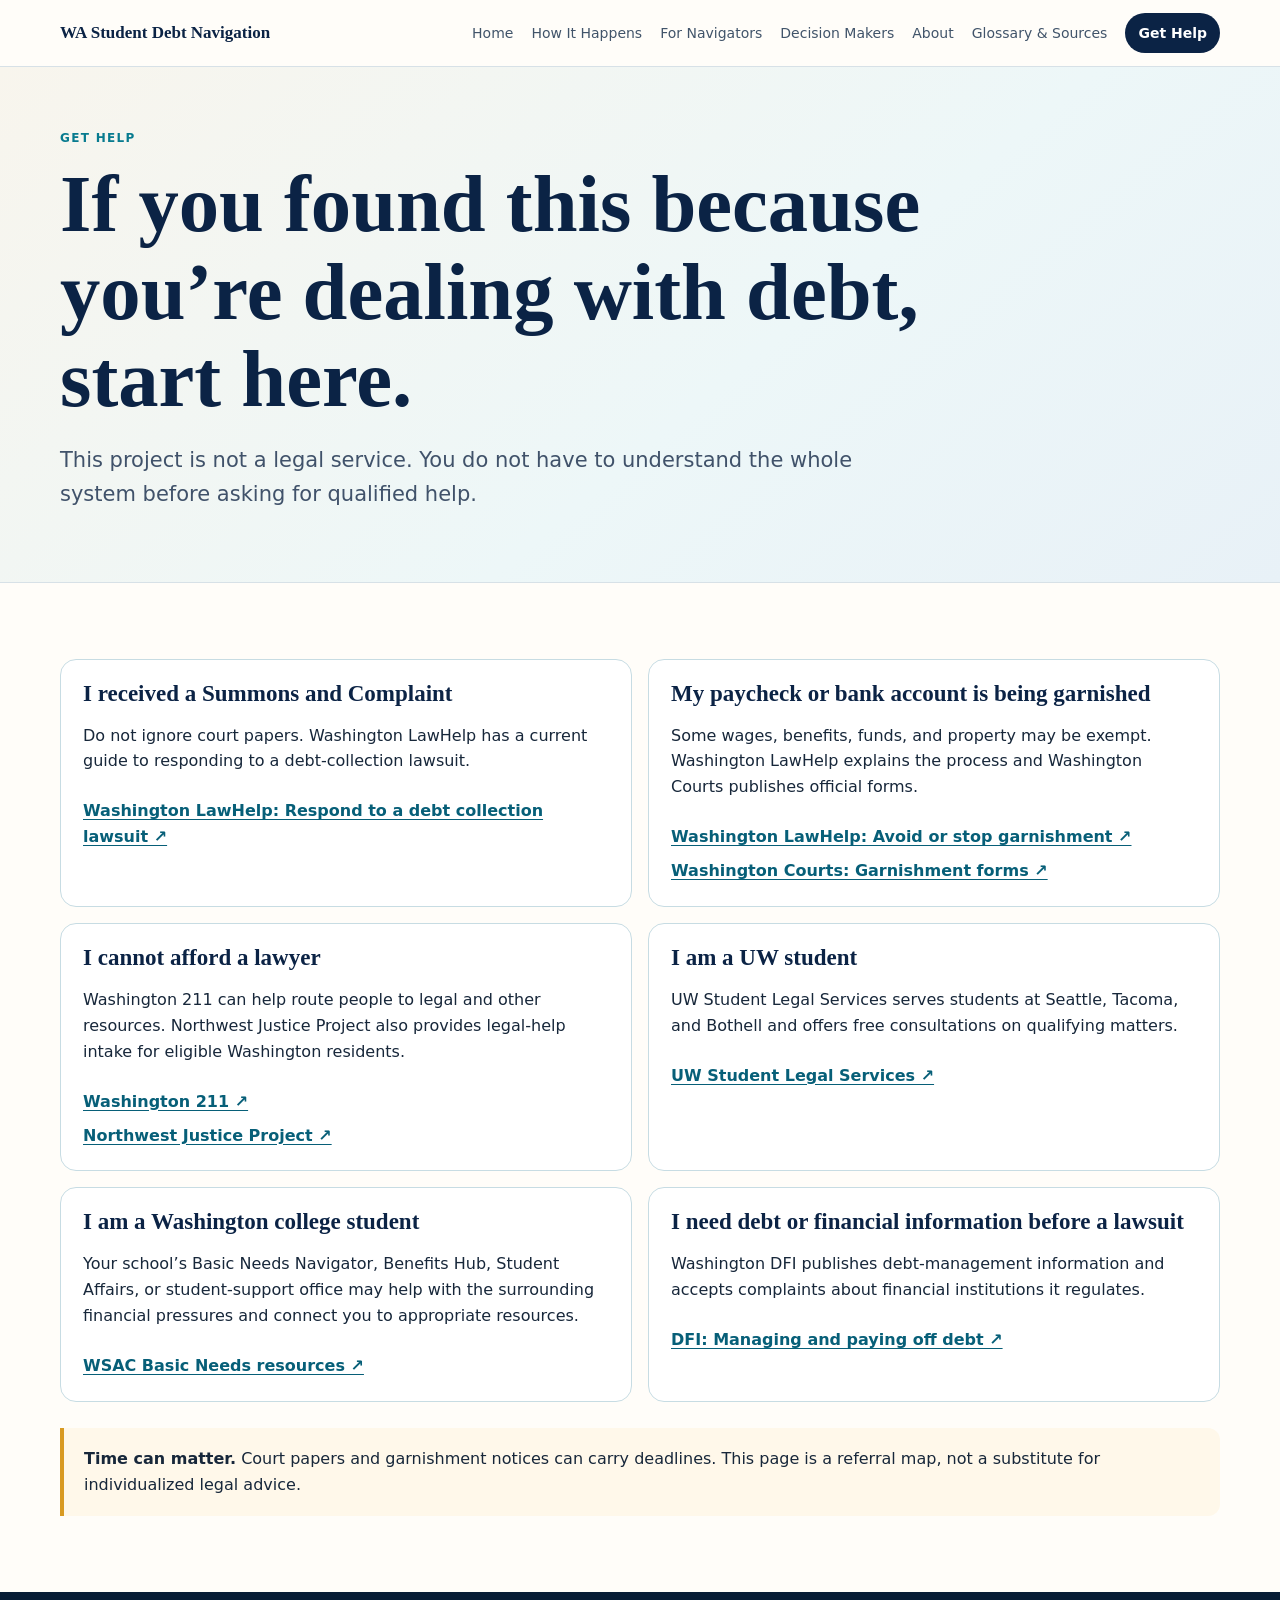
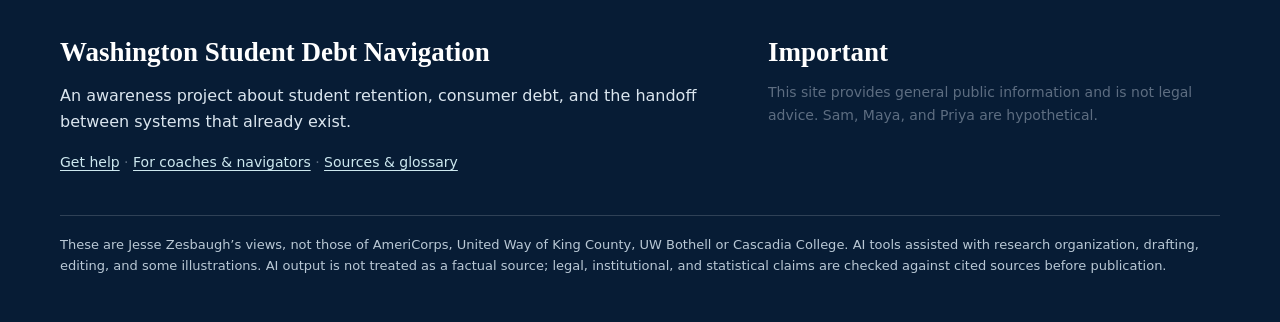
<file: get-help.html>
<!DOCTYPE html>
<html lang="en"><head><meta charset="utf-8"/><meta content="width=device-width,initial-scale=1" name="viewport"/><title>Debt Lawsuit &amp; Garnishment Help for Washington Students | WA Student Debt Navigation</title><meta content="Current Washington resources for students facing debt collection, a summons, judgment, bank or wage garnishment, or related financial stress." name="description"/><link href="assets/css/styles.css" rel="stylesheet"/><meta content="Jesse Zesbaugh" name="author"/><meta content="index,follow,max-image-preview:large,max-snippet:-1,max-video-preview:-1" name="robots"/><meta content="#15354a" name="theme-color"/><meta content="website" property="og:type"/><meta content="WA Student Debt Navigation" property="og:site_name"/><meta content="Debt Lawsuit &amp; Garnishment Help for Washington Students | WA Student Debt Navigation" property="og:title"/><meta content="Current Washington resources for students facing debt collection, a summons, judgment, bank or wage garnishment, or related financial stress." property="og:description"/><meta content="https://wastudentdebt.org/get-help.html" property="og:url"/><meta content="https://wastudentdebt.org/assets/img/recognize-find-act.png" property="og:image"/><meta content="Illustration of the recognize, find, act, and stay-on-track navigation path for Washington students facing consumer debt." property="og:image:alt"/><meta content="summary_large_image" name="twitter:card"/><meta content="Debt Lawsuit &amp; Garnishment Help for Washington Students | WA Student Debt Navigation" name="twitter:title"/><meta content="Current Washington resources for students facing debt collection, a summons, judgment, bank or wage garnishment, or related financial stress." name="twitter:description"/><meta content="https://wastudentdebt.org/assets/img/recognize-find-act.png" name="twitter:image"/><link href="https://wastudentdebt.org/get-help.html" rel="canonical"/><link href="assets/favicon.svg" rel="icon" type="image/svg+xml"/><link href="site.webmanifest" rel="manifest"/><script type="application/ld+json">{"@context":"https://schema.org","@graph":[{"@type":"WebSite","@id":"https://wastudentdebt.org/#website","url":"https://wastudentdebt.org/","name":"Washington Student Debt Navigation","description":"A Washington public-interest project about student retention, consumer debt lawsuits, garnishment, and the missing handoff between campus support and legal help.","inLanguage":"en-US","author":{"@id":"https://wastudentdebt.org/#jesse"}},{"@type":"Person","@id":"https://wastudentdebt.org/#jesse","name":"Jesse Zesbaugh","description":"Former AmeriCorps Benefits Hub Coach and author of the Washington Student Debt Navigation public-interest project."},{"@type":"WebPage","@id":"https://wastudentdebt.org/get-help.html#webpage","url":"https://wastudentdebt.org/get-help.html","name":"Debt Lawsuit & Garnishment Help for Washington Students | WA Student Debt Navigation","description":"Current Washington resources for students facing debt collection, a summons, judgment, bank or wage garnishment, or related financial stress.","isPartOf":{"@id":"https://wastudentdebt.org/#website"},"inLanguage":"en-US","author":{"@id":"https://wastudentdebt.org/#jesse"},"dateModified":"2026-10-07","lastReviewed":"2026-10-07"}]}</script></head><body><a class="skip" href="#main">Skip to content</a><header class="site-header"><div class="wrap navrow"><a class="brand" href="index.html">WA Student Debt Navigation</a><nav aria-label="Main navigation" class="desktop-nav"><a href="index.html">Home</a><a href="how-it-happens.html">How It Happens</a><a href="for-navigators.html">For Navigators</a><a href="for-decision-makers.html">Decision Makers</a><a href="about.html">About</a><a href="glossary-sources.html">Glossary &amp; Sources</a><a class="help-link" href="get-help.html">Get Help</a></nav><details class="mobile-nav"><summary>Menu</summary><nav aria-label="Mobile navigation" class="panel"><a href="index.html">Home</a><a href="how-it-happens.html">How It Happens</a><a href="for-navigators.html">For Navigators</a><a href="for-decision-makers.html">Decision Makers</a><a href="about.html">About</a><a href="glossary-sources.html">Glossary &amp; Sources</a><a class="help-link" href="get-help.html">Get Help Now</a></nav></details></div></header><main id="main">
<section class="hero compact"><div class="wrap"><div class="eyebrow">Get help</div><h1>If you found this because you’re dealing with debt, start here.</h1><p class="lead">This project is not a legal service. You do not have to understand the whole system before asking for qualified help.</p></div></section>
<section class="section"><div class="wrap"><div class="help-grid"><article class="help-item"><h3>I received a Summons and Complaint</h3><p>Do not ignore court papers. Washington LawHelp has a current guide to responding to a debt-collection lawsuit.</p><a class="action" href="https://www.washingtonlawhelp.org/en/respond-debt-collection-lawsuit">Washington LawHelp: Respond to a debt collection lawsuit ↗</a></article><article class="help-item"><h3>My paycheck or bank account is being garnished</h3><p>Some wages, benefits, funds, and property may be exempt. Washington LawHelp explains the process and Washington Courts publishes official forms.</p><a class="action" href="https://www.washingtonlawhelp.org/en/avoid-or-stop-garnishment">Washington LawHelp: Avoid or stop garnishment ↗</a><br/><a class="action" href="https://www.courts.wa.gov/forms/?fa=forms.contribute&amp;formID=20">Washington Courts: Garnishment forms ↗</a></article><article class="help-item"><h3>I cannot afford a lawyer</h3><p>Washington 211 can help route people to legal and other resources. Northwest Justice Project also provides legal-help intake for eligible Washington residents.</p><a class="action" href="https://wa211.org/">Washington 211 ↗</a><br/><a class="action" href="https://nwjustice.org/get-legal-help">Northwest Justice Project ↗</a></article><article class="help-item"><h3>I am a UW student</h3><p>UW Student Legal Services serves students at Seattle, Tacoma, and Bothell and offers free consultations on qualifying matters.</p><a class="action" href="https://hub.washington.edu/sls/services/consultations/">UW Student Legal Services ↗</a></article><article class="help-item"><h3>I am a Washington college student</h3><p>Your school’s Basic Needs Navigator, Benefits Hub, Student Affairs, or student-support office may help with the surrounding financial pressures and connect you to appropriate resources.</p><a class="action" href="https://wsac.wa.gov/basic-needs">WSAC Basic Needs resources ↗</a></article><article class="help-item"><h3>I need debt or financial information before a lawsuit</h3><p>Washington DFI publishes debt-management information and accepts complaints about financial institutions it regulates.</p><a class="action" href="https://dfi.wa.gov/financial-education/information/debt">DFI: Managing and paying off debt ↗</a></article></div><div class="note warning" style="margin-top:26px"><b>Time can matter.</b> Court papers and garnishment notices can carry deadlines. This page is a referral map, not a substitute for individualized legal advice.</div></div></section>
</main><footer class="site-footer"><div class="wrap"><div class="footer-grid"><div><h3>Washington Student Debt Navigation</h3><p>An awareness project about student retention, consumer debt, and the handoff between systems that already exist.</p><p class="small"><a href="get-help.html">Get help</a> · <a href="for-navigators.html">For coaches &amp; navigators</a> · <a href="glossary-sources.html">Sources &amp; glossary</a></p></div><div><h3>Important</h3><p class="small">This site provides general public information and is not legal advice. Sam, Maya, and Priya are hypothetical.</p></div></div><div class="legal">These are Jesse Zesbaugh’s views, not those of AmeriCorps, United Way of King County, UW Bothell or Cascadia College. AI tools assisted with research organization, drafting, editing, and some illustrations. AI output is not treated as a factual source; legal, institutional, and statistical claims are checked against cited sources before publication.</div></div></footer><script src="assets/js/site.js"></script></body></html>
</file>
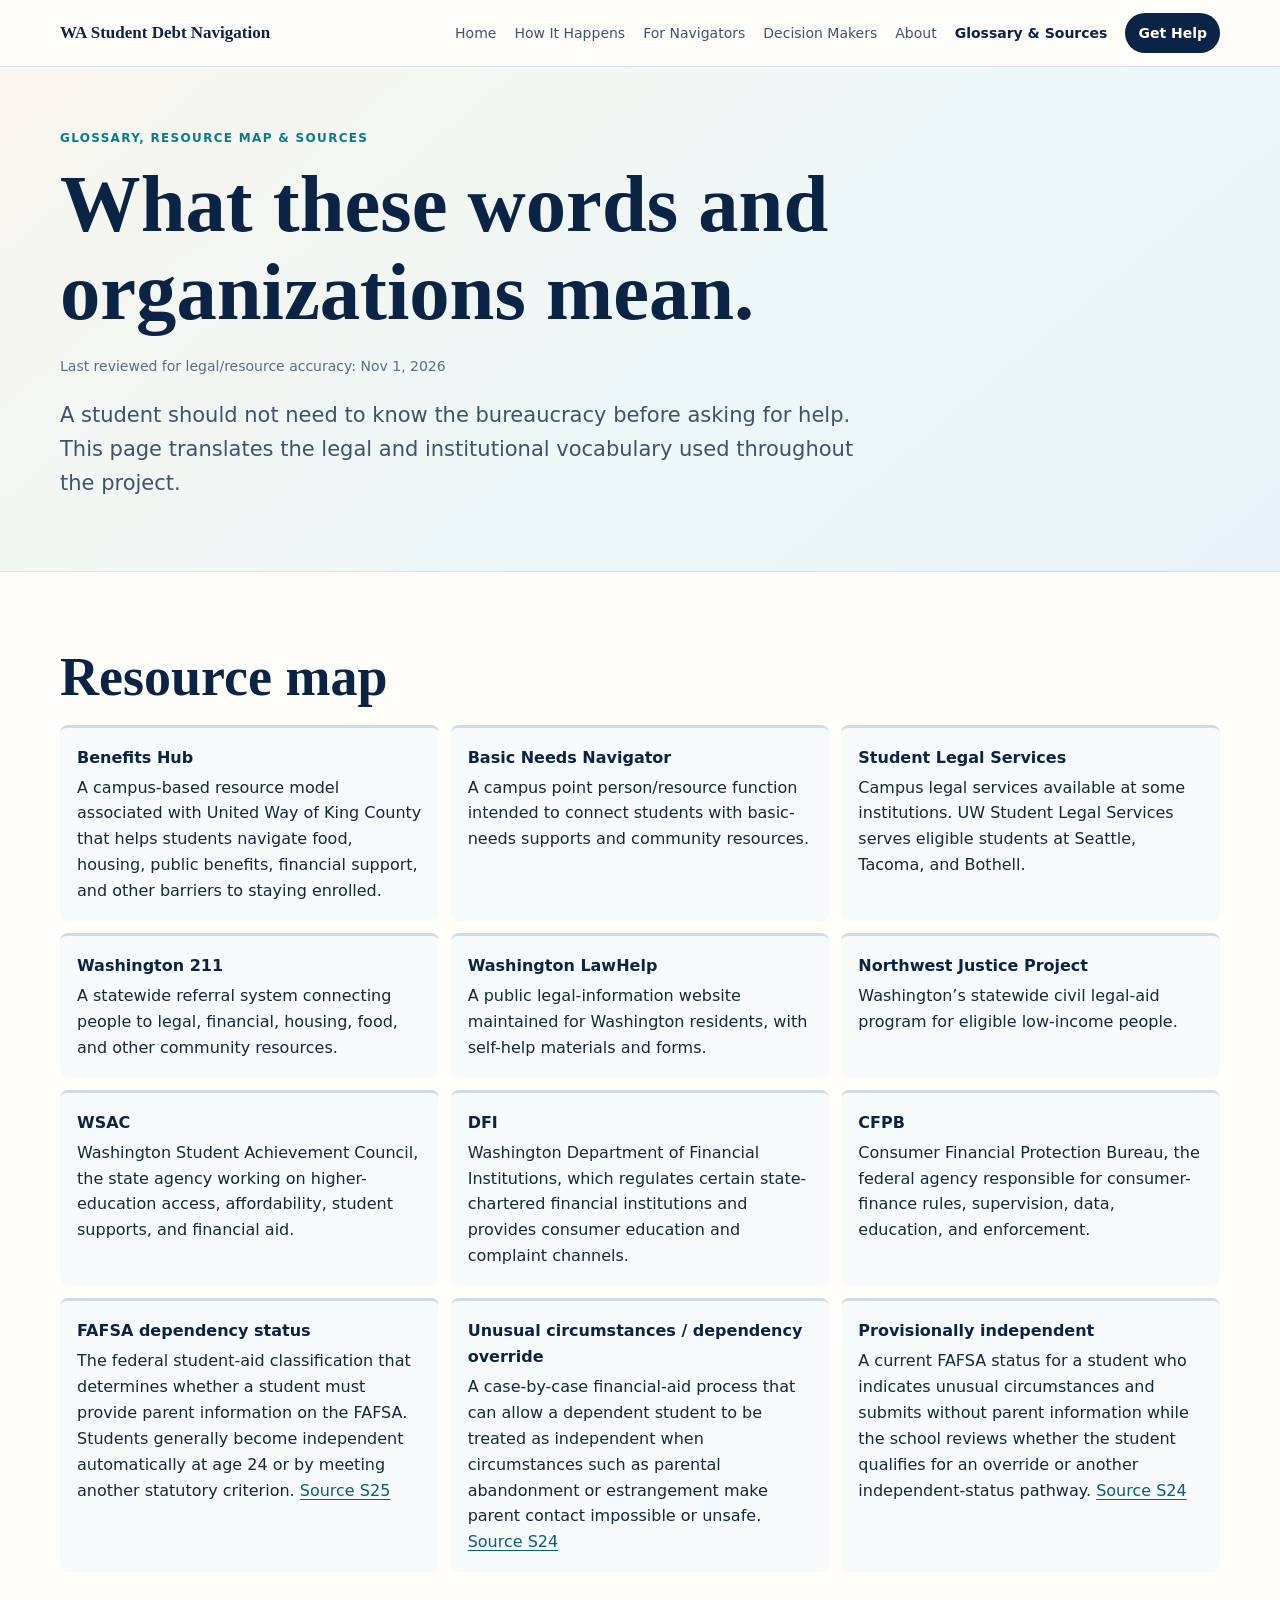
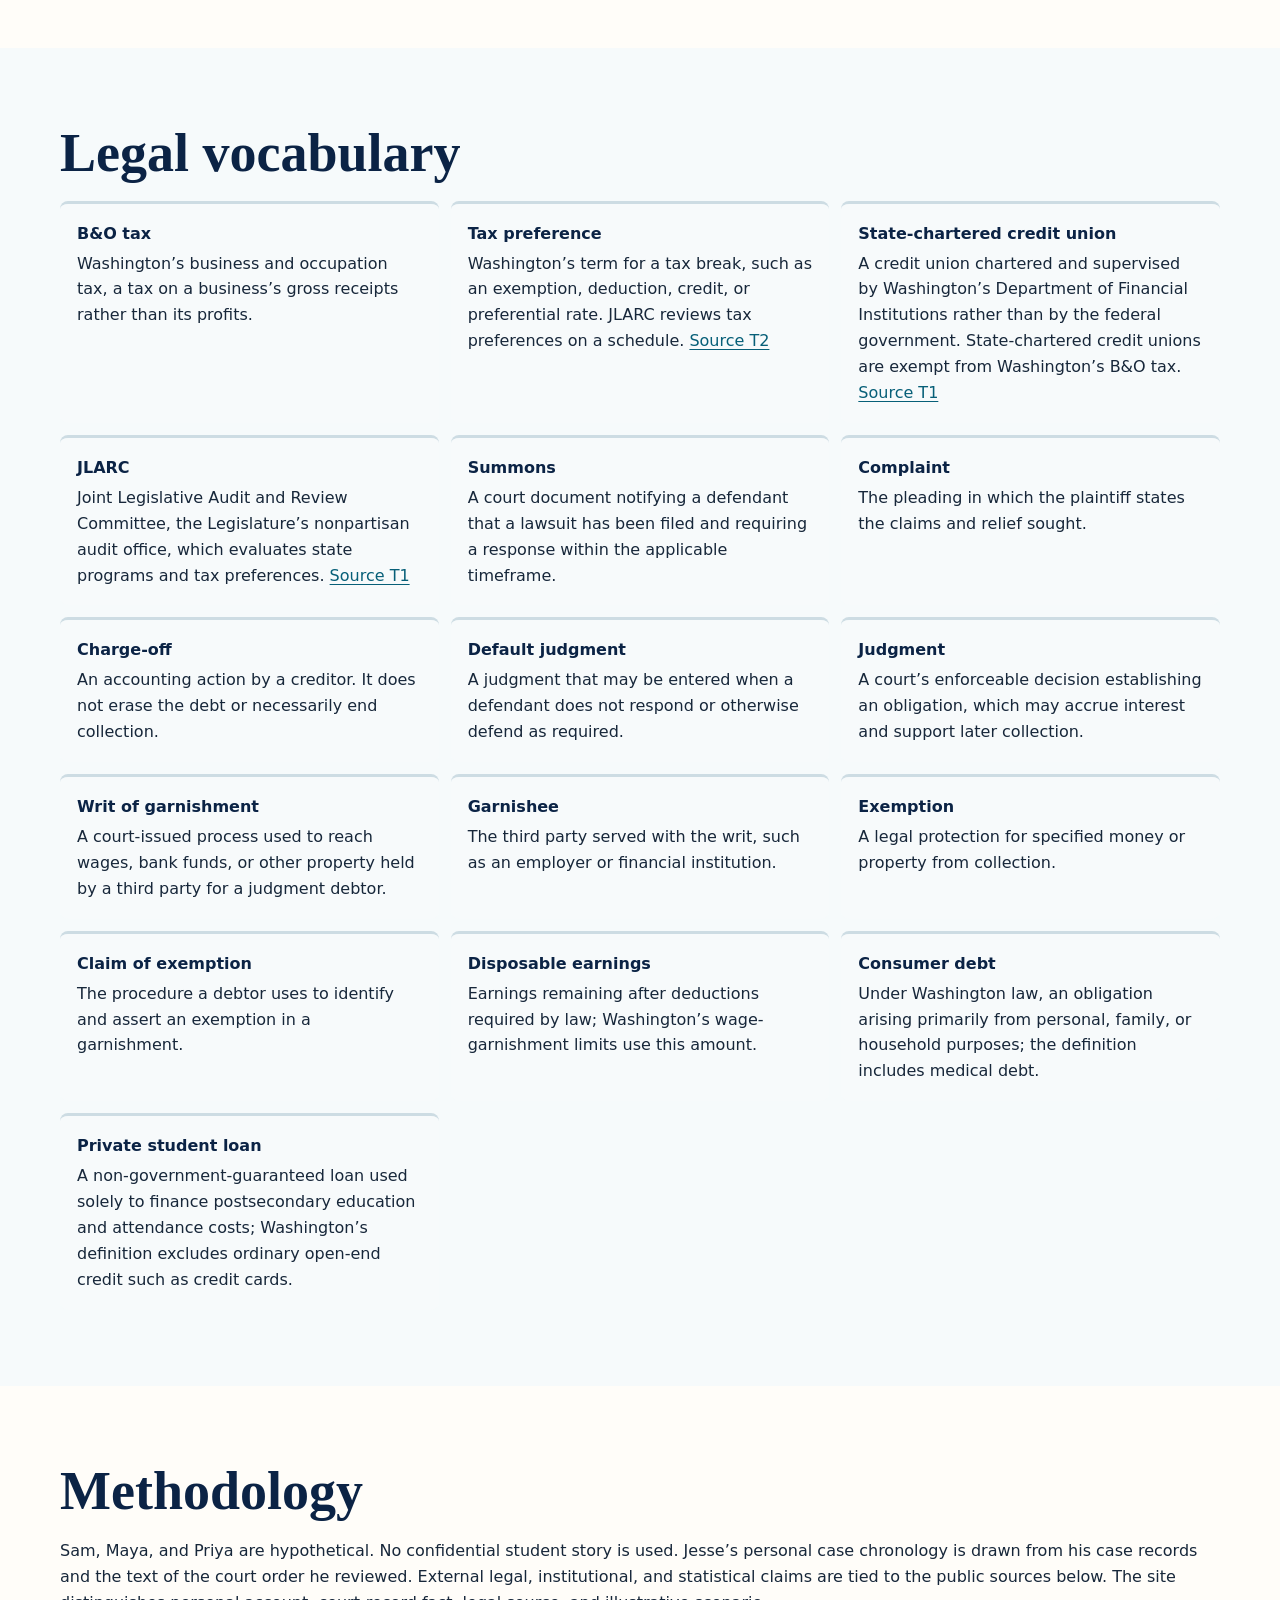
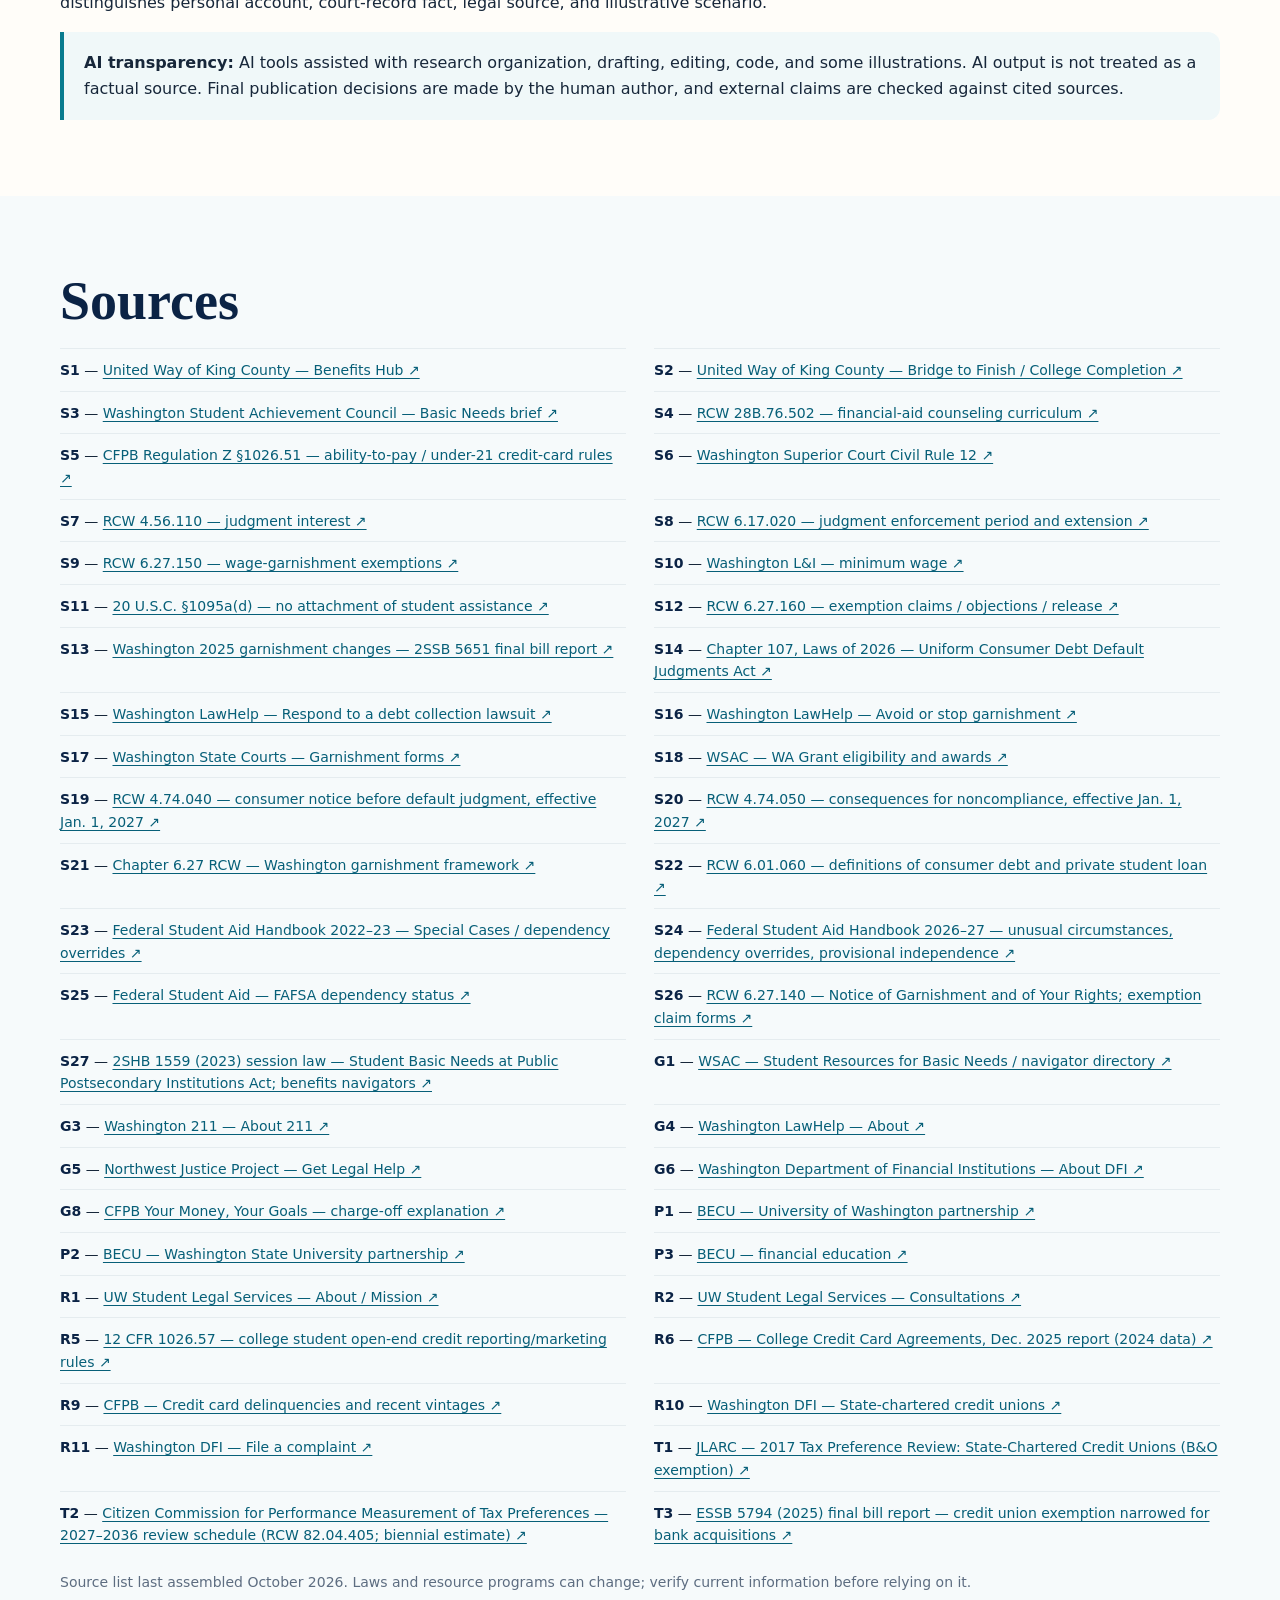
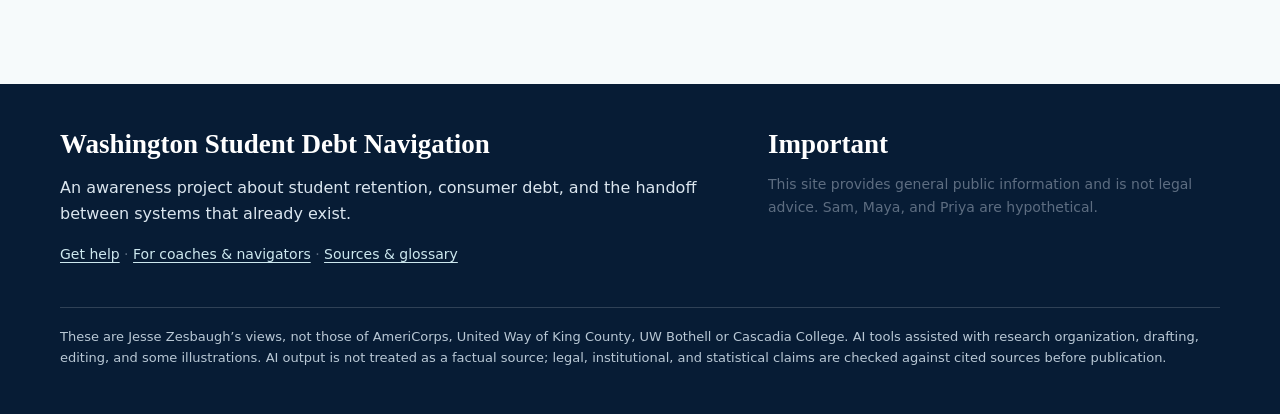
<file: glossary-sources.html>
<!DOCTYPE html>

<html lang="en"><head><meta charset="utf-8"/><meta content="width=device-width,initial-scale=1" name="viewport"/><title>Washington Student Debt Glossary, Sources &amp; Methodology</title><meta content="Plain-language definitions, primary legal and institutional sources, methodology, AI transparency, and review notes for the WA Student Debt Navigation project." name="description"/><link href="assets/css/styles.css" rel="stylesheet"/><meta content="Jesse Zesbaugh" name="author"/><meta content="index,follow,max-image-preview:large,max-snippet:-1,max-video-preview:-1" name="robots"/><meta content="#15354a" name="theme-color"/><meta content="website" property="og:type"/><meta content="WA Student Debt Navigation" property="og:site_name"/><meta content="Washington Student Debt Glossary, Sources &amp; Methodology" property="og:title"/><meta content="Plain-language definitions, primary legal and institutional sources, methodology, AI transparency, and review notes for the WA Student Debt Navigation project." property="og:description"/><meta content="https://wastudentdebt.org/glossary-sources.html" property="og:url"/><meta content="https://wastudentdebt.org/assets/img/recognize-find-act.png" property="og:image"/><meta content="Illustration of the recognize, find, act, and stay-on-track navigation path for Washington students facing consumer debt." property="og:image:alt"/><meta content="summary_large_image" name="twitter:card"/><meta content="Washington Student Debt Glossary, Sources &amp; Methodology" name="twitter:title"/><meta content="Plain-language definitions, primary legal and institutional sources, methodology, AI transparency, and review notes for the WA Student Debt Navigation project." name="twitter:description"/><meta content="https://wastudentdebt.org/assets/img/recognize-find-act.png" name="twitter:image"/><link href="https://wastudentdebt.org/glossary-sources.html" rel="canonical"/><link href="assets/favicon.svg" rel="icon" type="image/svg+xml"/><link href="site.webmanifest" rel="manifest"/><script type="application/ld+json">{"@context":"https://schema.org","@graph":[{"@type":"WebSite","@id":"https://wastudentdebt.org/#website","url":"https://wastudentdebt.org/","name":"Washington Student Debt Navigation","description":"A Washington public-interest project about student retention, consumer debt lawsuits, garnishment, and the missing handoff between campus support and legal help.","inLanguage":"en-US","author":{"@id":"https://wastudentdebt.org/#jesse"}},{"@type":"Person","@id":"https://wastudentdebt.org/#jesse","name":"Jesse Zesbaugh","description":"Former AmeriCorps Benefits Hub Coach and author of the Washington Student Debt Navigation public-interest project."},{"@type":"WebPage","@id":"https://wastudentdebt.org/glossary-sources.html#webpage","url":"https://wastudentdebt.org/glossary-sources.html","name":"Washington Student Debt Glossary, Sources & Methodology","description":"Plain-language definitions, primary legal and institutional sources, methodology, AI transparency, and review notes for the WA Student Debt Navigation project.","isPartOf":{"@id":"https://wastudentdebt.org/#website"},"inLanguage":"en-US","author":{"@id":"https://wastudentdebt.org/#jesse"},"dateModified":"2026-11-01","lastReviewed":"2026-11-01"}]}</script></head><body><a class="skip" href="#main">Skip to content</a><header class="site-header"><div class="wrap navrow"><a class="brand" href="index.html">WA Student Debt Navigation</a><nav aria-label="Main navigation" class="desktop-nav"><a href="index.html">Home</a><a href="how-it-happens.html">How It Happens</a><a href="for-navigators.html">For Navigators</a><a href="for-decision-makers.html">Decision Makers</a><a href="about.html">About</a><a aria-current="page" href="glossary-sources.html">Glossary &amp; Sources</a><a class="help-link" href="get-help.html">Get Help</a></nav><details class="mobile-nav"><summary>Menu</summary><nav aria-label="Mobile navigation" class="panel"><a href="index.html">Home</a><a href="how-it-happens.html">How It Happens</a><a href="for-navigators.html">For Navigators</a><a href="for-decision-makers.html">Decision Makers</a><a href="about.html">About</a><a aria-current="page" href="glossary-sources.html">Glossary &amp; Sources</a><a class="help-link" href="get-help.html">Get Help Now</a></nav></details></div></header><main id="main">
<section class="hero compact"><div class="wrap"><div class="eyebrow">Glossary, resource map &amp; sources</div><h1>What these words and organizations mean.</h1><p class="small">Last reviewed for legal/resource accuracy: <time datetime="2026-11-01">Nov 1, 2026</time></p><p class="lead">A student should not need to know the bureaucracy before asking for help. This page translates the legal and institutional vocabulary used throughout the project.</p></div></section>
<section class="section"><div class="wrap"><h2>Resource map</h2><div class="glossary"><div class="term"><b>Benefits Hub</b>A campus-based resource model associated with United Way of King County that helps students navigate food, housing, public benefits, financial support, and other barriers to staying enrolled.</div><div class="term"><b>Basic Needs Navigator</b>A campus point person/resource function intended to connect students with basic-needs supports and community resources.</div><div class="term"><b>Student Legal Services</b>Campus legal services available at some institutions. UW Student Legal Services serves eligible students at Seattle, Tacoma, and Bothell.</div><div class="term"><b>Washington 211</b>A statewide referral system connecting people to legal, financial, housing, food, and other community resources.</div><div class="term"><b>Washington LawHelp</b>A public legal-information website maintained for Washington residents, with self-help materials and forms.</div><div class="term"><b>Northwest Justice Project</b>Washington’s statewide civil legal-aid program for eligible low-income people.</div><div class="term"><b>WSAC</b>Washington Student Achievement Council, the state agency working on higher-education access, affordability, student supports, and financial aid.</div><div class="term"><b>DFI</b>Washington Department of Financial Institutions, which regulates certain state-chartered financial institutions and provides consumer education and complaint channels.</div><div class="term"><b>CFPB</b>Consumer Financial Protection Bureau, the federal agency responsible for consumer-finance rules, supervision, data, education, and enforcement.</div><div class="term"><b>FAFSA dependency status</b>The federal student-aid classification that determines whether a student must provide parent information on the FAFSA. Students generally become independent automatically at age 24 or by meeting another statutory criterion. <a href="#s25">Source S25</a></div><div class="term"><b>Unusual circumstances / dependency override</b>A case-by-case financial-aid process that can allow a dependent student to be treated as independent when circumstances such as parental abandonment or estrangement make parent contact impossible or unsafe. <a href="#s24">Source S24</a></div><div class="term"><b>Provisionally independent</b>A current FAFSA status for a student who indicates unusual circumstances and submits without parent information while the school reviews whether the student qualifies for an override or another independent-status pathway. <a href="#s24">Source S24</a></div></div></div></section>
<section class="section alt"><div class="wrap"><h2>Legal vocabulary</h2><div class="glossary"><div class="term"><b>B&amp;O tax</b>Washington’s business and occupation tax, a tax on a business’s gross receipts rather than its profits.</div><div class="term"><b>Tax preference</b>Washington’s term for a tax break, such as an exemption, deduction, credit, or preferential rate. JLARC reviews tax preferences on a schedule. <a href="#t2">Source T2</a></div><div class="term"><b>State-chartered credit union</b>A credit union chartered and supervised by Washington’s Department of Financial Institutions rather than by the federal government. State-chartered credit unions are exempt from Washington’s B&amp;O tax. <a href="#t1">Source T1</a></div><div class="term"><b>JLARC</b>Joint Legislative Audit and Review Committee, the Legislature’s nonpartisan audit office, which evaluates state programs and tax preferences. <a href="#t1">Source T1</a></div><div class="term"><b>Summons</b>A court document notifying a defendant that a lawsuit has been filed and requiring a response within the applicable timeframe.</div><div class="term"><b>Complaint</b>The pleading in which the plaintiff states the claims and relief sought.</div><div class="term"><b>Charge-off</b>An accounting action by a creditor. It does not erase the debt or necessarily end collection.</div><div class="term"><b>Default judgment</b>A judgment that may be entered when a defendant does not respond or otherwise defend as required.</div><div class="term"><b>Judgment</b>A court’s enforceable decision establishing an obligation, which may accrue interest and support later collection.</div><div class="term"><b>Writ of garnishment</b>A court-issued process used to reach wages, bank funds, or other property held by a third party for a judgment debtor.</div><div class="term"><b>Garnishee</b>The third party served with the writ, such as an employer or financial institution.</div><div class="term"><b>Exemption</b>A legal protection for specified money or property from collection.</div><div class="term"><b>Claim of exemption</b>The procedure a debtor uses to identify and assert an exemption in a garnishment.</div><div class="term"><b>Disposable earnings</b>Earnings remaining after deductions required by law; Washington’s wage-garnishment limits use this amount.</div><div class="term"><b>Consumer debt</b>Under Washington law, an obligation arising primarily from personal, family, or household purposes; the definition includes medical debt.</div><div class="term"><b>Private student loan</b>A non-government-guaranteed loan used solely to finance postsecondary education and attendance costs; Washington’s definition excludes ordinary open-end credit such as credit cards.</div></div></div></section>
<section class="section"><div class="wrap"><h2>Methodology</h2><p>Sam, Maya, and Priya are hypothetical. No confidential student story is used. Jesse’s personal case chronology is drawn from his case records and the text of the court order he reviewed. External legal, institutional, and statistical claims are tied to the public sources below. The site distinguishes personal account, court-record fact, legal source, and illustrative scenario.</p><div class="note"><b>AI transparency:</b> AI tools assisted with research organization, drafting, editing, code, and some illustrations. AI output is not treated as a factual source. Final publication decisions are made by the human author, and external claims are checked against cited sources.</div></div></section>
<section class="section alt"><div class="wrap"><h2>Sources</h2><div class="source-list"><div class="source-item anchor-offset" id="s1"><b>S1</b> — <a href="https://www.uwkc.org/benefitshub/">United Way of King County — Benefits Hub ↗</a></div><div class="source-item anchor-offset" id="s2"><b>S2</b> — <a href="https://www.uwkc.org/what-we-do/our-neighbor-fund/education/bridge-to-finish/">United Way of King County — Bridge to Finish / College Completion ↗</a></div><div class="source-item anchor-offset" id="s3"><b>S3</b> — <a href="https://wsac.wa.gov/sites/default/files/2026-01-27-0541-Basic.Needs_.pdf">Washington Student Achievement Council — Basic Needs brief ↗</a></div><div class="source-item anchor-offset" id="s4"><b>S4</b> — <a href="https://app.leg.wa.gov/rcw/default.aspx?cite=28B.76.502">RCW 28B.76.502 — financial-aid counseling curriculum ↗</a></div><div class="source-item anchor-offset" id="s5"><b>S5</b> — <a href="https://www.consumerfinance.gov/rules-policy/regulations/1026/51/">CFPB Regulation Z §1026.51 — ability-to-pay / under-21 credit-card rules ↗</a></div><div class="source-item anchor-offset" id="s6"><b>S6</b> — <a href="https://www.courts.wa.gov/court_rules/pdf/CR/SUP_CR_12_00_00.pdf">Washington Superior Court Civil Rule 12 ↗</a></div><div class="source-item anchor-offset" id="s7"><b>S7</b> — <a href="https://app.leg.wa.gov/rcw/default.aspx?cite=4.56.110">RCW 4.56.110 — judgment interest ↗</a></div><div class="source-item anchor-offset" id="s8"><b>S8</b> — <a href="https://app.leg.wa.gov/rcw/default.aspx?cite=6.17.020">RCW 6.17.020 — judgment enforcement period and extension ↗</a></div><div class="source-item anchor-offset" id="s9"><b>S9</b> — <a href="https://app.leg.wa.gov/rcw/default.aspx?cite=6.27.150">RCW 6.27.150 — wage-garnishment exemptions ↗</a></div><div class="source-item anchor-offset" id="s10"><b>S10</b> — <a href="https://www.lni.wa.gov/workers-rights/wages/minimum-wage/index">Washington L&amp;I — minimum wage ↗</a></div><div class="source-item anchor-offset" id="s11"><b>S11</b> — <a href="https://www.govinfo.gov/link/uscode/20/1095a">20 U.S.C. §1095a(d) — no attachment of student assistance ↗</a></div><div class="source-item anchor-offset" id="s12"><b>S12</b> — <a href="https://app.leg.wa.gov/rcw/default.aspx?cite=6.27.160">RCW 6.27.160 — exemption claims / objections / release ↗</a></div><div class="source-item anchor-offset" id="s13"><b>S13</b> — <a href="https://lawfilesext.leg.wa.gov/biennium/2025-26/Htm/Bill%20Reports/Senate/5651-S2.E%20SBR%20FBR%2025.htm">Washington 2025 garnishment changes — 2SSB 5651 final bill report ↗</a></div><div class="source-item anchor-offset" id="s14"><b>S14</b> — <a href="https://lawfilesext.leg.wa.gov/Biennium/2025-26/Htm/Bills/Session%20Laws/Senate/5720-S.SL.htm">Chapter 107, Laws of 2026 — Uniform Consumer Debt Default Judgments Act ↗</a></div><div class="source-item anchor-offset" id="s15"><b>S15</b> — <a href="https://www.washingtonlawhelp.org/en/respond-debt-collection-lawsuit">Washington LawHelp — Respond to a debt collection lawsuit ↗</a></div><div class="source-item anchor-offset" id="s16"><b>S16</b> — <a href="https://www.washingtonlawhelp.org/en/avoid-or-stop-garnishment">Washington LawHelp — Avoid or stop garnishment ↗</a></div><div class="source-item anchor-offset" id="s17"><b>S17</b> — <a href="https://www.courts.wa.gov/forms/?fa=forms.contribute&amp;formID=20">Washington State Courts — Garnishment forms ↗</a></div><div class="source-item anchor-offset" id="s18"><b>S18</b> — <a href="https://wsac.wa.gov/wcg-awards">WSAC — WA Grant eligibility and awards ↗</a></div><div class="source-item anchor-offset" id="s19"><b>S19</b> — <a href="https://app.leg.wa.gov/RCW/default.aspx?cite=4.74.040">RCW 4.74.040 — consumer notice before default judgment, effective Jan. 1, 2027 ↗</a></div><div class="source-item anchor-offset" id="s20"><b>S20</b> — <a href="https://app.leg.wa.gov/RCW/default.aspx?cite=4.74.050">RCW 4.74.050 — consequences for noncompliance, effective Jan. 1, 2027 ↗</a></div><div class="source-item anchor-offset" id="s21"><b>S21</b> — <a href="https://app.leg.wa.gov/rcw/default.aspx?cite=6.27&amp;full=true">Chapter 6.27 RCW — Washington garnishment framework ↗</a></div><div class="source-item anchor-offset" id="s22"><b>S22</b> — <a href="https://app.leg.wa.gov/RCW/default.aspx?cite=6.01.060">RCW 6.01.060 — definitions of consumer debt and private student loan ↗</a></div><div class="source-item anchor-offset" id="s23"><b>S23</b> — <a href="https://fsapartners.ed.gov/sites/default/files/2022-2023/2022-2023_Federal_Student_Aid_Handbook/_knowledge-center_fsa-handbook_2022-2023_application-and-verification-guide_ch5-special-cases.pdf">Federal Student Aid Handbook 2022–23 — Special Cases / dependency overrides ↗</a></div><div class="source-item anchor-offset" id="s24"><b>S24</b> — <a href="https://fsapartners.ed.gov/knowledge-center/fsa-handbook/2026-2027/application-and-verification-guide/ch5-special-cases">Federal Student Aid Handbook 2026–27 — unusual circumstances, dependency overrides, provisional independence ↗</a></div><div class="source-item anchor-offset" id="s25"><b>S25</b> — <a href="https://studentaid.gov/apply-for-aid/fafsa/filling-out/dependency">Federal Student Aid — FAFSA dependency status ↗</a></div><div class="source-item anchor-offset" id="s26"><b>S26</b> — <a href="https://app.leg.wa.gov/rcw/default.aspx?cite=6.27.140">RCW 6.27.140 — Notice of Garnishment and of Your Rights; exemption claim forms ↗</a></div><div class="source-item anchor-offset" id="s27"><b>S27</b> — <a href="https://lawfilesext.leg.wa.gov/biennium/2023-24/Pdf/Bills/Session%20Laws/House/1559-S2.sl.pdf">2SHB 1559 (2023) session law — Student Basic Needs at Public Postsecondary Institutions Act; benefits navigators ↗</a></div><div class="source-item anchor-offset" id="g1"><b>G1</b> — <a href="https://wsac.wa.gov/basic-needs">WSAC — Student Resources for Basic Needs / navigator directory ↗</a></div><div class="source-item anchor-offset" id="g3"><b>G3</b> — <a href="https://wa211.org/about/">Washington 211 — About 211 ↗</a></div><div class="source-item anchor-offset" id="g4"><b>G4</b> — <a href="https://www.washingtonlawhelp.org/en/about-washington-law-help">Washington LawHelp — About ↗</a></div><div class="source-item anchor-offset" id="g5"><b>G5</b> — <a href="https://nwjustice.org/get-legal-help">Northwest Justice Project — Get Legal Help ↗</a></div><div class="source-item anchor-offset" id="g6"><b>G6</b> — <a href="https://dfi.wa.gov/about-dfi">Washington Department of Financial Institutions — About DFI ↗</a></div><div class="source-item anchor-offset" id="g8"><b>G8</b> — <a href="https://files.consumerfinance.gov/f/201504_cfpb_ymyg_knowledge-assessment-quiz_legal-aid.pdf">CFPB Your Money, Your Goals — charge-off explanation ↗</a></div><div class="source-item anchor-offset" id="p1"><b>P1</b> — <a href="https://www.becu.org/members-matter/about-membership/becu-partnerships/university-of-washington">BECU — University of Washington partnership ↗</a></div><div class="source-item anchor-offset" id="p2"><b>P2</b> — <a href="https://www.becu.org/members-matter/about-membership/becu-partnerships/washington-state-university">BECU — Washington State University partnership ↗</a></div><div class="source-item anchor-offset" id="p3"><b>P3</b> — <a href="https://www.becu.org/members-matter/education">BECU — financial education ↗</a></div><div class="source-item anchor-offset" id="r1"><b>R1</b> — <a href="https://hub.washington.edu/sls/about/">UW Student Legal Services — About / Mission ↗</a></div><div class="source-item anchor-offset" id="r2"><b>R2</b> — <a href="https://hub.washington.edu/sls/services/consultations/">UW Student Legal Services — Consultations ↗</a></div><div class="source-item anchor-offset" id="r5"><b>R5</b> — <a href="https://www.ecfr.gov/current/title-12/chapter-X/part-1026/subpart-G/section-1026.57">12 CFR 1026.57 — college student open-end credit reporting/marketing rules ↗</a></div><div class="source-item anchor-offset" id="r6"><b>R6</b> — <a href="https://files.consumerfinance.gov/f/documents/cfpb_college-credit-card-agreements-report_2025-12.pdf">CFPB — College Credit Card Agreements, Dec. 2025 report (2024 data) ↗</a></div><div class="source-item anchor-offset" id="r9"><b>R9</b> — <a href="https://www.consumerfinance.gov/archive/blog/credit-card-delinquencies-are-higher-than-in-2019-because-lenders-took-on-more-risk/">CFPB — Credit card delinquencies and recent vintages ↗</a></div><div class="source-item anchor-offset" id="r10"><b>R10</b> — <a href="https://dfi.wa.gov/credit-unions/list-washington-state-chartered-credit-unions">Washington DFI — State-chartered credit unions ↗</a></div><div class="source-item anchor-offset" id="r11"><b>R11</b> — <a href="https://dfi.wa.gov/complaint">Washington DFI — File a complaint ↗</a></div><div class="source-item anchor-offset" id="t1"><b>T1</b> — <a href="https://leg.wa.gov/jlarc/taxReports/2017/StateCharteredCreditUnions/f/default.htm">JLARC — 2017 Tax Preference Review: State-Chartered Credit Unions (B&amp;O exemption) ↗</a></div><div class="source-item anchor-offset" id="t2"><b>T2</b> — <a href="https://leg.wa.gov/about-the-legislature/committees/joint/citizen-commission-for-performance-measurement-of-tax-preferences/schedule/">Citizen Commission for Performance Measurement of Tax Preferences — 2027–2036 review schedule (RCW 82.04.405; biennial estimate) ↗</a></div><div class="source-item anchor-offset" id="t3"><b>T3</b> — <a href="https://lawfilesext.leg.wa.gov/biennium/2025-26/Pdf/Bill%20Reports/Senate/5794-S.E%20SBR%20FBR%2025.pdf">ESSB 5794 (2025) final bill report — credit union exemption narrowed for bank acquisitions ↗</a></div></div><p class="small" style="margin-top:24px">Source list last assembled October 2026. Laws and resource programs can change; verify current information before relying on it.</p></div></section>
</main><footer class="site-footer"><div class="wrap"><div class="footer-grid"><div><h3>Washington Student Debt Navigation</h3><p>An awareness project about student retention, consumer debt, and the handoff between systems that already exist.</p><p class="small"><a href="get-help.html">Get help</a> · <a href="for-navigators.html">For coaches &amp; navigators</a> · <a href="glossary-sources.html">Sources &amp; glossary</a></p></div><div><h3>Important</h3><p class="small">This site provides general public information and is not legal advice. Sam, Maya, and Priya are hypothetical.</p></div></div><div class="legal">These are Jesse Zesbaugh’s views, not those of AmeriCorps, United Way of King County, UW Bothell or Cascadia College. AI tools assisted with research organization, drafting, editing, and some illustrations. AI output is not treated as a factual source; legal, institutional, and statistical claims are checked against cited sources before publication.</div></div></footer><script src="assets/js/site.js"></script></body></html>
</file>
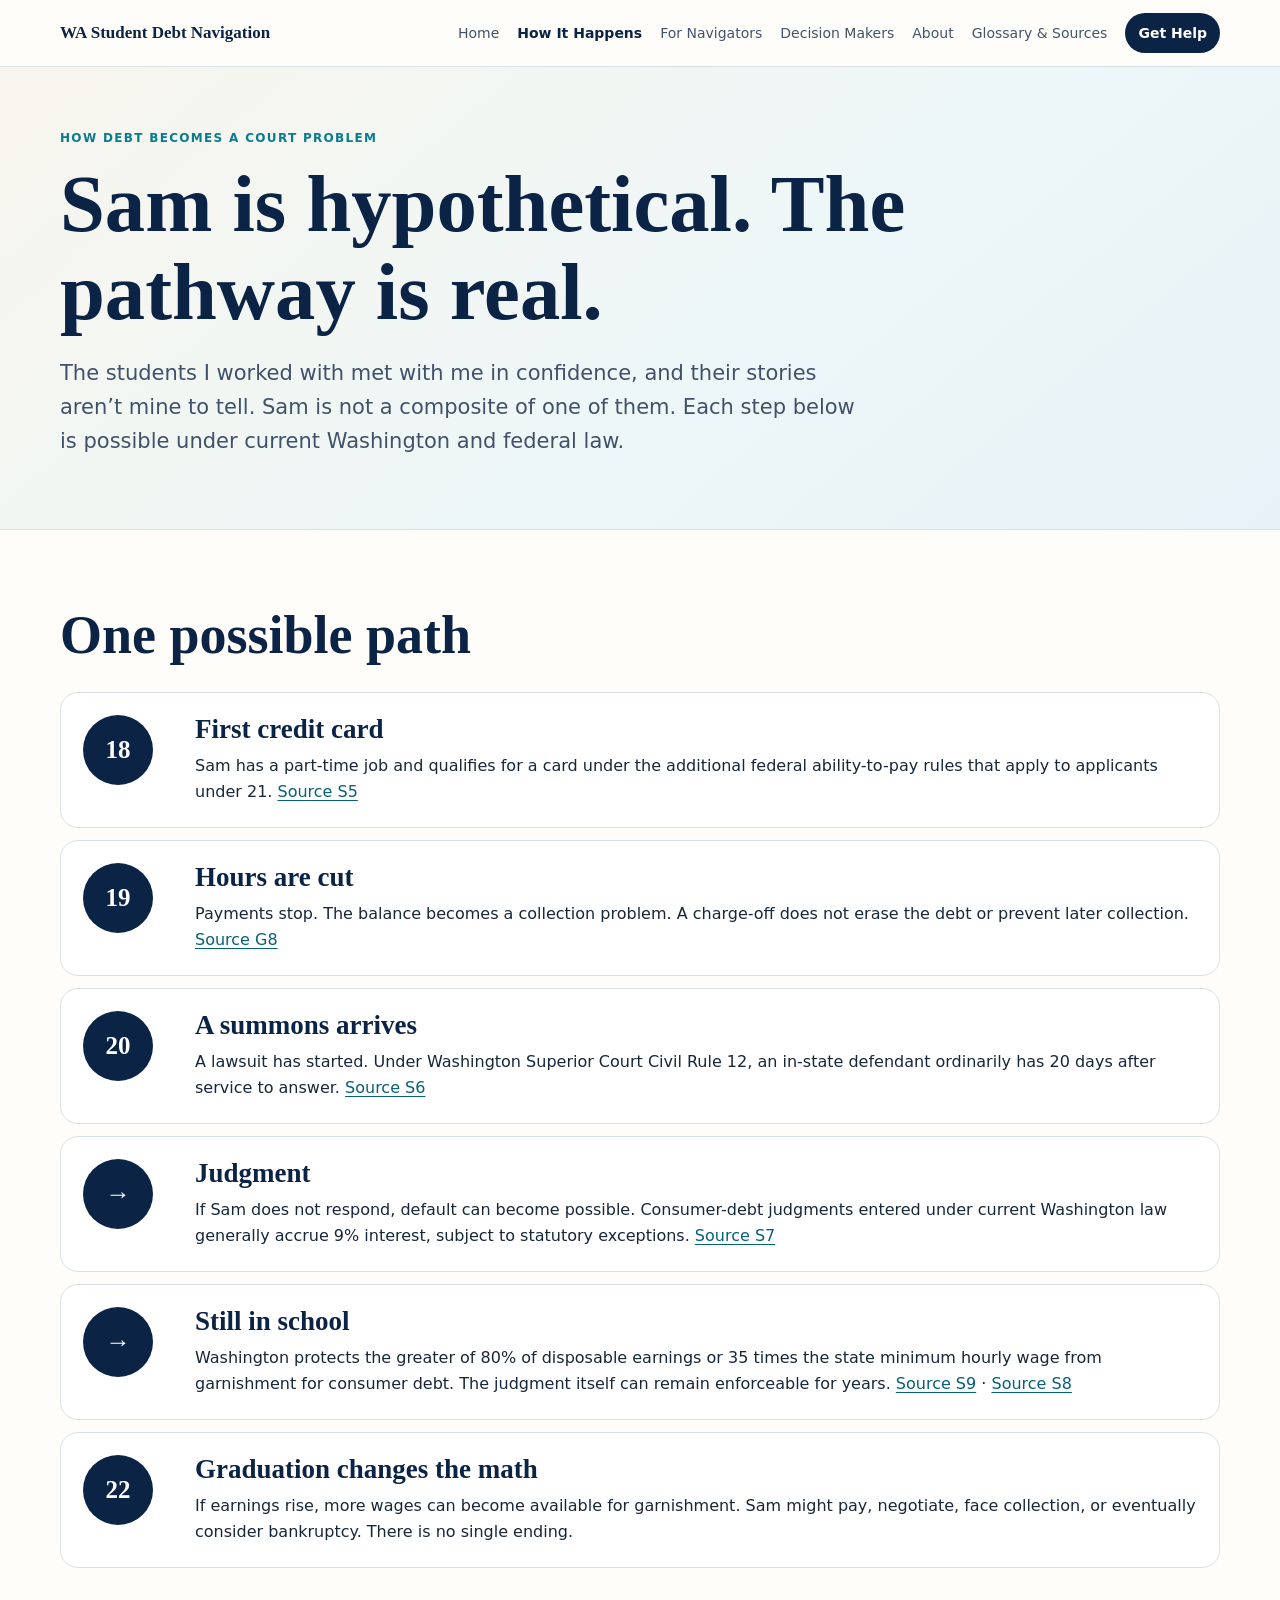
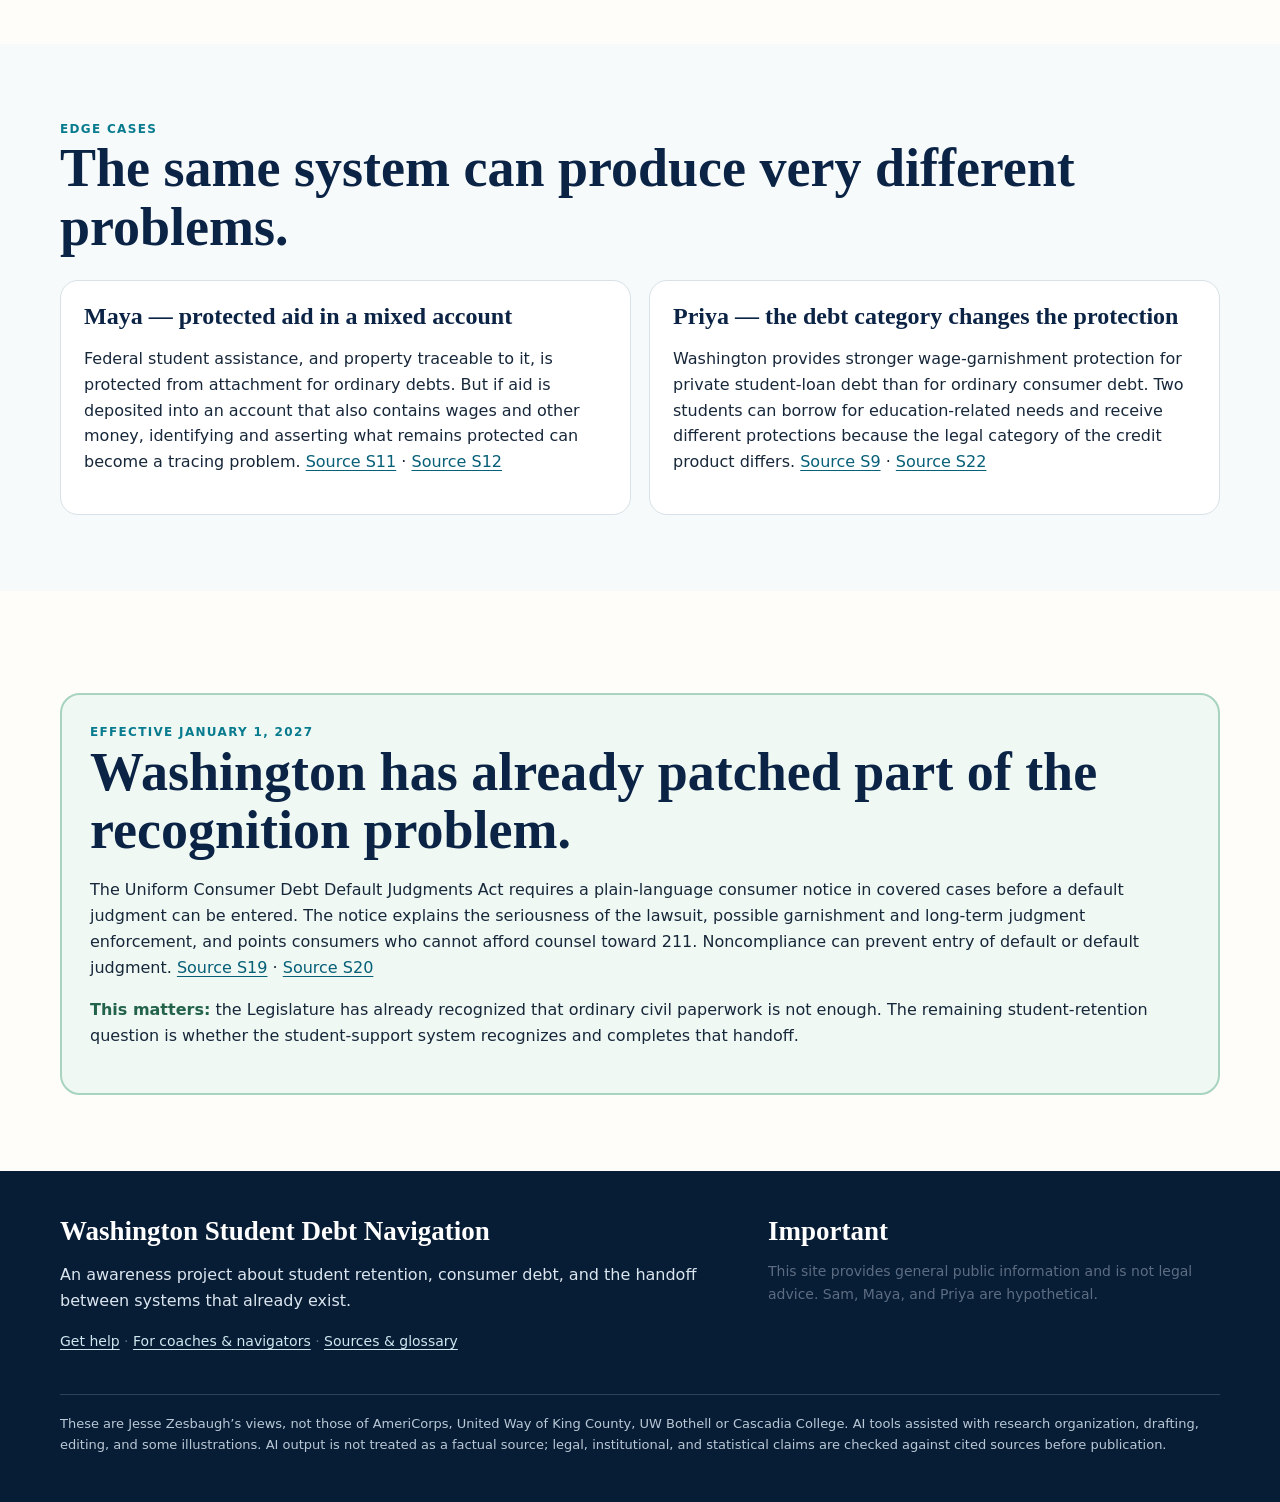
<file: how-it-happens.html>
<!DOCTYPE html>
<html lang="en"><head><meta charset="utf-8"/><meta content="width=device-width,initial-scale=1" name="viewport"/><title>How Consumer Debt Can Follow a Washington College Student | WA Student Debt Navigation</title><meta content="See how consumer debt can become a lawsuit, judgment, interest, and garnishment while a Washington student is still trying to finish college." name="description"/><link href="assets/css/styles.css" rel="stylesheet"/><meta content="Jesse Zesbaugh" name="author"/><meta content="index,follow,max-image-preview:large,max-snippet:-1,max-video-preview:-1" name="robots"/><meta content="#15354a" name="theme-color"/><meta content="website" property="og:type"/><meta content="WA Student Debt Navigation" property="og:site_name"/><meta content="How Consumer Debt Can Follow a Washington College Student | WA Student Debt Navigation" property="og:title"/><meta content="See how consumer debt can become a lawsuit, judgment, interest, and garnishment while a Washington student is still trying to finish college." property="og:description"/><meta content="https://wastudentdebt.org/how-it-happens.html" property="og:url"/><meta content="https://wastudentdebt.org/assets/img/recognize-find-act.png" property="og:image"/><meta content="Illustration of the recognize, find, act, and stay-on-track navigation path for Washington students facing consumer debt." property="og:image:alt"/><meta content="summary_large_image" name="twitter:card"/><meta content="How Consumer Debt Can Follow a Washington College Student | WA Student Debt Navigation" name="twitter:title"/><meta content="See how consumer debt can become a lawsuit, judgment, interest, and garnishment while a Washington student is still trying to finish college." name="twitter:description"/><meta content="https://wastudentdebt.org/assets/img/recognize-find-act.png" name="twitter:image"/><link href="https://wastudentdebt.org/how-it-happens.html" rel="canonical"/><link href="assets/favicon.svg" rel="icon" type="image/svg+xml"/><link href="site.webmanifest" rel="manifest"/><script type="application/ld+json">{"@context":"https://schema.org","@graph":[{"@type":"WebSite","@id":"https://wastudentdebt.org/#website","url":"https://wastudentdebt.org/","name":"Washington Student Debt Navigation","description":"A Washington public-interest project about student retention, consumer debt lawsuits, garnishment, and the missing handoff between campus support and legal help.","inLanguage":"en-US","author":{"@id":"https://wastudentdebt.org/#jesse"}},{"@type":"Person","@id":"https://wastudentdebt.org/#jesse","name":"Jesse Zesbaugh","description":"Former AmeriCorps Benefits Hub Coach and author of the Washington Student Debt Navigation public-interest project."},{"@type":"WebPage","@id":"https://wastudentdebt.org/how-it-happens.html#webpage","url":"https://wastudentdebt.org/how-it-happens.html","name":"How Consumer Debt Can Follow a Washington College Student | WA Student Debt Navigation","description":"See how consumer debt can become a lawsuit, judgment, interest, and garnishment while a Washington student is still trying to finish college.","isPartOf":{"@id":"https://wastudentdebt.org/#website"},"inLanguage":"en-US","author":{"@id":"https://wastudentdebt.org/#jesse"},"dateModified":"2026-10-07","lastReviewed":"2026-10-07"}]}</script></head><body><a class="skip" href="#main">Skip to content</a><header class="site-header"><div class="wrap navrow"><a class="brand" href="index.html">WA Student Debt Navigation</a><nav aria-label="Main navigation" class="desktop-nav"><a href="index.html">Home</a><a aria-current="page" href="how-it-happens.html">How It Happens</a><a href="for-navigators.html">For Navigators</a><a href="for-decision-makers.html">Decision Makers</a><a href="about.html">About</a><a href="glossary-sources.html">Glossary &amp; Sources</a><a class="help-link" href="get-help.html">Get Help</a></nav><details class="mobile-nav"><summary>Menu</summary><nav aria-label="Mobile navigation" class="panel"><a href="index.html">Home</a><a aria-current="page" href="how-it-happens.html">How It Happens</a><a href="for-navigators.html">For Navigators</a><a href="for-decision-makers.html">Decision Makers</a><a href="about.html">About</a><a href="glossary-sources.html">Glossary &amp; Sources</a><a class="help-link" href="get-help.html">Get Help Now</a></nav></details></div></header><main id="main">
<section class="hero compact"><div class="wrap"><div class="eyebrow">How debt becomes a court problem</div><h1>Sam is hypothetical. The pathway is real.</h1><p class="lead">The students I worked with met with me in confidence, and their stories aren’t mine to tell. Sam is not a composite of one of them. Each step below is possible under current Washington and federal law.</p></div></section>
<section class="section"><div class="wrap"><h2>One possible path</h2><div class="timeline">
<div class="step"><div class="age">18</div><div><h3>First credit card</h3><p>Sam has a part-time job and qualifies for a card under the additional federal ability-to-pay rules that apply to applicants under 21. <a href="glossary-sources.html#s5">Source S5</a></p></div></div>
<div class="step"><div class="age">19</div><div><h3>Hours are cut</h3><p>Payments stop. The balance becomes a collection problem. A charge-off does not erase the debt or prevent later collection. <a href="glossary-sources.html#g8">Source G8</a></p></div></div>
<div class="step"><div class="age">20</div><div><h3>A summons arrives</h3><p>A lawsuit has started. Under Washington Superior Court Civil Rule 12, an in-state defendant ordinarily has 20 days after service to answer. <a href="glossary-sources.html#s6">Source S6</a></p></div></div>
<div class="step"><div class="age">→</div><div><h3>Judgment</h3><p>If Sam does not respond, default can become possible. Consumer-debt judgments entered under current Washington law generally accrue 9% interest, subject to statutory exceptions. <a href="glossary-sources.html#s7">Source S7</a></p></div></div>
<div class="step"><div class="age">→</div><div><h3>Still in school</h3><p>Washington protects the greater of 80% of disposable earnings or 35 times the state minimum hourly wage from garnishment for consumer debt. The judgment itself can remain enforceable for years. <a href="glossary-sources.html#s9">Source S9</a> · <a href="glossary-sources.html#s8">Source S8</a></p></div></div>
<div class="step"><div class="age">22</div><div><h3>Graduation changes the math</h3><p>If earnings rise, more wages can become available for garnishment. Sam might pay, negotiate, face collection, or eventually consider bankruptcy. There is no single ending.</p></div></div>
</div></div></section>
<section class="section alt"><div class="wrap"><div class="kicker">Edge cases</div><h2>The same system can produce very different problems.</h2><div class="cards"><article class="card"><h3>Maya — protected aid in a mixed account</h3><p>Federal student assistance, and property traceable to it, is protected from attachment for ordinary debts. But if aid is deposited into an account that also contains wages and other money, identifying and asserting what remains protected can become a tracing problem. <a href="glossary-sources.html#s11">Source S11</a> · <a href="glossary-sources.html#s12">Source S12</a></p></article><article class="card"><h3>Priya — the debt category changes the protection</h3><p>Washington provides stronger wage-garnishment protection for private student-loan debt than for ordinary consumer debt. Two students can borrow for education-related needs and receive different protections because the legal category of the credit product differs. <a href="glossary-sources.html#s9">Source S9</a> · <a href="glossary-sources.html#s22">Source S22</a></p></article></div></div></section>
<section class="section"><div class="wrap"><div class="patch"><div class="kicker">Effective January 1, 2027</div><h2>Washington has already patched part of the recognition problem.</h2><p>The Uniform Consumer Debt Default Judgments Act requires a plain-language consumer notice in covered cases before a default judgment can be entered. The notice explains the seriousness of the lawsuit, possible garnishment and long-term judgment enforcement, and points consumers who cannot afford counsel toward 211. Noncompliance can prevent entry of default or default judgment. <a href="glossary-sources.html#s19">Source S19</a> · <a href="glossary-sources.html#s20">Source S20</a></p><p><strong>This matters:</strong> the Legislature has already recognized that ordinary civil paperwork is not enough. The remaining student-retention question is whether the student-support system recognizes and completes that handoff.</p></div></div></section>
</main><footer class="site-footer"><div class="wrap"><div class="footer-grid"><div><h3>Washington Student Debt Navigation</h3><p>An awareness project about student retention, consumer debt, and the handoff between systems that already exist.</p><p class="small"><a href="get-help.html">Get help</a> · <a href="for-navigators.html">For coaches &amp; navigators</a> · <a href="glossary-sources.html">Sources &amp; glossary</a></p></div><div><h3>Important</h3><p class="small">This site provides general public information and is not legal advice. Sam, Maya, and Priya are hypothetical.</p></div></div><div class="legal">These are Jesse Zesbaugh’s views, not those of AmeriCorps, United Way of King County, UW Bothell or Cascadia College. AI tools assisted with research organization, drafting, editing, and some illustrations. AI output is not treated as a factual source; legal, institutional, and statistical claims are checked against cited sources before publication.</div></div></footer><script src="assets/js/site.js"></script></body></html>
</file>
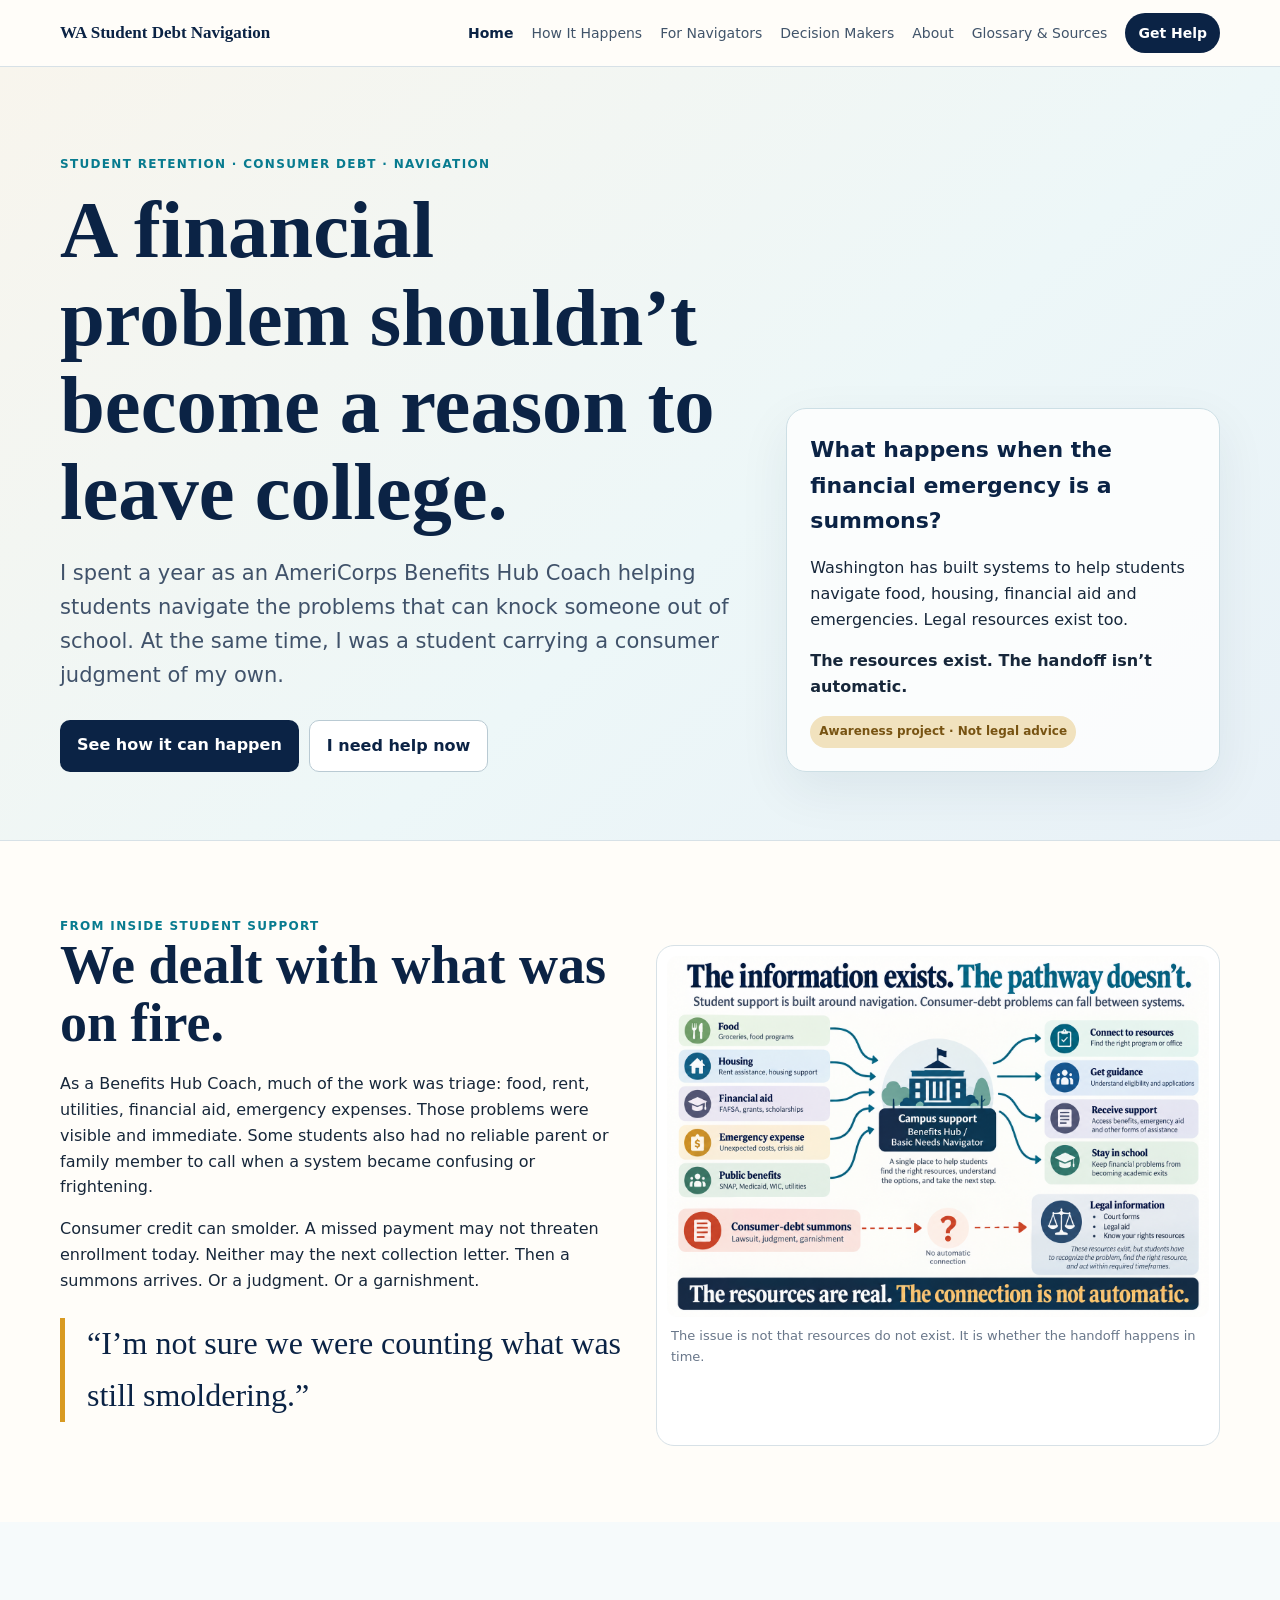
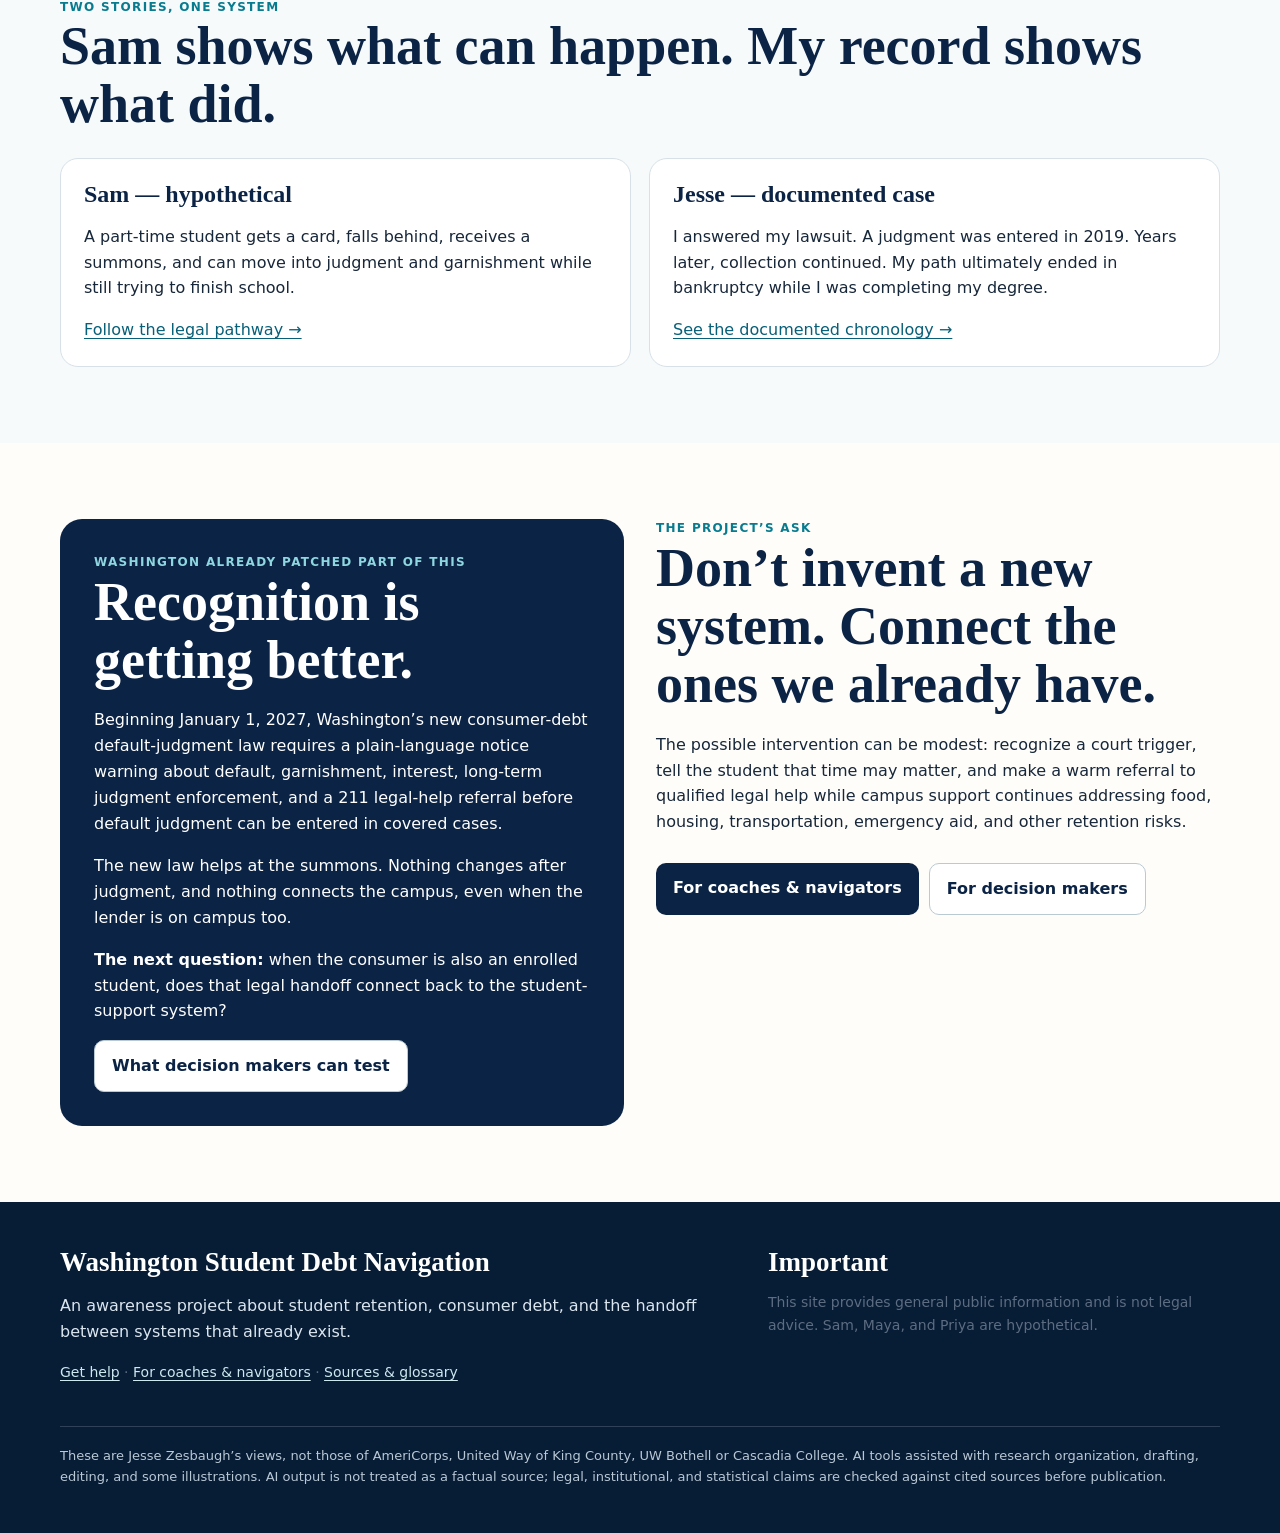
<file: index_2.html>
<!DOCTYPE html>
<html lang="en"><head><meta charset="utf-8"/><meta content="width=device-width,initial-scale=1" name="viewport"/><title>Washington Student Debt Navigation | Student Retention &amp; Consumer Debt</title><meta content="A Washington public-interest project about student retention, consumer debt lawsuits, garnishment, and the missing handoff between campus support and legal help." name="description"/><link href="assets/css/styles.css" rel="stylesheet"/><meta content="Jesse Zesbaugh" name="author"/><meta content="index,follow,max-image-preview:large,max-snippet:-1,max-video-preview:-1" name="robots"/><meta content="#15354a" name="theme-color"/><meta content="website" property="og:type"/><meta content="WA Student Debt Navigation" property="og:site_name"/><meta content="Washington Student Debt Navigation | Student Retention &amp; Consumer Debt" property="og:title"/><meta content="A Washington public-interest project about student retention, consumer debt lawsuits, garnishment, and the missing handoff between campus support and legal help." property="og:description"/><meta content="https://wastudentdebt.org/" property="og:url"/><meta content="https://wastudentdebt.org/assets/img/recognize-find-act.png" property="og:image"/><meta content="Illustration of the recognize, find, act, and stay-on-track navigation path for Washington students facing consumer debt." property="og:image:alt"/><meta content="summary_large_image" name="twitter:card"/><meta content="Washington Student Debt Navigation | Student Retention &amp; Consumer Debt" name="twitter:title"/><meta content="A Washington public-interest project about student retention, consumer debt lawsuits, garnishment, and the missing handoff between campus support and legal help." name="twitter:description"/><meta content="https://wastudentdebt.org/assets/img/recognize-find-act.png" name="twitter:image"/><link href="https://wastudentdebt.org/" rel="canonical"/><link href="assets/favicon.svg" rel="icon" type="image/svg+xml"/><link href="site.webmanifest" rel="manifest"/><script type="application/ld+json">{"@context":"https://schema.org","@graph":[{"@type":"WebSite","@id":"https://wastudentdebt.org/#website","url":"https://wastudentdebt.org/","name":"Washington Student Debt Navigation","description":"A Washington public-interest project about student retention, consumer debt lawsuits, garnishment, and the missing handoff between campus support and legal help.","inLanguage":"en-US","author":{"@id":"https://wastudentdebt.org/#jesse"}},{"@type":"Person","@id":"https://wastudentdebt.org/#jesse","name":"Jesse Zesbaugh","description":"Former AmeriCorps Benefits Hub Coach and author of the Washington Student Debt Navigation public-interest project."},{"@type":"WebPage","@id":"https://wastudentdebt.org/#webpage","url":"https://wastudentdebt.org/","name":"Washington Student Debt Navigation | Student Retention & Consumer Debt","description":"A Washington public-interest project about student retention, consumer debt lawsuits, garnishment, and the missing handoff between campus support and legal help.","isPartOf":{"@id":"https://wastudentdebt.org/#website"},"inLanguage":"en-US","author":{"@id":"https://wastudentdebt.org/#jesse"},"dateModified":"2026-10-22","lastReviewed":"2026-10-22"}]}</script></head><body><a class="skip" href="#main">Skip to content</a><header class="site-header"><div class="wrap navrow"><a class="brand" href="index.html">WA Student Debt Navigation</a><nav aria-label="Main navigation" class="desktop-nav"><a aria-current="page" href="index.html">Home</a><a href="how-it-happens.html">How It Happens</a><a href="for-navigators.html">For Navigators</a><a href="for-decision-makers.html">Decision Makers</a><a href="about.html">About</a><a href="glossary-sources.html">Glossary &amp; Sources</a><a class="help-link" href="get-help.html">Get Help</a></nav><details class="mobile-nav"><summary>Menu</summary><nav aria-label="Mobile navigation" class="panel"><a aria-current="page" href="index.html">Home</a><a href="how-it-happens.html">How It Happens</a><a href="for-navigators.html">For Navigators</a><a href="for-decision-makers.html">Decision Makers</a><a href="about.html">About</a><a href="glossary-sources.html">Glossary &amp; Sources</a><a class="help-link" href="get-help.html">Get Help Now</a></nav></details></div></header><main id="main">
<section class="hero"><div class="wrap hero-grid"><div><div class="eyebrow">Student retention · consumer debt · navigation</div><h1>A financial problem shouldn’t become a reason to leave college.</h1><p class="lead">I spent a year as an AmeriCorps Benefits Hub Coach helping students navigate the problems that can knock someone out of school. At the same time, I was a student carrying a consumer judgment of my own.</p><div class="buttons"><a class="btn primary" href="how-it-happens.html">See how it can happen</a><a class="btn secondary" href="get-help.html">I need help now</a></div></div><aside class="hero-card"><strong>What happens when the financial emergency is a summons?</strong><p>Washington has built systems to help students navigate food, housing, financial aid and emergencies. Legal resources exist too.</p><p><b>The resources exist. The handoff isn’t automatic.</b></p><span class="badge">Awareness project · Not legal advice</span></aside></div></section>
<section class="section"><div class="wrap grid2"><div><div class="kicker">From inside student support</div><h2>We dealt with what was on fire.</h2><p>As a Benefits Hub Coach, much of the work was triage: food, rent, utilities, financial aid, emergency expenses. Those problems were visible and immediate. Some students also had no reliable parent or family member to call when a system became confusing or frightening.</p><p>Consumer credit can smolder. A missed payment may not threaten enrollment today. Neither may the next collection letter. Then a summons arrives. Or a judgment. Or a garnishment.</p><div class="quote">“I’m not sure we were counting what was still smoldering.”</div></div><div class="figure"><img alt="Diagram showing campus support connected to food, housing, financial aid, emergency expenses, and public benefits, while a consumer-debt summons has no automatic connection to legal information." src="assets/img/navigation-gap.png"/><div class="caption">The issue is not that resources do not exist. It is whether the handoff happens in time.</div></div></div></section>
<section class="section alt"><div class="wrap"><div class="kicker">Two stories, one system</div><h2>Sam shows what can happen. My record shows what did.</h2><div class="cards"><article class="card"><h3>Sam — hypothetical</h3><p>A part-time student gets a card, falls behind, receives a summons, and can move into judgment and garnishment while still trying to finish school.</p><a href="how-it-happens.html">Follow the legal pathway →</a></article><article class="card"><h3>Jesse — documented case</h3><p>I answered my lawsuit. A judgment was entered in 2019. Years later, collection continued. My path ultimately ended in bankruptcy while I was completing my degree.</p><a href="about.html">See the documented chronology →</a></article></div></div></section>
<section class="section"><div class="wrap grid2"><div class="callout"><div class="kicker">Washington already patched part of this</div><h2>Recognition is getting better.</h2><p>Beginning January 1, 2027, Washington’s new consumer-debt default-judgment law requires a plain-language notice warning about default, garnishment, interest, long-term judgment enforcement, and a 211 legal-help referral before default judgment can be entered in covered cases.</p><p>The new law helps at the summons. Nothing changes after judgment, and nothing connects the campus, even when the lender is on campus too.</p><p><b>The next question:</b> when the consumer is also an enrolled student, does that legal handoff connect back to the student-support system?</p><a class="btn secondary" href="for-decision-makers.html">What decision makers can test</a></div><div><div class="kicker">The project’s ask</div><h2>Don’t invent a new system. Connect the ones we already have.</h2><p>The possible intervention can be modest: recognize a court trigger, tell the student that time may matter, and make a warm referral to qualified legal help while campus support continues addressing food, housing, transportation, emergency aid, and other retention risks.</p><div class="buttons"><a class="btn primary" href="for-navigators.html">For coaches &amp; navigators</a><a class="btn secondary" href="for-decision-makers.html">For decision makers</a></div></div></div></section>
</main><footer class="site-footer"><div class="wrap"><div class="footer-grid"><div><h3>Washington Student Debt Navigation</h3><p>An awareness project about student retention, consumer debt, and the handoff between systems that already exist.</p><p class="small"><a href="get-help.html">Get help</a> · <a href="for-navigators.html">For coaches &amp; navigators</a> · <a href="glossary-sources.html">Sources &amp; glossary</a></p></div><div><h3>Important</h3><p class="small">This site provides general public information and is not legal advice. Sam, Maya, and Priya are hypothetical.</p></div></div><div class="legal">These are Jesse Zesbaugh’s views, not those of AmeriCorps, United Way of King County, UW Bothell or Cascadia College. AI tools assisted with research organization, drafting, editing, and some illustrations. AI output is not treated as a factual source; legal, institutional, and statistical claims are checked against cited sources before publication.</div></div></footer><script src="assets/js/site.js"></script></body></html>
</file>
<file: assets/css/styles.css>
/* Washington Student Debt Navigation — static site */
:root{
 --navy:#0b2345;--navy2:#203a5f;--teal:#087b8f;--green:#3f8c68;--gold:#d89a22;
 --cream:#f8f5ed;--paper:#fffdf9;--mist:#eaf3f7;--line:#d7e1e7;--red:#9a4434;--soft:#f5f8f9;
 --text:#17273a;--muted:#5d6d81;--max:1160px;
}
*{box-sizing:border-box}html{scroll-behavior:smooth}body{margin:0;background:var(--paper);color:var(--text);font-family:Inter,ui-sans-serif,system-ui,-apple-system,BlinkMacSystemFont,"Segoe UI",sans-serif;line-height:1.62}
a{color:#075f78;text-underline-offset:3px}a:hover{color:#043b4b}.wrap{width:min(var(--max),calc(100% - 32px));margin:auto}
.skip{position:absolute;left:-9999px}.skip:focus{left:12px;top:12px;background:#fff;padding:10px 14px;z-index:1000;border:2px solid var(--navy)}
.site-header{position:sticky;top:0;z-index:50;background:rgba(255,253,249,.96);backdrop-filter:blur(12px);border-bottom:1px solid var(--line)}
.navrow{min-height:66px;display:flex;align-items:center;gap:18px}.brand{font-family:Georgia,serif;font-weight:700;color:var(--navy);text-decoration:none;font-size:17px;white-space:nowrap}.desktop-nav{margin-left:auto;display:flex;gap:18px;align-items:center}.desktop-nav a{text-decoration:none;color:#41546a;font-size:14px}.desktop-nav a[aria-current="page"]{color:var(--navy);font-weight:800}.help-link{background:var(--navy)!important;color:#fff!important;padding:9px 13px;border-radius:999px;font-weight:800}
.mobile-nav{display:none;margin-left:auto;position:relative}.mobile-nav summary{cursor:pointer;list-style:none;border:1px solid #b8c8d3;background:white;color:var(--navy);padding:8px 11px;border-radius:10px;font-weight:800}.mobile-nav summary::-webkit-details-marker{display:none}.mobile-nav .panel{position:absolute;right:0;top:47px;width:min(330px,calc(100vw - 24px));background:white;border:1px solid var(--line);border-radius:16px;box-shadow:0 18px 48px rgba(14,42,65,.16);padding:9px}.mobile-nav a{display:block;padding:11px;border-radius:9px;text-decoration:none;color:#32475d}.mobile-nav a:hover{background:#f3f7f8}
.hero{padding:88px 0 68px;background:linear-gradient(140deg,var(--cream),#edf7f8 58%,#e8f1f7);border-bottom:1px solid var(--line)}.hero.compact{padding:62px 0 50px}.hero-grid{display:grid;grid-template-columns:1.22fr .78fr;gap:48px;align-items:end}.eyebrow,.kicker{text-transform:uppercase;letter-spacing:.11em;font-size:12px;font-weight:850;color:var(--teal)}h1,h2,h3{font-family:Georgia,serif;color:var(--navy);line-height:1.08}h1{font-size:clamp(44px,6.3vw,82px);max-width:970px;margin:12px 0 20px}h2{font-size:clamp(32px,4.5vw,54px);margin:0 0 18px}h3{font-size:27px;margin:0 0 9px}.lead{font-size:21px;max-width:810px;color:#40526a}.hero-card{background:rgba(255,255,255,.8);border:1px solid #cddfe5;border-radius:20px;padding:23px;box-shadow:0 18px 52px rgba(15,45,68,.07)}.hero-card strong{display:block;font-size:22px;color:var(--navy);margin-bottom:7px}.badge{display:inline-block;background:#f1e2be;color:#775312;padding:6px 9px;border-radius:999px;font-size:12px;font-weight:850}
.buttons{display:flex;gap:10px;flex-wrap:wrap;margin-top:28px}.btn{display:inline-block;text-decoration:none;padding:12px 17px;border-radius:10px;font-weight:850}.btn.primary{background:var(--navy);color:#fff}.btn.secondary{background:#fff;border:1px solid #b9cad3;color:var(--navy)}
.section{padding:76px 0}.section.alt{background:#f6fafb}.grid2{display:grid;grid-template-columns:1fr 1fr;gap:32px}.grid3{display:grid;grid-template-columns:repeat(3,1fr);gap:18px}.quote{font-family:Georgia,serif;font-size:32px;color:var(--navy);border-left:5px solid var(--gold);padding-left:22px;margin:24px 0}.callout{background:var(--navy);color:#fff;border-radius:22px;padding:34px}.callout h2,.callout h3{color:#fff}.callout .kicker{color:#8ed6e0}.note{border-left:4px solid var(--teal);background:#f0f8f9;padding:18px 20px;border-radius:0 12px 12px 0}.warning{border-left-color:var(--gold);background:#fff8ea}.plain-card,.card{border:1px solid var(--line);border-radius:18px;padding:23px;background:#fff}.card h3{font-size:24px}.cards{display:grid;grid-template-columns:repeat(2,1fr);gap:18px;margin-top:24px}
.timeline{display:grid;gap:12px;margin-top:28px}.step{display:grid;grid-template-columns:92px 1fr;gap:20px;padding:22px;border:1px solid var(--line);border-radius:18px;background:#fff}.age{width:70px;height:70px;border-radius:50%;display:grid;place-items:center;background:var(--navy);color:#fff;font-family:Georgia,serif;font-size:25px;font-weight:700}.step p{margin:5px 0 0}.patch{border:2px solid #a7d3c0;background:#eff8f3;border-radius:20px;padding:28px;margin-top:26px}.patch strong{color:#23634a}.record{background:#f5f0e8;border-radius:20px;padding:32px}.record-row{display:grid;grid-template-columns:135px 1fr;gap:18px;padding:15px 0;border-bottom:1px solid #ddd6c8}.record-row:last-child{border-bottom:0}.date{font-weight:850;color:var(--navy)}
.figure{margin:28px 0 0;background:#fff;border:1px solid var(--line);border-radius:18px;padding:10px;overflow:hidden}.figure img{display:block;width:100%;height:auto;border-radius:11px}.caption{font-size:13px;color:#69778a;padding:8px 4px 0}
.checklist{display:grid;grid-template-columns:1fr 1fr;gap:14px;margin-top:24px}.check{border:1px solid var(--line);border-radius:15px;padding:18px;background:#fff}.check b{display:block;color:var(--navy);margin-bottom:4px}.number{display:inline-grid;place-items:center;width:28px;height:28px;border-radius:50%;background:var(--navy);color:#fff;font-weight:900;margin-right:7px}
.help-grid{display:grid;grid-template-columns:repeat(2,1fr);gap:16px}.help-item{border:1px solid #c7dce3;background:#fff;border-radius:16px;padding:22px}.help-item h3{font-size:23px}.help-item .action{display:inline-block;margin-top:8px;font-weight:850}
.glossary{display:grid;grid-template-columns:repeat(3,1fr);gap:12px}.term{border-top:3px solid #cddce3;background:#f7fafb;padding:17px;border-radius:8px}.term b{display:block;color:var(--navy);margin-bottom:4px}.source-list{display:grid;grid-template-columns:1fr 1fr;gap:9px 28px}.source-item{font-size:14px;border-top:1px solid #e5ecef;padding-top:10px}.source-item b{color:var(--navy)}
.policy-list{display:grid;gap:13px}.policy{border:1px solid var(--line);border-radius:15px;padding:20px;background:#fff}.policy h3{font-size:22px}.stats{display:grid;grid-template-columns:repeat(4,1fr);gap:13px}.stat{background:#fff;border:1px solid var(--line);border-radius:15px;padding:18px}.stat b{display:block;font-family:Georgia,serif;color:var(--navy);font-size:30px}.small{font-size:14px;color:var(--muted)}.tiny{font-size:12.5px;color:#6f7e90}.anchor-offset{scroll-margin-top:90px}
.site-footer{background:#071c35;color:#dbe6ef;padding:46px 0}.site-footer h3{color:#fff}.footer-grid{display:grid;grid-template-columns:1.2fr .8fr;gap:30px}.site-footer a{color:#cde8ef}.legal{border-top:1px solid rgba(255,255,255,.16);margin-top:28px;padding-top:18px;font-size:13px;color:#b9c8d5}
.print-only{display:none}
@media(max-width:900px){.desktop-nav{display:none}.mobile-nav{display:block}.hero-grid,.grid2{grid-template-columns:1fr}.grid3,.glossary{grid-template-columns:1fr 1fr}.section{padding:58px 0}.hero{padding:56px 0}.hero.compact{padding:46px 0 38px}.record-row{grid-template-columns:1fr}.stats{grid-template-columns:1fr 1fr}.footer-grid{grid-template-columns:1fr}.source-list{grid-template-columns:1fr}.checklist{grid-template-columns:1fr}.brand{font-size:15px}}
@media(max-width:600px){.wrap{width:min(var(--max),calc(100% - 24px))}.navrow{min-height:58px}.brand{max-width:210px;line-height:1.1}.hero{padding:42px 0 48px}h1{font-size:clamp(39px,12vw,56px)}h2{font-size:clamp(30px,9.5vw,43px)}.lead{font-size:18px}.buttons{display:grid}.btn{text-align:center}.cards,.help-grid,.grid3,.glossary,.stats{grid-template-columns:1fr}.step{grid-template-columns:55px 1fr;gap:13px;padding:17px}.age{width:50px;height:50px;font-size:20px}.callout,.record{padding:23px}.quote{font-size:27px}.section{padding:46px 0}.hero-card{padding:19px}.figure{margin-left:-2px;margin-right:-2px}.site-footer{padding:38px 0}}
@media print{.site-header,.mobile-nav,.buttons{display:none!important}.section,.hero{padding:26px 0}.site-footer{background:#fff;color:#111}.site-footer h3{color:#111}.print-only{display:block}.figure{break-inside:avoid}a{color:#111;text-decoration:none}}
</file>
